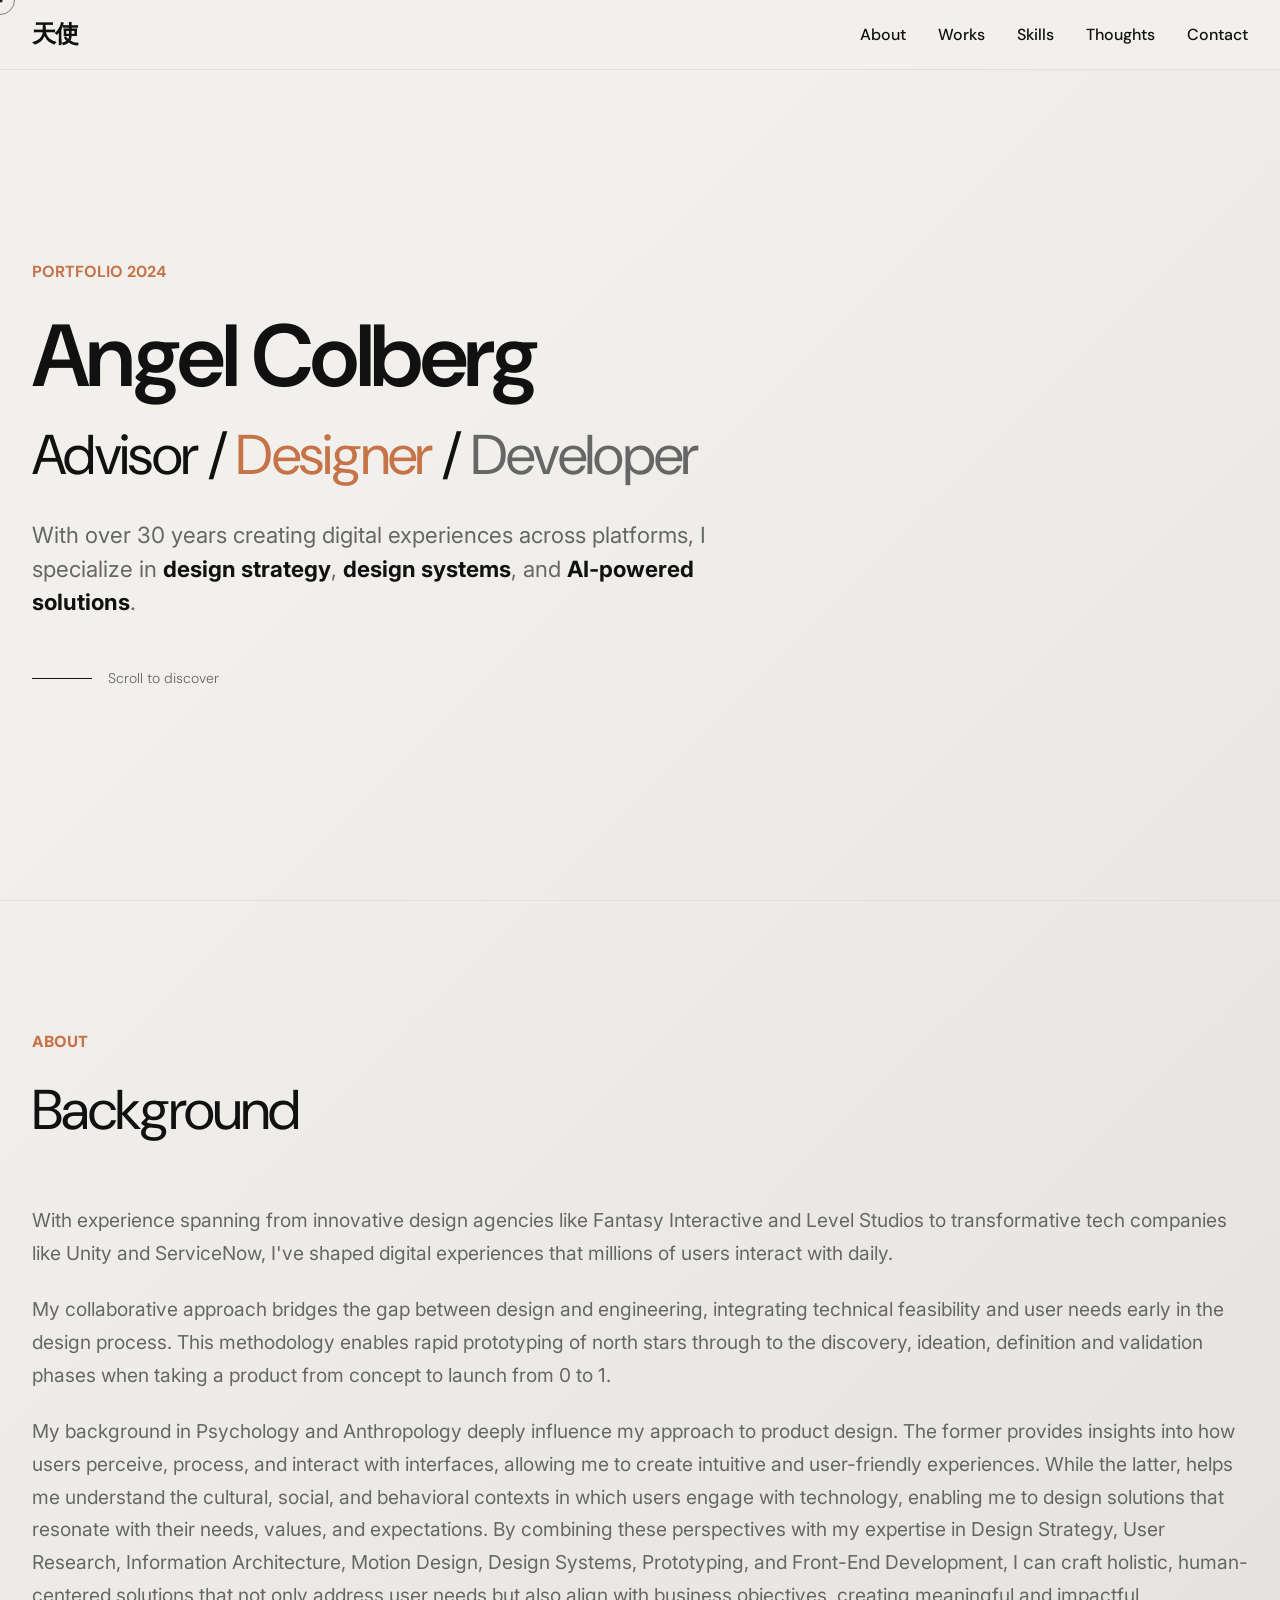
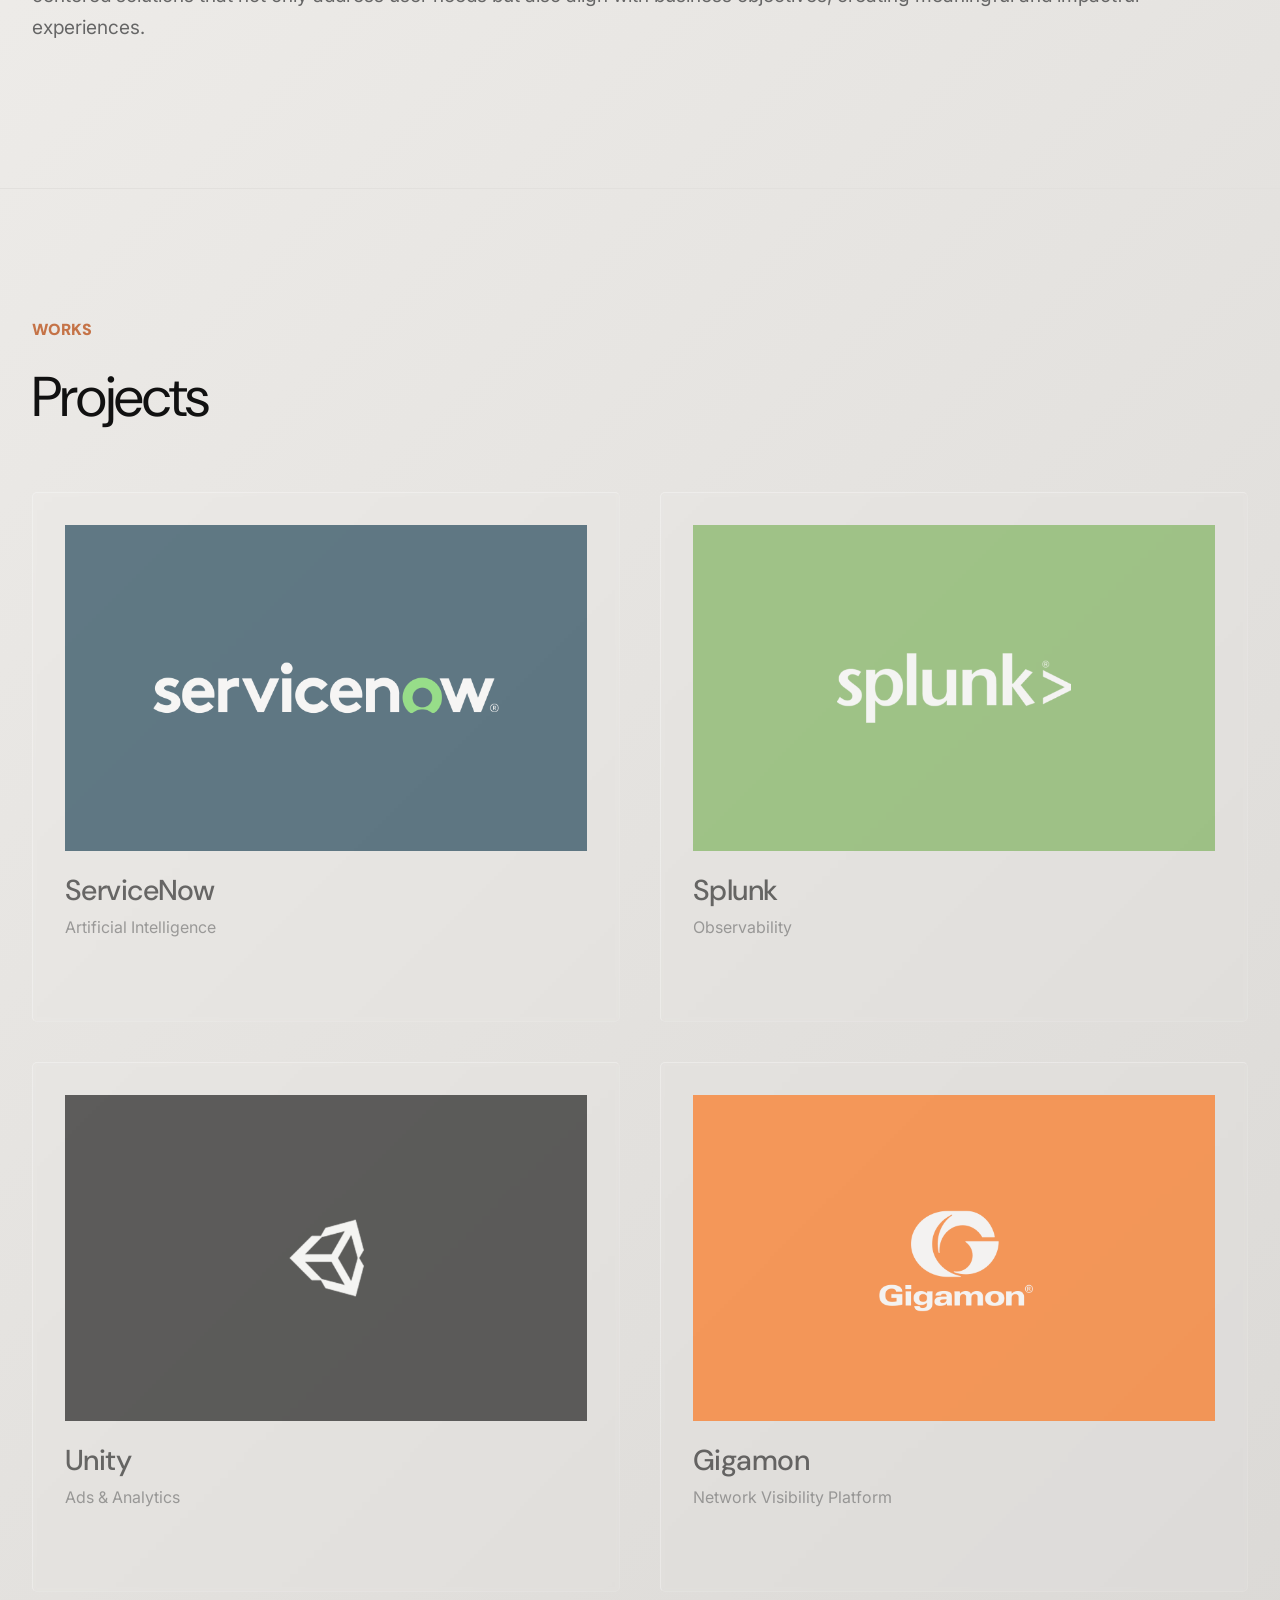
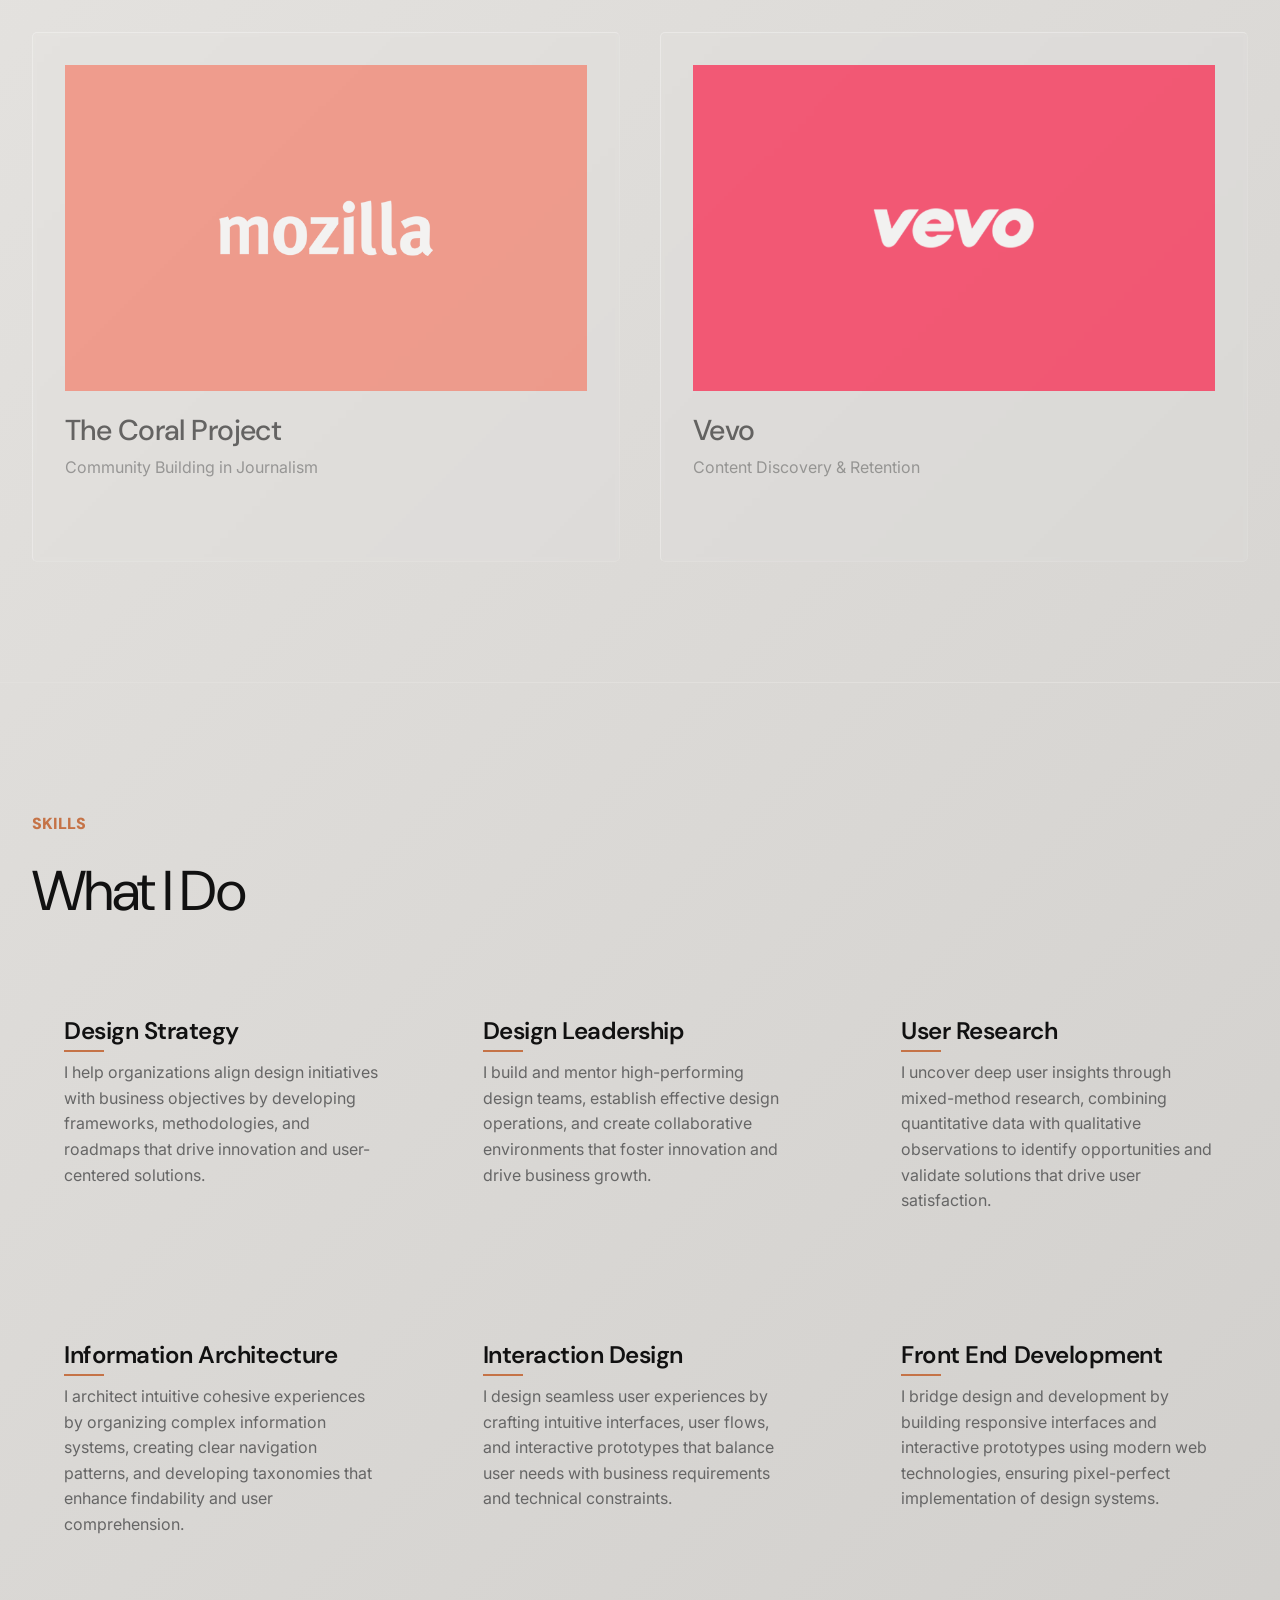
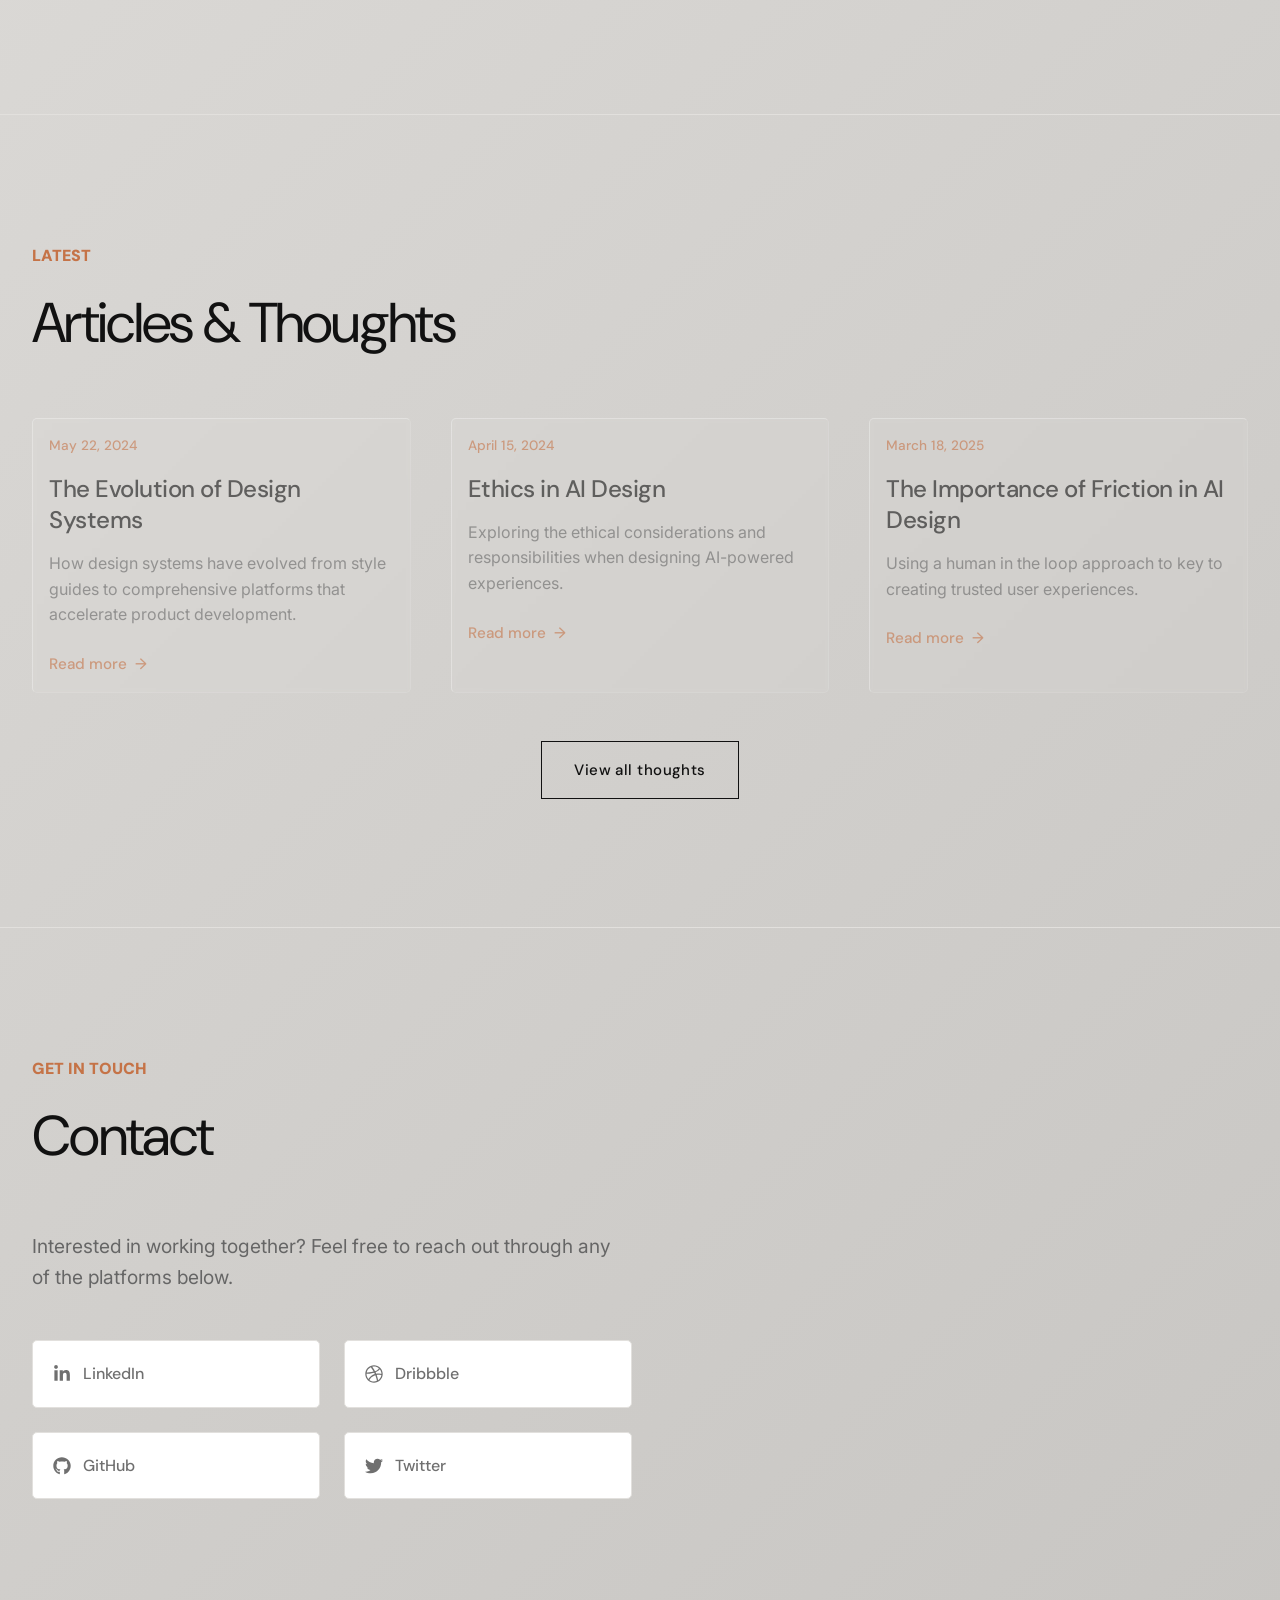
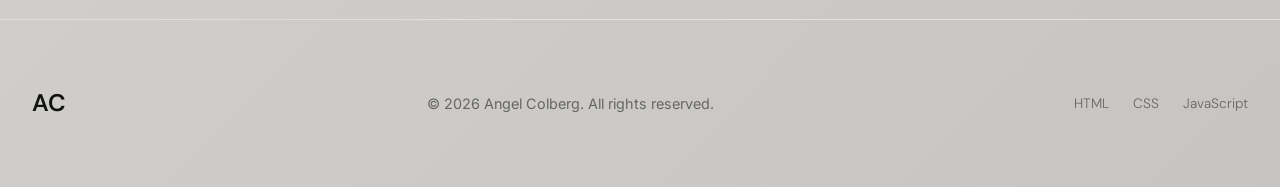
<file: index.html>
<!DOCTYPE html>
<html lang="en">
<head>
  <meta charset="utf-8">
  <meta name="viewport" content="width=device-width, initial-scale=1.0">
  <title>Angel Colberg | Advisor, Design Director & Developer</title>
  <meta name="description" content="Portfolio of Angel Colberg - UX Designer, Developer, and Director with 30+ years of experience">
  <link rel="shortcut icon" type="image/x-icon" href="images/favicon.ico">
  
  <!-- CSS -->
  <link rel="stylesheet" href="css/style.css">
  <link rel="stylesheet" href="css/glitch.css">

  <!-- Fonts -->
  <link rel="preconnect" href="https://fonts.googleapis.com">
  <link rel="preconnect" href="https://fonts.gstatic.com" crossorigin>
  <link href="https://fonts.googleapis.com/css2?family=Inter:wght@300;400;500;700&family=DM+Sans:opsz,wght@9..40,400;9..40,500;9..40,600;9..40,700&display=swap" rel="stylesheet">
</head>

<body>
  <!-- Custom cursor -->
  <div class="cursor-outer"></div>
  <div class="cursor-inner"></div>

  <header class="site-header">
    <div class="container">
      <nav>
        <a href="#" class="logo glitch">
          <div class="stack" style="--stacks: 3;">
            <span style="--index: 0;" >天使</span>
            <span style="--index: 1;" >天使</span>
            <span style="--index: 2;" >天使</span>
          </div>
        </a>
        <ul class="main-nav">
          <li><a href="#about" data-nav="about">About</a></li>
          <li><a href="#work" data-nav="work">Works</a></li>
          <li><a href="#skills" data-nav="skills">Skills</a></li>
          <li><a href="thoughts.html" data-nav="thoughts">Thoughts</a></li>
          <li><a href="#contact" data-nav="contact">Contact</a></li>
        </ul>
        <button class="menu-toggle" aria-label="Toggle menu" aria-expanded="false">
          <span></span>
          <span></span>
        </button>
      </nav>
    </div>
  </header>

  <div class="scroll-container">
    <main>
      <!-- Hero Section -->
      <section class="hero" id="home">
        <div class="container">
          <div class="hero-content animate">
            <div class="badge animate">Portfolio 2024</div>
            <h1 class="glitch">
             
              
              
              <typewriter-component class="subtitle" ispeed="200">
                Angel Colberg
              </typewriter-component>
            <h2>
              
              <span class="line animate">Advisor</span> /
              <span class="line animate delay-1 highlight">Designer</span> / 
              <span class="line animate delay-2 text-muted">Developer</span>
            </h2>
            <p class="hero-subtitle animate delay-3">
              With over 30 years creating digital experiences across platforms, 
              I specialize in <strong>design strategy</strong>, <strong>design systems</strong>, and <strong>AI-powered solutions</strong>.
            </p>
            <div class="scroll-indicator animate delay-4">
              <span class="line"></span>
              <span class="text">Scroll to discover</span>
            </div>
          </div>
        </div>
      </section>

      <!-- About Section -->
      <section class="about" id="about">
        <div class="container">
          <div class="section-header animate">
            <span class="eyebrow">About</span>
            <h2>Background</h2>
          </div>
          <div class="about-content">
            <div class="about-text">
              <p class="animate delay-1">
                With experience spanning from innovative design agencies like Fantasy Interactive and Level Studios 
                to transformative tech companies like Unity and ServiceNow, I've shaped digital experiences that millions of users interact with daily.
              </p>
              <p class="animate delay-2">
                My collaborative approach bridges the gap between design and engineering, 
                integrating technical feasibility and user needs early in the design process. 
                This methodology enables rapid prototyping of north stars through to the discovery, ideation, definition and validation phases when taking a product from concept to launch
                from 0 to 1.
              </p>
              <p class="animate delay-3">
                My background in Psychology and Anthropology deeply influence my approach to product design. 
                The former provides insights into how users perceive, process, and interact with interfaces, allowing me to create intuitive and user-friendly experiences. 
                While the latter, helps me understand the cultural, social, and behavioral contexts in which users engage with technology, enabling me to design solutions that resonate with their needs, values, and expectations.
                By combining these perspectives with my expertise in Design Strategy, User Research, Information Architecture, Motion Design, Design Systems, Prototyping, and Front-End Development, 
                I can craft holistic, human-centered solutions that not only address user needs but also align with business objectives, creating meaningful and impactful experiences.
              </p>
            </div>
          </div>
        </div>
      </section>

      <!-- Work Section -->
      <section class="work" id="work">
        <div class="container">
          <div class="section-header animate">
            <span class="eyebrow">Works</span>
            <h2>Projects</h2>
          </div>
          <div class="project-grid">
            <!-- Project 1 -->
            <article class="project-card glass animate" data-project="servicenow">
              <div class="project-card-inner">
                <div class="project-image">
                  <img src="images/logo/servicenow-full-2.png" alt="ServiceNow">
                </div>
                <div class="project-info">
                  <h3>ServiceNow</h3>
                  <p>Artificial Intelligence</p>
                  <span class="view-project">View Project <span class="arrow">→</span></span>
                </div>
              </div>
            </article>

            <!-- Project 2 -->
            <article class="project-card animate glass" data-project="splunk">
              <div class="project-card-inner">
                <div class="project-image">
                  <img src="images/logo/splunk-full-2.png" alt="Splunk">
                </div>
                <div class="project-info">
                  <h3>Splunk</h3>
                  <p>Observability</p>
                  <span class="view-project">View Project <span class="arrow">→</span></span>
                </div>
              </div>
            </article>

            <!-- Project 3 -->
            <article class="project-card animate glass" data-project="unity">
              <div class="project-card-inner">
                <div class="project-image">
                  <img src="images/projects/unity/unity-full.png" alt="Unity">
                </div>
                <div class="project-info">
                  <h3>Unity</h3>
                  <p>Ads & Analytics</p>
                  <span class="view-project">View Project <span class="arrow">→</span></span>
                </div>
              </div>
            </article>

            <!-- Project 4 -->
            <article class="project-card animate glass" data-project="gigamon">
              <div class="project-card-inner">
                <div class="project-image">
                  <img src="images/logo/giga-hero.png" alt="Gigamon">
                </div>
                <div class="project-info">
                  <h3>Gigamon</h3>
                  <p>Network Visibility Platform</p>
                  <span class="view-project">View Project <span class="arrow">→</span></span>
                </div>
              </div>
            </article>

            <!-- Project 5 -->
            <article class="project-card animate glass" data-project="mozilla">
              <div class="project-card-inner">
                <div class="project-image">
                  <img src="images/projects/mozilla/coral-full.png" alt="The Coral Project">
                </div>
                <div class="project-info">
                  <h3>The Coral Project</h3>
                  <p>Community Building in Journalism</p>
                  <span class="view-project">View Project <span class="arrow">→</span></span>
                </div>
              </div>
            </article>

            <!-- Project 6 -->
            <article class="project-card animate glass" data-project="vevo">
              <div class="project-card-inner">
                <div class="project-image">
                  <img src="images/projects/vevo/vevo-full-2.png" alt="Vevo">
                </div>
                <div class="project-info">
                  <h3>Vevo</h3>
                  <p>Content Discovery & Retention</p>
                  <span class="view-project">View Project <span class="arrow">→</span></span>
                </div>
              </div>
            </article>
          </div>
        </div>
      </section>

      <!-- Project Modal -->
      <dialog class="project-modal" id="project-modal">
        <button class="close-modal" aria-label="Close modal">&times;</button>
        <div class="modal-content">
          <div class="modal-body" id="modal-content"></div>
        </div>
      </dialog>

      <!-- Skills Section -->
      <section class="skills" id="skills">
        <div class="container">
          <div class="section-header animate">
            <span class="eyebrow">Skills</span>
            <h2>What I Do</h2>
          </div>
          <div class="skills-grid">
            <div class="skill-card animate">
              <h3>Design Strategy</h3>
              <p>I help organizations align design initiatives with business objectives by developing frameworks, methodologies, and roadmaps that drive innovation and user-centered solutions.</p>
            </div>
            <div class="skill-card animate">
              <h3>Design Leadership</h3>
              <p>I build and mentor high-performing design teams, establish effective design operations, and create collaborative environments that foster innovation and drive business growth.</p>
            </div>
            <div class="skill-card animate">
              <h3>User Research</h3>
              <p>I uncover deep user insights through mixed-method research, combining quantitative data with qualitative observations to identify opportunities and validate solutions that drive user satisfaction.</p>
            </div>
            <div class="skill-card animate">
              <h3>Information Architecture</h3>
              <p>I architect intuitive cohesive experiences by organizing complex information systems, creating clear navigation patterns, and developing taxonomies that enhance findability and user comprehension.</p>
            </div>
            <div class="skill-card animate">
              <h3>Interaction Design</h3>
              <p>I design seamless user experiences by crafting intuitive interfaces, user flows, and interactive prototypes that balance user needs with business requirements and technical constraints.</p>
            </div>
            <div class="skill-card animate">
              <h3>Front End Development</h3>
              <p>I bridge design and development by building responsive interfaces and interactive prototypes using modern web technologies, ensuring pixel-perfect implementation of design systems.</p>
            </div>
          </div>
        </div>
      </section>

      <!-- Articles Teaser Section -->
      <section class="thoughts-teaser" id="thoughts-teaser">
        <div class="container">
          <div class="section-header animate">
            <span class="eyebrow">Latest</span>
            <h2>Articles & Thoughts</h2>
          </div>
          <div class="thoughts-grid">
            <article class="article-card animate glass">
              <a href="thoughts/design-systems-evolution.html">
                <div class="article-date">May 22, 2024</div>
                <h3>The Evolution of Design Systems</h3>
                <p>How design systems have evolved from style guides to comprehensive platforms that accelerate product development.</p>
                <span class="read-more">Read more <span class="arrow">→</span></span>
              </a>
            </article>
            <article class="article-card animate glass">
              <a href="thoughts/ai-design-ethics.html">
                <div class="article-date">April 15, 2024</div>
                <h3>Ethics in AI Design</h3>
                <p>Exploring the ethical considerations and responsibilities when designing AI-powered experiences.</p>
                <span class="read-more">Read more <span class="arrow">→</span></span>
              </a>
            </article>
            <article class="article-card animate glass">
              <a href="thoughts/ux-psychology.html">
                <div class="article-date">March 18, 2025</div>
                <h3>The Importance of Friction in AI Design</h3>
                <p>Using a human in the loop approach to key to creating trusted user experiences.</p>
                <span class="read-more">Read more <span class="arrow">→</span></span>
              </a>
            </article>
          </div>
          <div class="view-all-thoughts animate">
            <a href="thoughts.html" class="btn">View all thoughts</a>
          </div>
        </div>
      </section>

      <!-- Contact Section -->
      <section class="contact" id="contact">
        <div class="container">
          <div class="section-header animate">
            <span class="eyebrow">Get in touch</span>
            <h2>Contact</h2>
          </div>
          
          <div class="contact-content animate">
            <p>Interested in working together? Feel free to reach out through any of the platforms below.</p>
            <div class="social-links">
              <a href="https://www.linkedin.com/in/angelcolberg/" target="_blank" rel="noopener" class="social-link glass">
                <svg class="icon" aria-hidden="true" focusable="false" viewBox="0 0 448 512">
                  <path fill="currentColor" d="M100.28 448H7.4V148.9h92.88zM53.79 108.1C24.09 108.1 0 83.5 0 53.8a53.79 53.79 0 0 1 107.58 0c0 29.7-24.1 54.3-53.79 54.3zM447.9 448h-92.68V302.4c0-34.7-.7-79.2-48.29-79.2-48.29 0-55.69 37.7-55.69 76.7V448h-92.78V148.9h89.08v40.8h1.3c12.4-23.5 42.69-48.3 87.88-48.3 94 0 111.28 61.9 111.28 142.3V448z"/>
                </svg>
                <span>LinkedIn</span>
              </a>
              <a href="https://dribbble.com/angelcolberg" target="_blank" rel="noopener" class="social-link glass">
                <svg class="icon" aria-hidden="true" focusable="false" viewBox="0 0 512 512">
                  <path fill="currentColor" d="M256 8C119.252 8 8 119.252 8 256s111.252 248 248 248 248-111.252 248-248S392.748 8 256 8zm163.97 114.366c29.503 36.046 47.369 81.957 47.835 131.955-6.984-1.477-77.018-15.682-147.502-6.818-5.752-14.041-11.181-26.393-18.617-41.614 78.321-31.977 113.818-77.482 118.284-83.523zM396.421 97.87c-3.81 5.427-35.697 48.286-111.021 76.519-34.712-63.776-73.185-116.168-79.04-124.008 67.176-16.193 137.966 1.27 190.061 47.489zm-230.48-33.25c5.585 7.659 43.438 60.116 78.537 122.509-99.087 26.313-186.36 25.934-195.834 25.809C62.38 147.205 106.678 92.573 165.941 64.62zM44.17 256.323c0-2.166.043-4.322.108-6.473 9.268.19 111.92 1.513 217.706-30.146 6.064 11.868 11.857 23.915 17.174 35.949-76.599 21.575-146.194 83.527-180.531 142.306C64.794 360.405 44.17 310.73 44.17 256.323zm81.807 167.113c22.127-45.233 82.178-103.622 167.579-132.756 29.74 77.283 42.039 142.053 45.189 160.638-68.112 29.013-150.015 21.053-212.768-27.882zm248.38 8.489c-2.171-12.886-13.446-74.897-41.152-151.033 66.38-10.626 124.7 6.768 131.947 9.055-9.442 58.941-43.273 109.844-90.795 141.978z"/>
                </svg>
                <span>Dribbble</span>
              </a>
              <a href="https://angelcolberg.github.io" target="_blank" rel="noopener" class="social-link glass">
                <svg class="icon" aria-hidden="true" focusable="false" viewBox="0 0 496 512">
                  <path fill="currentColor" d="M165.9 397.4c0 2-2.3 3.6-5.2 3.6-3.3.3-5.6-1.3-5.6-3.6 0-2 2.3-3.6 5.2-3.6 3-.3 5.6 1.3 5.6 3.6zm-31.1-4.5c-.7 2 1.3 4.3 4.3 4.9 2.6 1 5.6 0 6.2-2s-1.3-4.3-4.3-5.2c-2.6-.7-5.5.3-6.2 2.3zm44.2-1.7c-2.9.7-4.9 2.6-4.6 4.9.3 2 2.9 3.3 5.9 2.6 2.9-.7 4.9-2.6 4.6-4.6-.3-1.9-3-3.2-5.9-2.9zM244.8 8C106.1 8 0 113.3 0 252c0 110.9 69.8 205.8 169.5 239.2 12.8 2.3 17.3-5.6 17.3-12.1 0-6.2-.3-40.4-.3-61.4 0 0-70 15-84.7-29.8 0 0-11.4-29.1-27.8-36.6 0 0-22.9-15.7 1.6-15.4 0 0 24.9 2 38.6 25.8 21.9 38.6 58.6 27.5 72.9 20.9 2.3-16 8.8-27.1 16-33.7-55.9-6.2-112.3-14.3-112.3-110.5 0-27.5 7.6-41.3 23.6-58.9-2.6-6.5-11.1-33.3 2.6-67.9 20.9-6.5 69 27 69 27 20-5.6 41.5-8.5 62.8-8.5s42.8 2.9 62.8 8.5c0 0 48.1-33.6 69-27 13.7 34.7 5.2 61.4 2.6 67.9 16 17.7 25.8 31.5 25.8 58.9 0 96.5-58.9 104.2-114.8 110.5 9.2 7.9 17 22.9 17 46.4 0 33.7-.3 75.4-.3 83.6 0 6.5 4.6 14.4 17.3 12.1C428.2 457.8 496 362.9 496 252 496 113.3 383.5 8 244.8 8zM97.2 352.9c-1.3 1-1 3.3.7 5.2 1.6 1.6 3.9 2.3 5.2 1 1.3-1 1-3.3-.7-5.2-1.6-1.6-3.9-2.3-5.2-1zm-10.8-8.1c-.7 1.3.3 2.9 2.3 3.9 1.6 1 3.6.7 4.3-.7.7-1.3-.3-2.9-2.3-3.9-2-.6-3.6-.3-4.3.7zm32.4 35.6c-1.6 1.3-1 4.3 1.3 6.2 2.3 2.3 5.2 2.6 6.5 1 1.3-1.3.7-4.3-1.3-6.2-2.2-2.3-5.2-2.6-6.5-1zm-11.4-14.7c-1.6 1-1.6 3.6 0 5.9 1.6 2.3 4.3 3.3 5.6 2.3 1.6-1.3 1.6-3.9 0-6.2-1.4-2.3-4-3.3-5.6-2z"/>
                </svg>
                <span>GitHub</span>
              </a>
              <a href="https://twitter.com/angelcolberg" target="_blank" rel="noopener" class="social-link glass">
                <svg class="icon" aria-hidden="true" focusable="false" viewBox="0 0 512 512">
                  <path fill="currentColor" d="M459.37 151.716c.325 4.548.325 9.097.325 13.645 0 138.72-105.583 298.558-298.558 298.558-59.452 0-114.68-17.219-161.137-47.106 8.447.974 16.568 1.299 25.34 1.299 49.055 0 94.213-16.568 130.274-44.832-46.132-.975-84.792-31.188-98.112-72.772 6.498.974 12.995 1.624 19.818 1.624 9.421 0 18.843-1.3 27.614-3.573-48.081-9.747-84.143-51.98-84.143-102.985v-1.299c13.969 7.797 30.214 12.67 47.431 13.319-28.264-18.843-46.781-51.005-46.781-87.391 0-19.492 5.197-37.36 14.294-52.954 51.655 63.675 129.3 105.258 216.365 109.807-1.624-7.797-2.599-15.918-2.599-24.04 0-57.828 46.782-104.934 104.934-104.934 30.213 0 57.502 12.67 76.67 33.137 23.715-4.548 46.456-13.32 66.599-25.34-7.798 24.366-24.366 44.833-46.132 57.827 21.117-2.273 41.584-8.122 60.426-16.243-14.292 20.791-32.161 39.308-52.628 54.253z"/>
                </svg>
                <span>Twitter</span>
              </a>
            </div>
          </div>
        </div>
      </section>
    </main>

    <footer>
      <div class="container">
        <div class="footer-content">
          <div class="footer-logo">AC</div>
          <p class="footer-text">&copy; <span id="current-year"></span> Angel Colberg. All rights reserved.</p>
          <div class="tech-stack">
            <span>HTML</span>
            <span>CSS</span>
            <span>JavaScript</span>
          </div>
        </div>
      </div>
    </footer>
  </div>

  <!-- Templates for project content -->
  <template id="project-servicenow">
    <div class="project-details">
      <div class="project-header">
        <h2>ServiceNow</h2>
        <span class="subtitle">Artificial Intelligence & Design Systems</span>
      </div>
      <div class="project-gallery">
        <div class="project-image-full"><img src="images/logo/servicenow-full-2.png" alt="ServiceNow"></div>
        <div class="project-image-full"><img src="images/projects/servicenow/sb/skillbuilder-landing.png" alt="ServiceNow SkillBuilder"></div>
        <div class="project-image-full"><img src="images/projects/servicenow/sb/prompt-design-full.png" alt="ServiceNow Prompt Design"></div>
        <div class="project-image-full"><img src="images/projects/servicenow/sb/prompt run time.png" alt="ServiceNow Prompt Runtime"></div>
      </div>
      <div class="project-content">
        <div class="project-description">
          <p>Led AI research and design teams to build new AI-powered solutions. Created design patterns, research methodologies, and generative AI experiences. Working with the AI product team, I created a framework for designing conversational experiences and helped define the future direction for AI-powered experiences across ServiceNow.</p>
        </div>
        <ul class="project-meta">
          <li>
            <strong>Role</strong>
            <span>UX Design Director | AI/ML Research</span>
          </li>
          <li>
            <strong>Methods</strong>
            <span>User Research | Wireframes | Prototypes | Design Systems</span>
          </li>
          <li>
            <strong>Tools</strong>
            <span>Figma | Miro | Optimal Workshop | Sketch</span>
          </li>
        </ul>
      </div>
    </div>
  </template>

  <template id="project-splunk">
    <div class="project-details">
      <div class="project-header">
        <h2>Splunk</h2>
        <span class="subtitle">Observability Platform</span>
      </div>
      <div class="project-gallery">
        <div class="project-image-full"><img src="images/projects/splunk/rum-0.png" alt="Splunk"></div>
        <div class="project-image-full"><img src="images/projects/splunk/rum-1.png" alt="Splunk"></div>
      </div>
      <div class="project-content">
        <div class="project-description">
          <p>Directed Observability product design across Splunk. Managed frontend teams, led research efforts, and created experiences for monitoring, APM, and RUM. I helped unify the design system and created a more cohesive experience across different Splunk products, significantly improving user satisfaction and reducing learning curves.</p>
        </div>
        <ul class="project-meta">
          <li>
            <strong>Role</strong>
            <span>Principal Designer | Design Director</span>
          </li>
          <li>
            <strong>Methods</strong>
            <span>User Research | Wireframes | Prototypes | Visual Design</span>
          </li>
          <li>
            <strong>Tools</strong>
            <span>Sketch | Figma | React | HTML/CSS</span>
          </li>
        </ul>
      </div>
    </div>
  </template>
  
  <template id="project-unity">
    <div class="cursor-outer"></div>
    <div class="cursor-inner"></div>
    <div class="project-details">
      <div class="project-header">
        <h2>Unity</h2>
        <span class="subtitle">Building a Design Practice & Pattern Library</span>
      </div>
      <div class="project-content">
        <div class="project-description">
          <p>Built a design foundation and review processes for research and design while also building out both teams. Created a pattern library for Ads and Analytics teams. 
            I established design processes that brought engineers into the process earlier, leading to better alignment and more feasible solutions from the start.</p>
        </div>
        <ul class="project-meta">
          <li>
            <strong>Role</strong>
            <span>Director | UX Research and Design | Front-End Development</span>
          </li>
          <li>
            <strong>Methods</strong>
            <span>User Research | Wireframes | Flows | Mockups | Prototypes</span>
          </li>
          <li>
            <strong>Tools</strong>
            <span>Sketch | Optimal Workshop | Angular | HTML5 | JS | CSS3</span>
          </li>
        </ul>
      </div>
      <div class="project-gallery">
        <div class="project-image-full"><img src="images/projects/unity/unity-full.png" alt="Unity"></div>
        <div class="project-image-full"><img src="images/projects/unity/1.png" alt="Unity"></div>
      </div>

    </div>
  </template>
  
  <template id="project-gigamon">
    <div class="project-details">
      <div class="project-header">
        <h2>Gigamon</h2>
        <span class="subtitle">Network Visibility Platform</span>
      </div>
      <div class="project-gallery">
        <div class="project-image-full"><img src="images/projects/gigamon/giga-topology-v0-hero-3.png" alt="Gigamon"></div>
        <div class="project-image-full"><img src="images/projects/gigamon/3-giga-screens.png" alt="Gigamon Screens"></div>
        <div class="project-image-full"><img src="images/projects/gigamon/2-Screens-gigamon-1.png" alt="Gigamon Dashboard"></div>
        <div class="project-image-full"><img src="images/projects/gigamon/2-Screens-gigamon-3.png" alt="Gigamon Network View"></div>
      </div>
      <div class="project-content">
        <div class="project-description">
          <p>Designed network visibility and monitoring tools. Developed interactive dashboards for network analysis and security. I created a new visualization system for complex network topologies that helped administrators quickly identify problems and threats, reducing mean time to resolution by 40%.</p>
        </div>
        <ul class="project-meta">
          <li>
            <strong>Role</strong>
            <span>Design Lead | UX Designer</span>
          </li>
          <li>
            <strong>Methods</strong>
            <span>User Research | Wireframes | Prototypes | Visual Design</span>
          </li>
          <li>
            <strong>Tools</strong>
            <span>Sketch | Figma | HTML/CSS | JavaScript</span>
          </li>
        </ul>
      </div>
    </div>
  </template>
  
  <template id="project-mozilla">
    <div class="project-details">
      <div class="project-header">
        <h2>The Coral Project</h2>
        <span class="subtitle">Community Building in Journalism</span>
      </div>
      <div class="project-gallery">
        <div class="project-image-full"><img src="images/projects/mozilla/coral-full.png" alt="The Coral Project"></div>
        <div class="project-image-full"><img src="images/projects/mozilla/1.png" alt="The Coral Project"></div>
      </div>
      <div class="project-content">
        <div class="project-description">
          <p>Building better communities in journalism through open-source tools that help publishers build and maintain relationships with their audiences. I designed moderation tools that reduced the workload for community managers while maintaining high quality standards for discourse.</p>
        </div>
        <ul class="project-meta">
          <li>
            <strong>Role</strong>
            <span>Lead Designer</span>
          </li>
          <li>
            <strong>Methods</strong>
            <span>User Research | Information Architecture | Visual Design</span>
          </li>
          <li>
            <strong>Tools</strong>
            <span>Sketch | React | HTML/CSS</span>
          </li>
        </ul>
      </div>
    </div>
  </template>
  
  <template id="project-vevo">
    <div class="project-details">
      <div class="project-header">
        <h2>Vevo</h2>
        <span class="subtitle">Content Discovery & Retention</span>
      </div>
      <div class="project-gallery">
        <div class="project-image-full"><img src="images/projects/vevo/vevo-full-2.png" alt="Vevo"></div>
        <div class="project-image-full"><img src="images/projects/vevo/6.png" alt="Vevo Interface"></div>
        <div class="project-image-full"><img src="images/projects/vevo/5.png" alt="Vevo Mobile"></div>
        <div class="project-image-full"><img src="images/projects/vevo/10.png" alt="Vevo Navigation"></div>
        <div class="project-image-full"><img src="images/projects/vevo/2.jpg" alt="Vevo Design"></div>
      </div>
      <div class="project-content">
        <div class="project-description">
          <p>IA refactor around retention and recommendations to improve user engagement and content discovery. By restructuring the content hierarchy and improving the recommendation algorithm, we increased average session duration by 22% and improved content discovery metrics significantly.</p>
        </div>
        <ul class="project-meta">
          <li>
            <strong>Role</strong>
            <span>Information Architect | UX Designer</span>
          </li>
          <li>
            <strong>Methods</strong>
            <span>Information Architecture | User Research | A/B Testing</span>
          </li>
          <li>
            <strong>Tools</strong>
            <span>Sketch | HTML/CSS | JavaScript</span>
          </li>
        </ul>
      </div>
    </div>
  </template>

  <!-- Script -->
  <script type="module" src="js/main.js"></script>
  <script type="module" src="js/typewriter.js"></script>
</body>
</html>
</file>
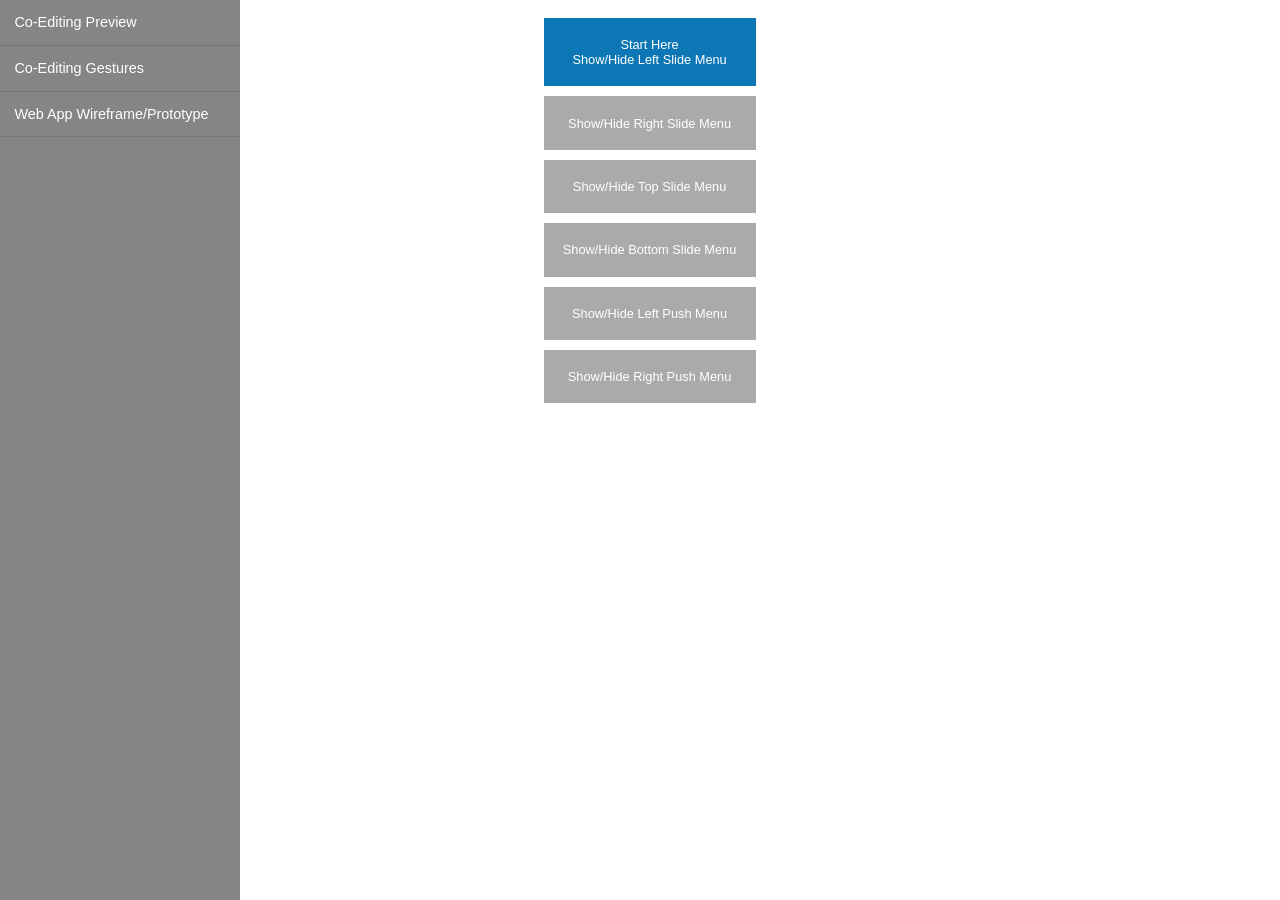
<file: assets/prototypes/cloudon/index.html>
<!doctype html>
<html>
<head>
<meta charset="UTF-8">
<title>Prototypes</title>
<link rel="stylesheet" type="text/css" href="Co-editing/css/component-panels.css" />
		<script src="Co-editing/modules/PageTransitions/js/modernizr.custom.js"></script>
</head>

<body class="cbp-spmenu-push">
		<nav class="cbp-spmenu cbp-spmenu-vertical cbp-spmenu-left" id="cbp-spmenu-s1">
			<a href="Co-editing/_pre-co-edit.html">Co-Editing Preview</a>
            
            <a href="Co-editing/index2.html">Co-Editing Gestures</a>
            <a href="Co-editing/index.html">Web App Wireframe/Prototype</a>
		</nav>
		<nav class="cbp-spmenu cbp-spmenu-vertical cbp-spmenu-right" id="cbp-spmenu-s2">
			
		</nav>
		<nav class="cbp-spmenu cbp-spmenu-horizontal cbp-spmenu-top" id="cbp-spmenu-s3">

		</nav>
		<nav class="cbp-spmenu cbp-spmenu-horizontal cbp-spmenu-bottom" id="cbp-spmenu-s4">
			
					
		</nav>
<div class="container">
			<div class="main home">
				<section>
					
					<!-- Class "cbp-spmenu-open" gets applied to menu -->
					
                    <button id="showLeft">Start Here</br>Show/Hide Left Slide Menu</button>
					<button id="showRight">Show/Hide Right Slide Menu</button>
					<button id="showTop">Show/Hide Top Slide Menu</button>
					<button id="showBottom">Show/Hide Bottom Slide Menu</button>
                   
				</section>
				<section class="buttonset">
					
					<!-- Class "cbp-spmenu-open" gets applied to menu and "cbp-spmenu-push-toleft" or "cbp-spmenu-push-toright" to the body -->
					<button id="showLeftPush">Show/Hide Left Push Menu</button>
					<button id="showRightPush">Show/Hide Right Push Menu</button>
                    
				</section>
</div>
</div>
		<!-- Classie - class helper functions by @desandro https://github.com/desandro/classie -->
		<script src="Co-editing/js/classie.js"></script>
		<script>
			var menuLeft = document.getElementById( 'cbp-spmenu-s1' ),
				menuRight = document.getElementById( 'cbp-spmenu-s2' ),
				menuTop = document.getElementById( 'cbp-spmenu-s3' ),
				menuBottom = document.getElementById( 'cbp-spmenu-s4' ),
				showLeft = document.getElementById( 'showLeft' ),
				showRight = document.getElementById( 'showRight' ),
				showTop = document.getElementById( 'showTop' ),
				showBottom = document.getElementById( 'showBottom' ),
				showLeftPush = document.getElementById( 'showLeftPush' ),
				showRightPush = document.getElementById( 'showRightPush' ),
				body = document.body;

			showLeft.onclick = function() {
				classie.toggle( this, 'active' );
				classie.toggle( menuLeft, 'cbp-spmenu-open' );
				disableOther( 'showLeft' );
			};
			showRight.onclick = function() {
				classie.toggle( this, 'active' );
				classie.toggle( menuRight, 'cbp-spmenu-open' );
				disableOther( 'showRight' );
			};
			showTop.onclick = function() {
				classie.toggle( this, 'active' );
				classie.toggle( menuTop, 'cbp-spmenu-open' );
				disableOther( 'showTop' );
			};
			showBottom.onclick = function() {
				classie.toggle( this, 'active' );
				classie.toggle( menuBottom, 'cbp-spmenu-open' );
				disableOther( 'showBottom' );
			};
			showLeftPush.onclick = function() {
				classie.toggle( this, 'active' );
				classie.toggle( body, 'cbp-spmenu-push-toright' );
				classie.toggle( menuLeft, 'cbp-spmenu-open' );
				disableOther( 'showLeftPush' );
			};
			showRightPush.onclick = function() {
				classie.toggle( this, 'active' );
				classie.toggle( body, 'cbp-spmenu-push-toleft' );
				classie.toggle( menuRight, 'cbp-spmenu-open' );
				disableOther( 'showRightPush' );
			};

			function disableOther( button ) {
				if( button !== 'showLeft' ) {
					classie.toggle( showLeft, 'disabled' );
				}
				if( button !== 'showRight' ) {
					classie.toggle( showRight, 'disabled' );
				}
				if( button !== 'showTop' ) {
					classie.toggle( showTop, 'disabled' );
				}
				if( button !== 'showBottom' ) {
					classie.toggle( showBottom, 'disabled' );
				}
				if( button !== 'showLeftPush' ) {
					classie.toggle( showLeftPush, 'disabled' );
				}
				if( button !== 'showRightPush' ) {
					classie.toggle( showRightPush, 'disabled' );
				}
			}
		</script>
        <script src="https://ajax.googleapis.com/ajax/libs/jquery/1.9.1/jquery.min.js"></script>
		<script>
        $(document).ready(function(e) {
            $("#showLeft").trigger('click');
        });
        </script>
</body>
</html>
</file>
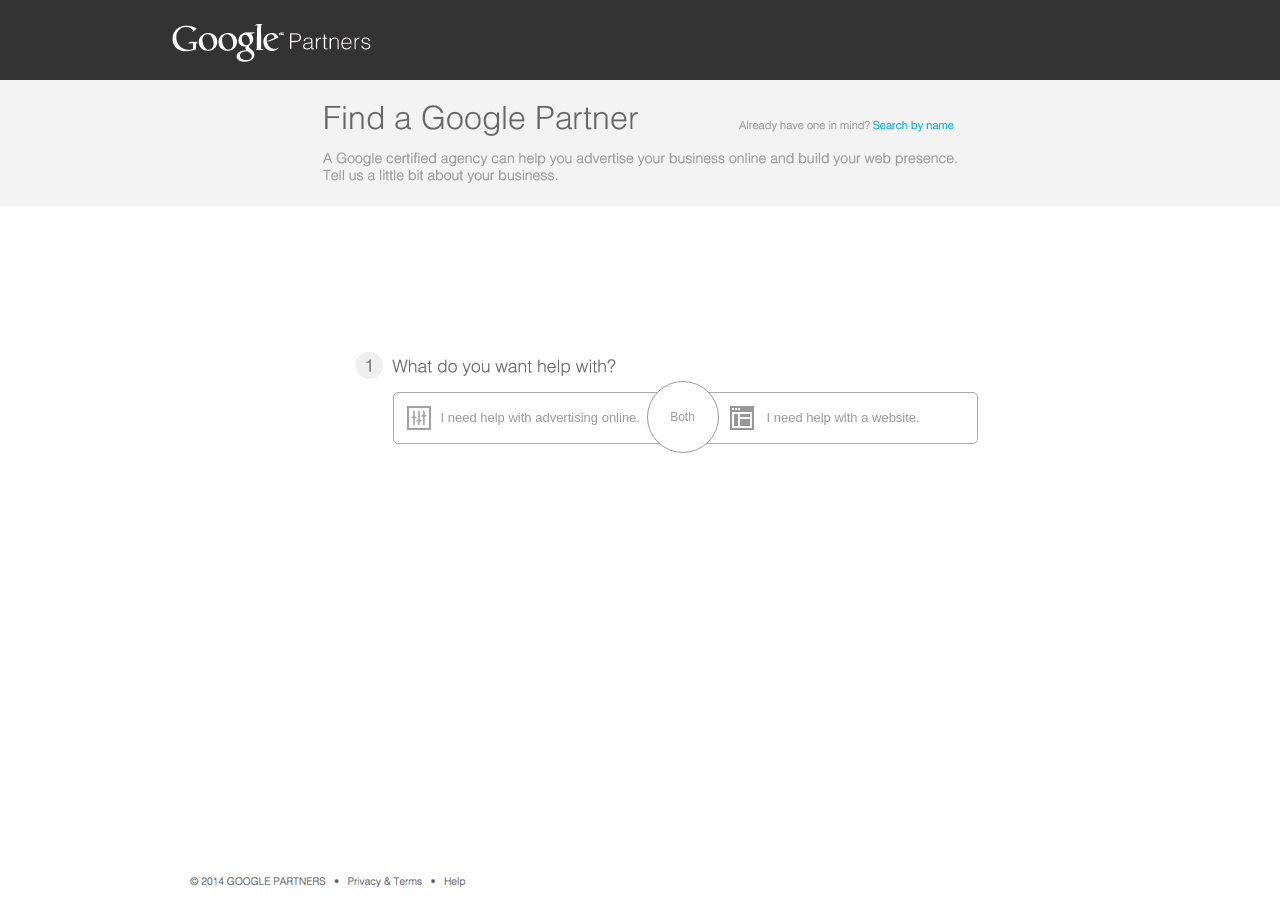
<file: assets/prototypes/fi-gps-2/index.html>
<!DOCTYPE html>
<html>
<head>
    <title>Google.Partners</title>
    <meta charset="utf-8" />
    <link rel="stylesheet" href="v7/css/style.css" media="all" />
    <link rel="stylesheet" href="v7/css/jquery.select.css" media="all" />
    <script src="v7/js/jquery.js"></script>
    <script src="v7/js/jquery.easing.js"></script>
    <script src="v7/js/jquery.select.js"></script>
    <script src="v7/js/script.js"></script>
</head>
<body>

<div class="page">

    <header>
        <div class="logo"></div>
    </header>
    <div class="subheader"></div>

    <section class="one">

        <div class="choose">
        	<div class="button-both" >Both</div>
            <div class="checkbox checkbox_1" data-help="adv">
                <i class="icon"></i>
                I need help with advertising online. 
                
            </div>
            <div class="checkbox checkbox_2" data-help="web">
                <i class="icon"></i>
                I need help with a website. 
                
            </div>
        </div>

        <div class="more">
            <div class="field field_url">
            <div class="url-tooltip"></div>
                <i class="icon"></i>
                <input type="url" placeholder="e.g., www.yourwebsite.com" />
            </div>
            <div class="field field_location">
                <i class="icon"></i>
                <input type="text" placeholder="United States" />
            </div>
            <div class="invalid-input"></div>
            <div class="button-default">View <b>32</b> Matching Partners</div>
        </div>

    <footer></footer>
    </section>

    <section class="two">
        <div class="head">
            <div class="main-head">
                
                <div class="head-count">
                    <b>32</b> results
                </div>
                <div class="search-name"></div>
            </div>
        </div>
        <div class="wrapper">
        
            <div class="no-found">
                <div class="no-found-title">No Partners were found.</div>
                Unfortunately, we were not able to find any Partners matching <b>"Lorem Inpsum"</b>. You can either search for another Partner or <a href="#">take our questionnaire</a> to find a Partner that fits your needs.
            </div>
            
            <div class="items">
            <span class="sort"></span>
            <a href="#" class="search-link"></a>
            </div>
            <a href="#" class="back-to-top"></a>
        </div>
        <div class="sidebar">
            <a href="#" class="close"></a>
            <div class="checkbox checkbox_1" data-help="adv">
                <i class="icon"></i>
                Advertising
                <i class="checked"></i>
            </div>
            <div class="checkbox checkbox_2" data-help="web">
                <i class="icon"></i>
                A Website
                <i class="checked"></i>
            </div>
            <div class="field field_url">
                <i class="icon"></i>
                <input type="url" placeholder="http://companyname.com" />
            </div>
            <div class="field field_location">
                <i class="icon"></i>
                <input type="text" placeholder="United States" />
            </div>
            <div class="budget">
                <select class="select">
                    <option value="0">Not Sure</option>
                    <option value="1-500">$1 - $500</option>
                    <option value="501-1500">$501 - $1,500</option>
                    <option value="1501-2500">$1,501 - $2,500</option>
                    <option value="2501-1000000">$2,500+</option>
                </select>
            </div>
        </div>

        <!-- <footer></footer> -->
    </section>

    <section class="three">
        <div class="wrapper">
            <div class="column-one">
                <div class="title">MediaTrax, LLC</div>
                <div class="three__address"></div>
                <div class="three__site"></div>
                <div class="three__email"></div>
                <a href="#" class="contact"></a>
            </div>
            <div class="column-two">
                <div class="three__details">
                    <!--div class="three__details__overlay"></div>
                    <div class="three__budget">$500</div-->
                </div>
                <div class="three__about"></div>
                <div class="three__services"></div>
                <div class="three__portfolio">
                    <div class="six-link six-link_1"></div>
                    <div class="six-link six-link_2"></div>
                    <div class="six-link six-link_3"></div>
                </div>
            </div>
        </div>
        <div class="prev"></div>
        <div class="next"></div>
        <div class="return"></div>
        <footer></footer>
    </section>

    <section class="six">
        <div class="close"></div>
        <div class="six-contact"></div>
    </section>

    <section class="four">
        <a href="#" class="close"></a>
        <form action="#">
            <div class="field field_1"><input type="text" placeholder="Jonh" /></div>
            <div class="field field_2"><input type="text" placeholder="Smith" /></div>
            <div class="field field_3 field_email"><input type="text" placeholder="john.smith@company.com" /></div>
            <div class="field field_4"><input type="text" placeholder="(123) 456 - 7890" /></div>
            <div class="notification">
                <select class="four-select">
                    <option value="0">By email</option>
                    <option value="1">By phone</option>
                </select>
            </div>
            <div class="field field_5">
                <textarea cols="30" rows="10" placeholder="Tell us more about your business so Media Trax, LLC can better help you. E.g., your industry, advertising needs and goals (optional)"></textarea>
            </div>
        </form>
        <section class="five">
            <a href="#" class="search-again"></a>
        </section>
        <div class="four-panel">
            <a href="#" class="button-request"></a>
        </div>
    </section>

    <div class="overlay"></div>

</div>

</body>
</html>
</file>
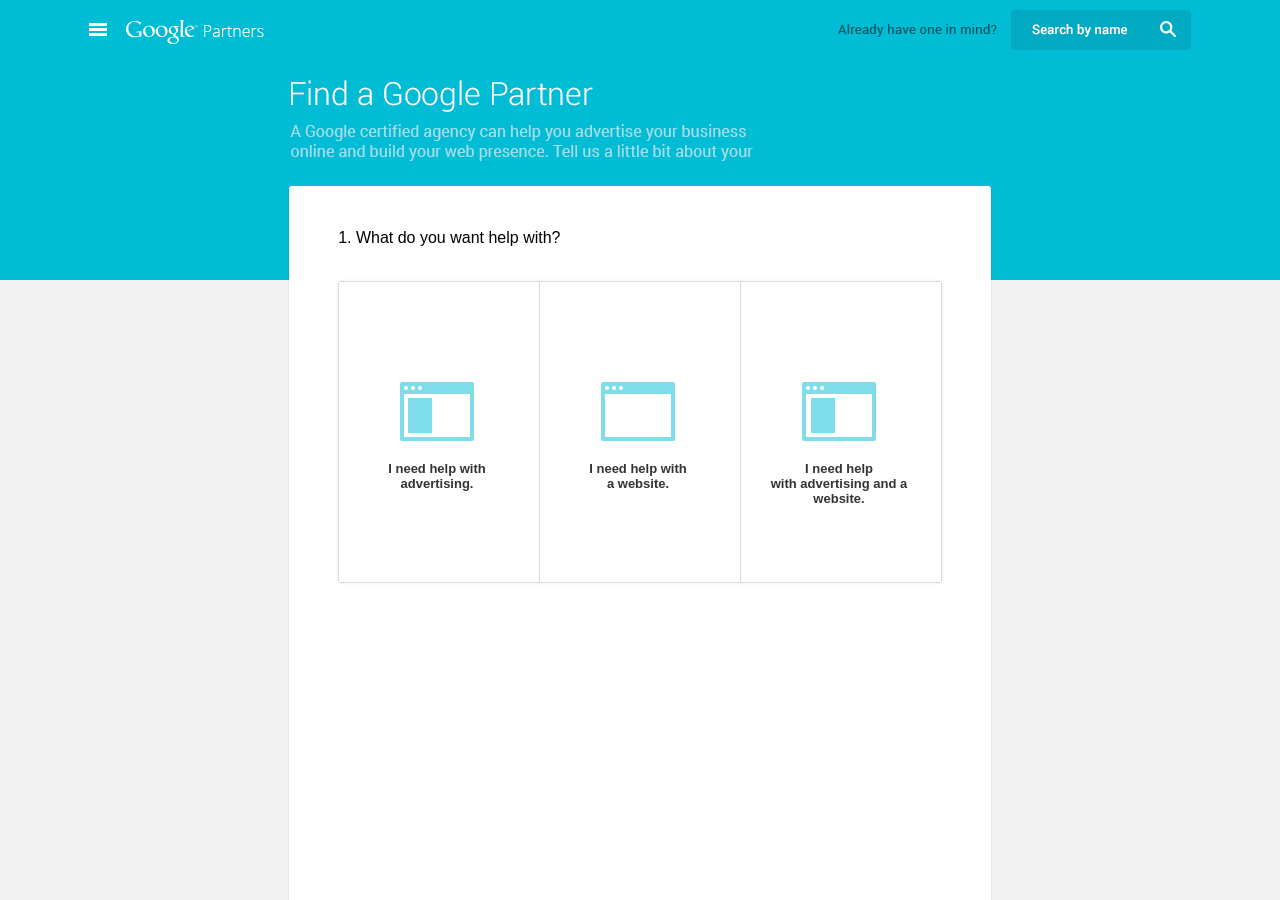
<file: assets/prototypes/fi-gps-3/index.html>
<!DOCTYPE html>
<html>
<head>
    <title>Google.Partners</title>
    <meta charset="utf-8" />
    <link rel="stylesheet" href="v7/css/style.css" media="all" />
    <link rel="stylesheet" href="v7/css/jquery.select.css" media="all" />
    <script src="v7/js/jquery.js"></script>
    <script src="v7/js/jquery.easing.js"></script>
    <script src="v7/js/jquery.select.js"></script>
    <script src="v7/js/script.js"></script>
</head>
<body>

<div class="page">
        <div class="sidebar">
            
            
            
            <div class="side-w">
                <div class="side1">
                   <a href="#" class="close"></a>
                   <a href="#" class="mysearch"></a>
            </div>
                
            
            
            
            
            <div class="side2">
            <a href="#" class="back"></a>
             <a href="#" class="close"></a>
            <div class="checkbox checkbox_1" data-help="adv">
                
                Advertising
                <i class="checked"></i>
            </div>
            <div class="checkbox checkbox_2" data-help="web">
               
                A Website
                <i class="checked"></i>
            </div>
            <div class="checkbox checkbox_3" data-help="both">
               
                Both
                <i class="checked"></i>
            </div>
            <div class="field field_url">
                <i class="icon"></i>
                <input type="url" placeholder="http://companyname.com" />
            </div>
            <div class="field field_location">
                <i class="icon"></i>
                <input type="text" placeholder="United States" />
            </div>
            <div class="budget">
                <select class="select">
                    <option value="0">Not Sure</option>
                    <option value="1-500">$1 - $500</option>
                    <option value="501-1500">$501 - $1,500</option>
                    <option value="1501-2500">$1,501 - $2,500</option>
                    <option value="2501-1000000">$2,500+</option>
                </select>
            </div>
            
            <div class="update">Save Changes</div>
            </div>
            
            </div>
            
            
        </div>
        
    <header id="header">
        <div class="logo"></div>
    </header>
    <div class="subheader"></div>

    <section class="one">

        <div class="choose">
        <h2 class="gps-questions gps-question-1">1. What do you want help with?</h2>
        	<div class="checkboxes">
            <div class="checkbox checkbox_1" data-help="adv">
            <div class="upper">
                <i class="icon"></i>
                I need help with <br /><span class="underline">advertising</span>. 
                <i class="unchecked1"></i>
                </div> 
                <div class="lower">Advertising<i class="checked"></i><i class="unchecked"></i></div>  
            </div>
            
            <div class="checkbox checkbox_2" data-help="web">
            <div class="upper">
                <i class="icon"></i>
                I need help with <br /><span class="underline">a website</span>. 
                <i class="unchecked1"></i>               
            </div>
            <div class="lower">Website<i class="checked"></i><i class="unchecked"></i></div>
            </div>
            <div class="checkbox checkbox_3" data-help="both">
            <div class="upper">
            <i class="icon"></i>
            I need help<br /> with advertising and a website.
            <i class="unchecked1"></i>
            </div>
            <div class="lower">Both<i class="checked"></i><i class="unchecked"></i></div>
            </div>
            
            </div>
        </div>

        <div class="more"><div class="url-tooltip">Knowing your website helps refine search results. We won't use this information for any other purpose.</div>
        
            <div class="field field_url">
            <h2 class="gps-questions gps-question-2">2. What's your website?</h2>
                <i class="icon"></i>
                <input type="url" placeholder="e.g., www.yourwebsite.com" />
            </div>
            
            <div class="field field_location">
            <h2 class="gps-questions gps-question-3">3. Where are you located?</h2>
                <i class="icon"></i>
                <input type="text" placeholder="United States" />
            </div>
            <div class="invalid-input"></div>
            
            <div class="button-default">View <b>32</b> matching Google Partners</div>
        </div>

    
    </section>

    <section class="two">
        <div class="head">
            <div class="main-head">
                
                <div class="head-count">
                    <b>32</b> matching Google Partners
                </div>
            <span class="sort"></span>
            <span class="search-link"></span>
                <div class="search-name"></div>
            </div>
        </div>
        <div class="wrapper">
        
            <div class="no-found">
                <div class="no-found-title">No Partners were found.</div>
                Unfortunately, we were not able to find any Partners matching <b>"Lorem Inpsum"</b>. You can either search for another Partner or <a href="#">take our questionnaire</a> to find a Partner that fits your needs.
            </div>
            
            <div class="items">

            </div>
            <a href="#" class="back-to-top"></a>
        </div>


        <!--  -->
    </section>

    <section class="three">
        <div class="wrapper clearfix">
            <div class="column-one">
                <div class="title">MediaTrax, LLC</div>
                <div class="three__address"></div>
                <div class="three__site"></div>
                <div class="three__email"></div>
                <a href="#" class="contact"></a>
            </div>
            <div class="column-two">






            </div>
        </div>
        <div class="prev"></div>
        <div class="next"></div>
        <div class="return"></div>
        
    </section>

    <section class="six">
        <div class="close"></div>
        <div class="six-contact"></div>
    </section>

    <section class="four">
        <a href="#" class="close"></a>
        <form action="#">
            <div class="field field_1"><input type="text" placeholder="Jonh" /></div>
            <div class="field field_2"><input type="text" placeholder="Smith" /></div>
            <div class="field field_3 field_email"><input type="text" placeholder="john.smith@company.com" /></div>
            <div class="field field_4"><input type="text" placeholder="(123) 456 - 7890" /></div>
            <div class="notification">
                <select class="four-select">
                    <option value="0">By email</option>
                    <option value="1">By phone</option>
                </select>
            </div>
            <div class="field field_5">
                <textarea cols="30" rows="10" placeholder="Tell us more about your business so Media Trax, LLC can better help you. E.g., your industry, advertising needs and goals (optional)"></textarea>
            </div>
        </form>
        <section class="five">
            <a href="#" class="search-again"></a>
        </section>
        <div class="four-panel">
            <a href="#" class="button-request"></a>
        </div>
    </section>

    <div class="overlay"></div>

</div>

</body>
</html>
</file>
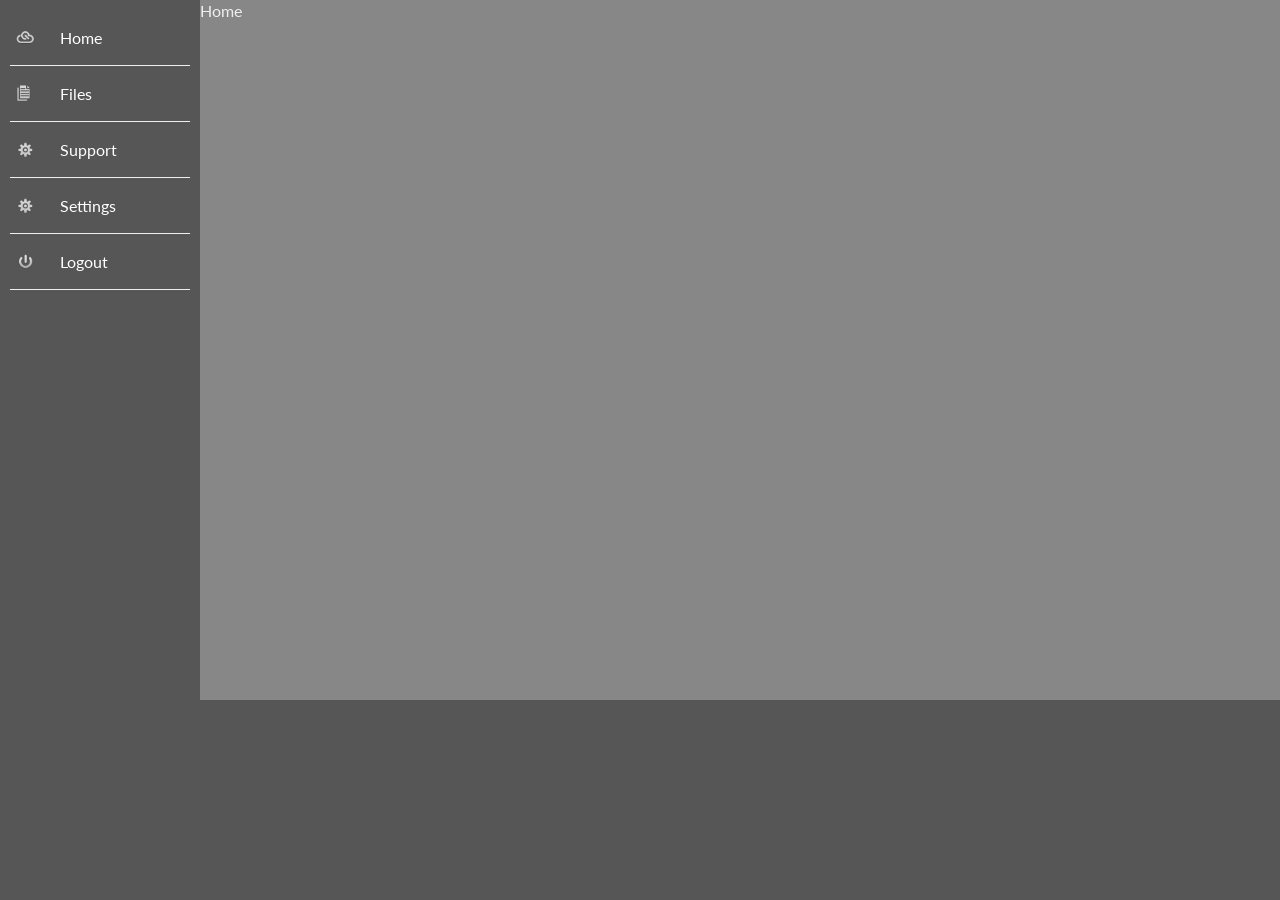
<file: assets/prototypes/cloudon/Base/index.html>
<!doctype html>
<!--[if lt IE 7]>      <html class="no-js lt-ie9 lt-ie8 lt-ie7"> <![endif]-->
<!--[if IE 7]>         <html class="no-js lt-ie9 lt-ie8"> <![endif]-->
<!--[if IE 8]>         <html class="no-js lt-ie9"> <![endif]-->
<!--[if gt IE 8]><!--> <html class="no-js"> <!--<![endif]-->
<html>
<script type="text/javascript" language="javascript" >
function overlay() {
	el = document.getElementById("overlay");
	el.style.visibility = (el.style.visibility == "visible") ? "hidden" : "visible";
	
	
}
</script>
<head>
<meta charset="UTF-8">
<title>CloudOn Base</title>
    <link rel="stylesheet" href="css/normalize.min.css">
    <link rel="stylesheet" href="css/base.css">

    <!--[if lt IE 9]>
        <script src="js/html5-3.6-respond-1.1.0.min.js"></script>
    <![endif]-->
</head>

<body>

<div class="wrapper">

    <nav class="leftnav clearfix">
        <ul>
            <li><a href="_home.html" class="home">Home</a></li>
            <li><a href="_files.html" class="files">Files</a></li>
            <li><a href="_support.html" class="settings">Support</a></li>
            <li><a href="_settings.html" class="settings">Settings</a></li>
            <li><a href="#" class="logout">Logout</a></li>
        </ul>
    </nav>
	
    <main id="main">
    
        <section id="content">
        </section>

    </main>
    
    
 </div>   <!-- /wrapper -->
  
 <div id="overlay">
 	<div class="dialog">
         <header><h2>Dialog Title</h2></header>
         <div>
         hello
         </div>
         <footer class="footer"><a href="#" class="close">close</a></footer>
     </div>
 </div>  
    
<script src="http://ajax.googleapis.com/ajax/libs/jquery/1.9.1/jquery.min.js"></script>
<script>window.jQuery || document.write('<script src="js/jquery-1.9.1.min.js"><\/script>')</script>

<script language="javascript" type="text/javascript">
$(document).ready(function() {
	
	$(".logout, .close").on('click', function(event){
			if ($("#overlay").is(":visible")) {
				$("#overlay").hide();
			} else {
				$("#overlay").show();
			}
		event.preventDefault();
	});
var $loadblob = "<div id='loader'><div id='floatingBarsG'><div class='blockG' id='rotateG_01'></div><div class='blockG' id='rotateG_02'></div><div class='blockG' id='rotateG_03'></div><div class='blockG' id='rotateG_04'></div><div class='blockG' id='rotateG_05'></div><div class='blockG' id='rotateG_06'></div><div class='blockG' id='rotateG_07'></div><div class='blockG' id='rotateG_08'></div></div></div>"

	$("#content").html($loadblob).load("_home.html", function() {		
		$("#content").hide().fadeIn(200);	
		
		$pageId = $(this).find($("section")).attr("id");
		$('a.menu').trigger('click');			
	});



	$("nav.leftnav ul li a").click( function(event){
		$nlink = $(this).attr('href');
		
		$("nav li a").removeClass('active');
		$(this).addClass('active');
		
		$("#content").html($loadblob).load($nlink, function() {
			$pageId = $(this).find($("section")).attr("id"); 
			$("#content").hide().fadeIn(200);
	});	

		event.preventDefault();	
	  
	});
	
});	
</script> 

</body>
</html>
</file>
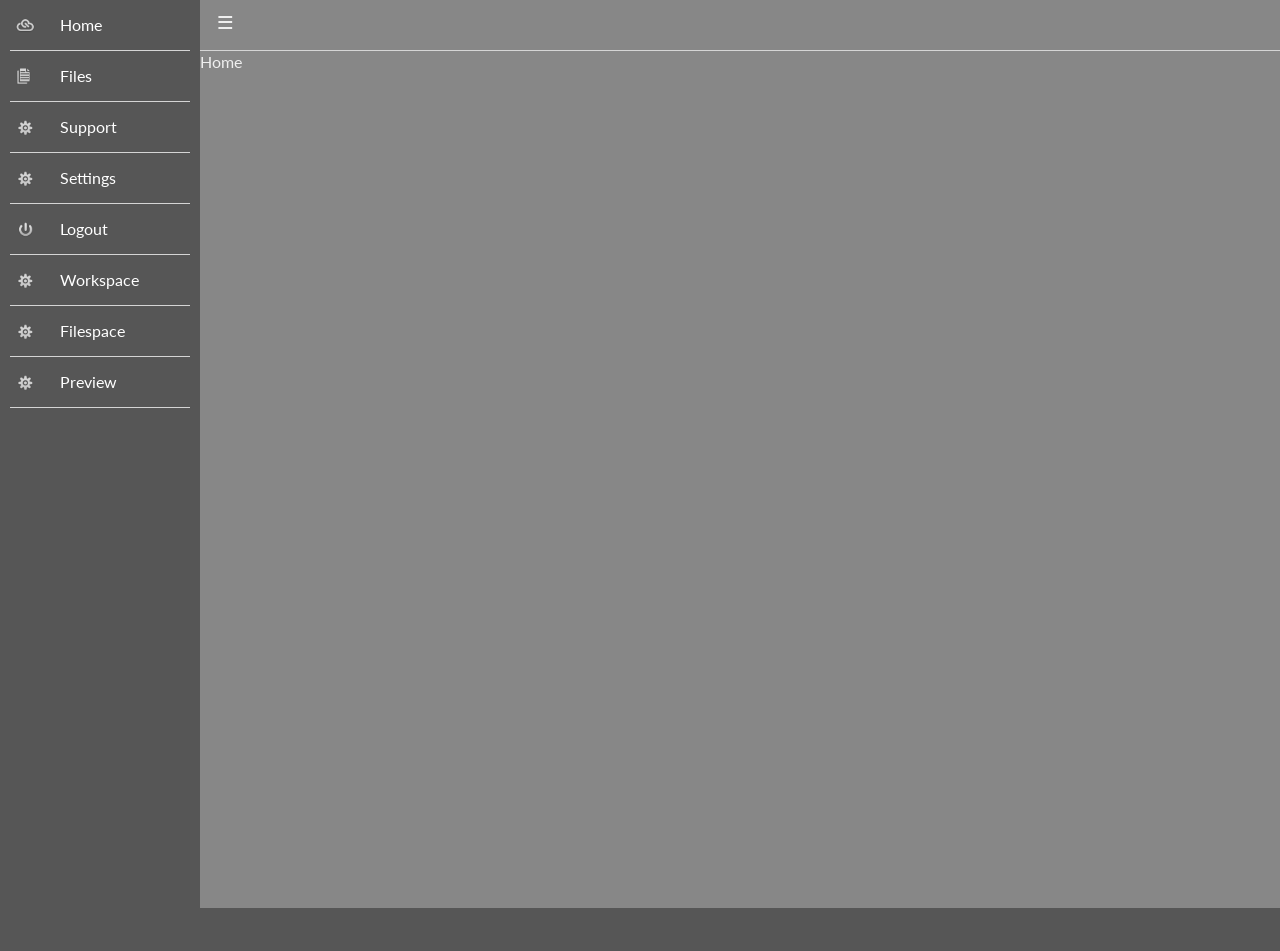
<file: assets/prototypes/cloudon/Co-editing/index.html>
<!doctype html>
<!--[if lt IE 7]>      <html class="no-js lt-ie9 lt-ie8 lt-ie7"> <![endif]-->
<!--[if IE 7]>         <html class="no-js lt-ie9 lt-ie8"> <![endif]-->
<!--[if IE 8]>         <html class="no-js lt-ie9"> <![endif]-->
<!--[if gt IE 8]><!--> <html class="no-js"> <!--<![endif]-->
<html>
<!--link rel="stylesheet" href="http://code.jquery.com/mobile/1.3.1/jquery.mobile-1.3.1.min.css" /-->
<script type="text/javascript" language="javascript" >
function overlay() {
	el = document.getElementById("overlay");
	el.style.visibility = (el.style.visibility == "visible") ? "hidden" : "visible";
}


</script>
<head>
<meta charset="UTF-8">
<title>CloudOn Base</title>
    <link rel="stylesheet" href="css/normalize.min.css">
    <link rel="stylesheet" href="css/base.css">

    <!--[if lt IE 9]>
        <script src="js/html5-3.6-respond-1.1.0.min.js"></script>
    <![endif]-->
</head>

<body>

<div class="wrapper">

    <nav class="leftnav clearfix">
        <ul>
            <li><a href="_home.html" class="home">Home</a></li>
            <li><a href="_files.html" class="files">Files</a></li>
            <li><a href="_support.html" class="settings">Support</a></li>
            <li><a href="_settings.html" class="settings">Settings</a></li>
            <li><a href="#" class="logout">Logout</a></li>
            <li><a href="_workspace.html" class="settings">Workspace</a></li>
            <li><a href="_filespace.html" class="settings filespace">Filespace</a></li>
            <li><a href="_preview.html"  class="settings preview">Preview</a></li>
        </ul>
    </nav>
	
    <main id="main" class="open">
    <header><div class="menu"><a href="#" class="list-menu">&equiv;</a></div>
    </header>
        <section id="content">
        </section>
        
     
        
        
    </main>
    
    
 </div>   <!-- /wrapper -->
  
 <div id="overlay">
 	<div class="dialog">
         <header><h2>Dialog Title</h2></header>
         <div>
         hello
         </div>
         <footer class="footer"><a href="#" class="close">close</a></footer>
     </div>
 </div>  
    
<script src="http://ajax.googleapis.com/ajax/libs/jquery/1.9.1/jquery.min.js"></script>
<script>window.jQuery || document.write('<script src="js/jquery-1.9.1.min.js"><\/script>')</script>
<!--script src="http://code.jquery.com/mobile/1.3.1/jquery.mobile-1.3.1.min.js"></script-->
<script language="javascript" type="text/javascript">
	jQuery.fn.fadeDelay = function() {
	 delay = 0;
	 return this.each(function() {
	  $(this).delay(delay).fadeIn(350);
	  delay += 50;
	 });
	};
	
	$(document).ready(function() {
	

	
	$(".logout").on('click', function(event){
		//if (!$("#overlay").is(":hidden")) {
				$("#overlay").show();
			//} else {
				//$("#overlay").show();
		//}
		event.preventDefault();
	});
	$(".close").on('click', function(event){
			$("#overlay").hide();
			event.preventDefault();
	});
	
var $loadblob = "<div id='loader'><div id='floatingBarsG'><div class='blockG' id='rotateG_01'></div><div class='blockG' id='rotateG_02'></div><div class='blockG' id='rotateG_03'></div><div class='blockG' id='rotateG_04'></div><div class='blockG' id='rotateG_05'></div><div class='blockG' id='rotateG_06'></div><div class='blockG' id='rotateG_07'></div><div class='blockG' id='rotateG_08'></div></div></div>"

	$("#content").html($loadblob).load("_home.html", function() {		
		$("#content").hide().fadeIn(200);	
		
		$pageId = $(this).find($("section")).attr("id");
		//$('a.menu').trigger('click');			
	});
	
	$(".menu a").click( function(event){
		if (!$("#main").hasClass("close")){
		$("#main").animate({left: '50'}, 200, function() {
				$(this).removeClass('open').addClass('close');
    });
		} else {
			$("#main").animate({left: '200'}, 200, function() {
				$(this).removeClass('close').addClass('open');
    });
		}

		event.preventDefault();	 
	});
	
	$("nav.leftnav ul li a").click( function(event){
		$nlink = $(this).attr('href');
		
		$("nav li a").removeClass('active');
		$(this).addClass('active');
		
		$("#content").html($loadblob).load($nlink, function() {
			$pageId = $(this).find($("section")).attr("id"); 
			$("#content").hide().fadeIn(200);
	});	
		
		event.preventDefault();	
	  
	});
	$(".preview").on('click', function(){
			$('.menu a').trigger('click');	
	});
});	



</script>

</body>
</html>
</file>
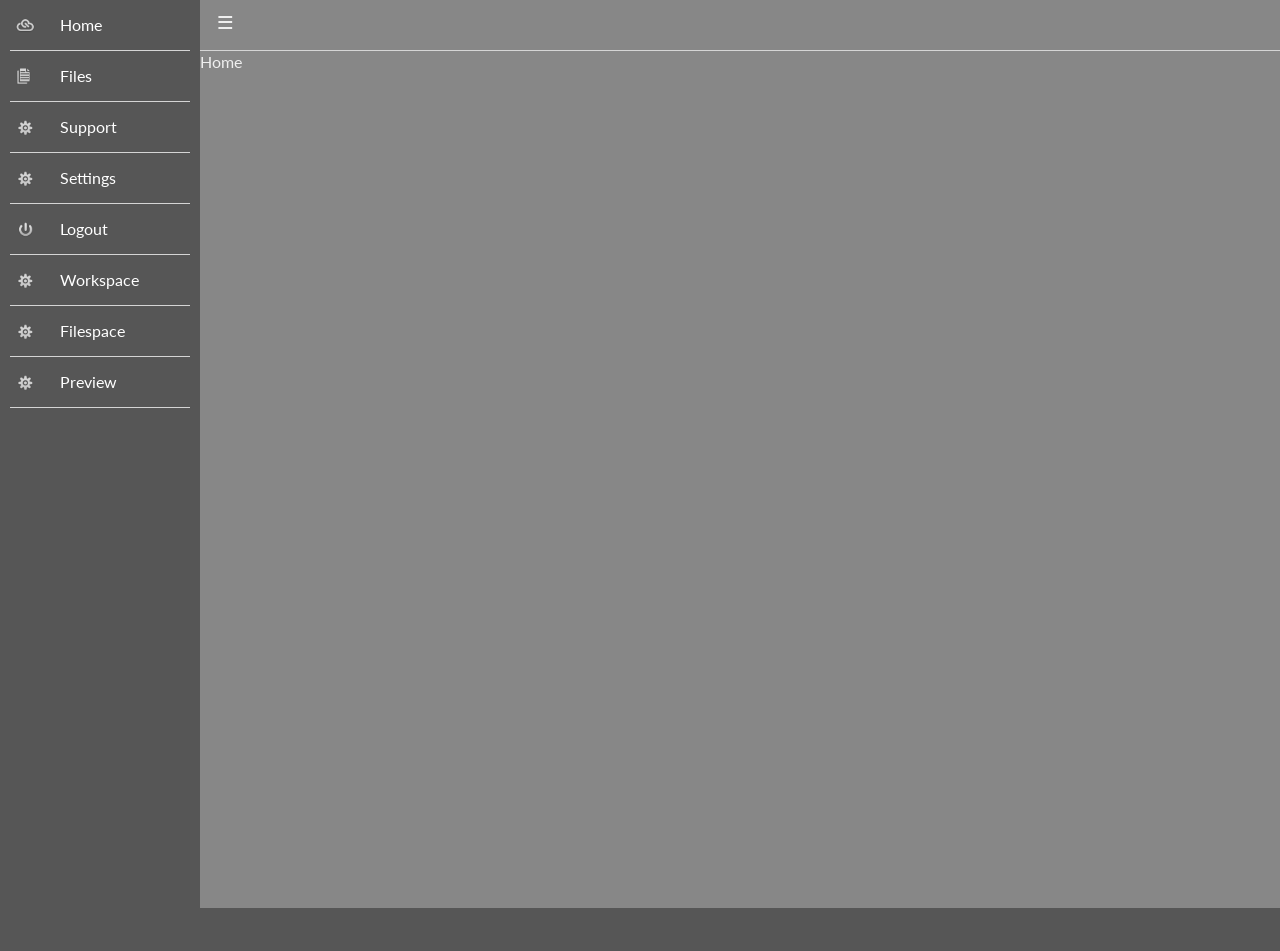
<file: assets/prototypes/cloudon/demo/index.html>
<!doctype html>
<!--[if lt IE 7]>      <html class="no-js lt-ie9 lt-ie8 lt-ie7"> <![endif]-->
<!--[if IE 7]>         <html class="no-js lt-ie9 lt-ie8"> <![endif]-->
<!--[if IE 8]>         <html class="no-js lt-ie9"> <![endif]-->
<!--[if gt IE 8]><!--> <html class="no-js"> <!--<![endif]-->
<html>
<!--link rel="stylesheet" href="http://code.jquery.com/mobile/1.3.1/jquery.mobile-1.3.1.min.css" /-->
<script type="text/javascript" language="javascript" >
function overlay() {
	el = document.getElementById("overlay");
	el.style.visibility = (el.style.visibility == "visible") ? "hidden" : "visible";
}


</script>
<head>
<meta charset="UTF-8">
<title>CloudOn Base</title>
    <link rel="stylesheet" href="css/normalize.min.css">
    <link rel="stylesheet" href="css/base.css">

    <!--[if lt IE 9]>
        <script src="js/html5-3.6-respond-1.1.0.min.js"></script>
    <![endif]-->
</head>

<body>

<div class="wrapper">

    <nav class="leftnav clearfix">
        <ul>
            <li><a href="_home.html" class="home">Home</a></li>
            <li><a href="_files.html" class="files">Files</a></li>
            <li><a href="_support.html" class="settings">Support</a></li>
            <li><a href="_settings.html" class="settings">Settings</a></li>
            <li><a href="#" class="logout">Logout</a></li>
            <li><a href="_workspace.html" class="settings">Workspace</a></li>
            <li><a href="_filespace.html" class="settings filespace">Filespace</a></li>
            <li><a href="_preview.html"  class="settings preview">Preview</a></li>
        </ul>
    </nav>
	
    <main id="main" class="open">
    <header><div class="menu"><a href="#" class="list-menu">&equiv;</a></div>
    </header>
        <section id="content">
        </section>
        
     
        
        
    </main>
    
    
 </div>   <!-- /wrapper -->
  
 <div id="overlay">
 	<div class="dialog">
         <header><h2>Dialog Title</h2></header>
         <div>
         hello
         </div>
         <footer class="footer"><a href="#" class="close">close</a></footer>
     </div>
 </div>  
    
<script src="http://ajax.googleapis.com/ajax/libs/jquery/1.9.1/jquery.min.js"></script>
<script>window.jQuery || document.write('<script src="js/jquery-1.9.1.min.js"><\/script>')</script>
<!--script src="http://code.jquery.com/mobile/1.3.1/jquery.mobile-1.3.1.min.js"></script-->
<script language="javascript" type="text/javascript">
	jQuery.fn.fadeDelay = function() {
	 delay = 0;
	 return this.each(function() {
	  $(this).delay(delay).fadeIn(350);
	  delay += 50;
	 });
	};
	
	$(document).ready(function() {
	

	
	$(".logout").on('click', function(event){
		//if (!$("#overlay").is(":hidden")) {
				$("#overlay").show();
			//} else {
				//$("#overlay").show();
		//}
		event.preventDefault();
	});
	$(".close").on('click', function(event){
			$("#overlay").hide();
			event.preventDefault();
	});
	
var $loadblob = "<div id='loader'><div id='floatingBarsG'><div class='blockG' id='rotateG_01'></div><div class='blockG' id='rotateG_02'></div><div class='blockG' id='rotateG_03'></div><div class='blockG' id='rotateG_04'></div><div class='blockG' id='rotateG_05'></div><div class='blockG' id='rotateG_06'></div><div class='blockG' id='rotateG_07'></div><div class='blockG' id='rotateG_08'></div></div></div>"

	$("#content").html($loadblob).load("_home.html", function() {		
		$("#content").hide().fadeIn(200);	
		
		$pageId = $(this).find($("section")).attr("id");
		//$('a.menu').trigger('click');			
	});
	
	$(".menu a").click( function(event){
		if (!$("#main").hasClass("close")){
		$("#main").animate({left: '50'}, 200, function() {
				$(this).removeClass('open').addClass('close');
    });
		} else {
			$("#main").animate({left: '200'}, 200, function() {
				$(this).removeClass('close').addClass('open');
    });
		}

		event.preventDefault();	 
	});
	
	$("nav.leftnav ul li a").click( function(event){
		$nlink = $(this).attr('href');
		
		$("nav li a").removeClass('active');
		$(this).addClass('active');
		
		$("#content").html($loadblob).load($nlink, function() {
			$pageId = $(this).find($("section")).attr("id"); 
			$("#content").hide().fadeIn(200);
	});	
		
		event.preventDefault();	
	  
	});
	$(".preview").on('click', function(){
			$('.menu a').trigger('click');	
	});
});	



</script>

</body>
</html>
</file>
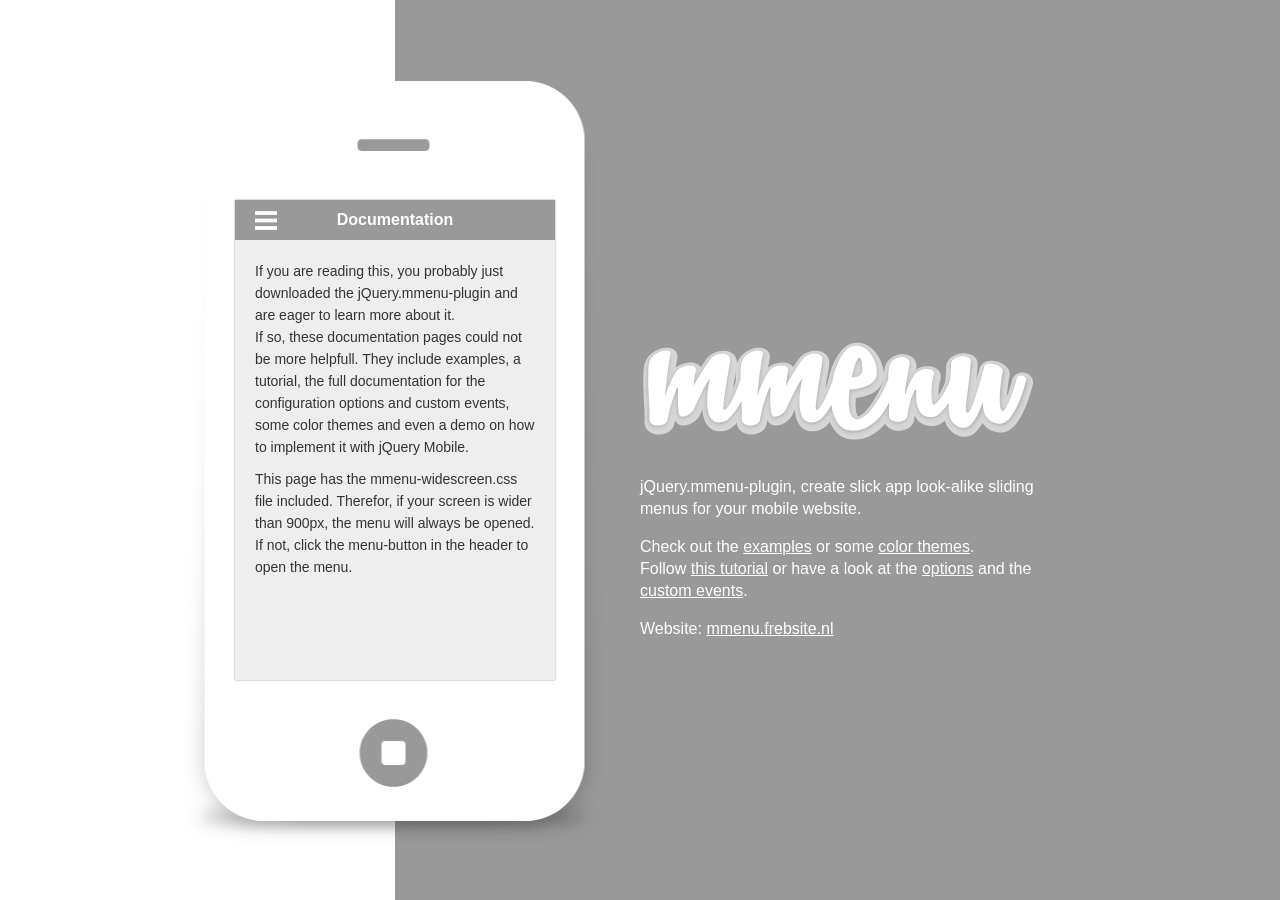
<file: assets/prototypes/cloudon/DrillDown/index.html>
<!DOCTYPE html>
<html>
	<head>
		<meta http-equiv="content-type" content="text/html;charset=iso-8859-1" />
		
		<meta content="width=600px user-scalable=yes" name="viewport" />
		<meta name="robots" content="noindex, nofollow" />

		<title>jQuery.mmenu &raquo; slick app look-alike sliding menus for your mobile website</title>

		<style type="text/css" media="all">
			html, body {
				padding: 0;
				margin: 0;
				height: 100%;
			}
			body
			{
				position: relative;
			}
			body, div, p {
				font-family: Arial, Helvetica, Verdana;
				font-size: 16px;
				line-height: 22px;
				color: #fff;
				-webkit-text-size-adjust: none;
			}
			body {
				background-color: #999;
			}
			a, a:link, a:active, a:visited, a:hover {
				color: #fff;
				text-decoration: underline;
			}

			#phone {
				background: #fff;
				height: 100%;
				width: 50%;
				margin-right: 285px;
				position: fixed;
				top: 0;
				right: 50%;
				z-index: 2;
			}
			#phone:before,
			#phone:after {
				content: '';
				background: #fff;
				display: block;
				width: 40px;
				height: 50%;
				position: absolute;
				right: -40px;
				z-index: 0;
			}
			#phone:before {
				bottom: 50%;
				margin-bottom: 350px;
			}
			#phone:after {
				top: 50%;
				margin-top: 350px;
			}
			#phone > div {
				background: center center no-repeat transparent;
				background-image: url([data-uri]);
				width: 455px;
				height: 780px;
				margin: -370px 0 0 0;
				position: absolute;
				top: 50%;
				right: -265px;
				z-index: 1;
			}
			#phone iframe {
				box-shadow: 0 0 2px rgba( 0, 0, 0, 0.4 );
				background: #eee;
				border: none;
				width: 320px;
				height: 480px;
				margin: 120px 0 0 70px;
			}
			
			#page {
				height: 100%;
				width: 100%;
				position: relative;
			}
			
			#page > div {
				width: 400px;
				padding: 10px 0 0 0;
				margin-top: -150px;
				position: relative;
				top: 50%;
				left: 50%;
			}

			h1 {
				background: 0 0 no-repeat transparent;
				background-image: url([data-uri]);
				text-indent: -1000px;
				width: 400px;
				height: 150px;
				overflow: hidden;
				margin: 0;
			}
			@media screen and ( min-width: 950px ) {
				.smallscreen
				{
					display: none;
				}
			}
			@media screen and ( max-width: 949px ) {
				.widescreen
				{
					display: none;
				}
				#phone
				{
					display: none;
				}
				#page > div
				{
					margin-left: -200px;
				}
			}
		</style>
	</head>
	<body>
		<div id="phone">
			<div>
				<iframe name="phone" src="docs/index.html" frameborder="0" width="320" height="480"></iframe>
			</div>
		</div>
		<div id="page">
			<div>
				<h1>mmenu</h1>
				<p>jQuery.mmenu-plugin, create slick app look-alike sliding menus for your mobile website.</p>

				<p class="widescreen">Check out the <a href="docs/examples/index.html" target="phone">examples</a>
					or some <a href="docs/themes/index.html" target="phone">color themes</a>.<br />
					Follow <a href="docs/tutorial/index.html" target="phone">this tutorial</a>
					or have a look at the <a href="docs/options/index.html" target="phone">options</a>
					and the <a href="docs/events/index.html" target="phone">custom events</a>.</p>

				<p class="smallscreen">Check out the <a href="docs/examples/index.html" target="_blank">examples</a>
					or some <a href="docs/themes/index.html" target="_blank">color themes</a>.<br />
					Follow <a href="docs/tutorial/index.html" target="_blank">this tutorial</a>
					or have a look at the <a href="docs/options/index.html" target="_blank">options</a>
					and the <a href="docs/events/index.html" target="_blank">custom events</a>.</p>

				<p>Website: <a href="http://mmenu.frebsite.nl" target="_blank">mmenu.frebsite.nl</a></p>
			</div>
		</div>
	</body>
</html>
</file>
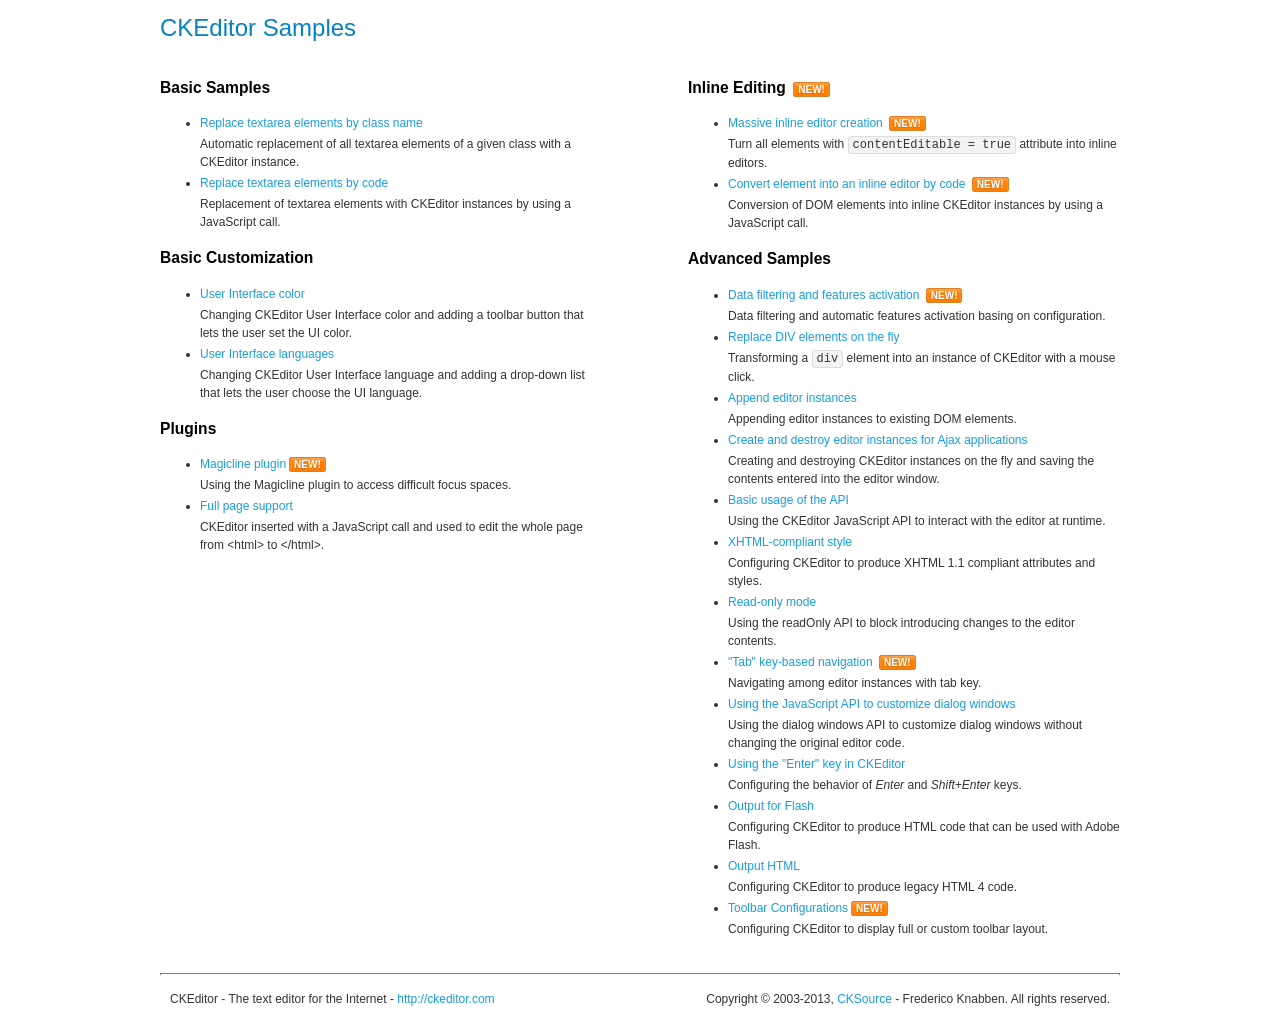
<file: assets/prototypes/cloudon/ckeditor/samples/index.html>
<!DOCTYPE html>
<!--
Copyright (c) 2003-2013, CKSource - Frederico Knabben. All rights reserved.
For licensing, see LICENSE.html or http://ckeditor.com/license
-->
<html>
<head>
	<title>CKEditor Samples</title>
	<meta charset="utf-8">
	<link rel="stylesheet" href="sample.css">
</head>
<body>
	<h1 class="samples">
		CKEditor Samples
	</h1>
	<div class="twoColumns">
		<div class="twoColumnsLeft">
			<h2 class="samples">
				Basic Samples
			</h2>
			<dl class="samples">
				<dt><a class="samples" href="replacebyclass.html">Replace textarea elements by class name</a></dt>
				<dd>Automatic replacement of all textarea elements of a given class with a CKEditor instance.</dd>

				<dt><a class="samples" href="replacebycode.html">Replace textarea elements by code</a></dt>
				<dd>Replacement of textarea elements with CKEditor instances by using a JavaScript call.</dd>
			</dl>

			<h2 class="samples">
				Basic Customization
			</h2>
			<dl class="samples">
				<dt><a class="samples" href="uicolor.html">User Interface color</a></dt>
				<dd>Changing CKEditor User Interface color and adding a toolbar button that lets the user set the UI color.</dd>

				<dt><a class="samples" href="uilanguages.html">User Interface languages</a></dt>
				<dd>Changing CKEditor User Interface language and adding a drop-down list that lets the user choose the UI language.</dd>
			</dl>


			<h2 class="samples">Plugins</h2>
<dl class="samples">
<dt><a class="samples" href="plugins/magicline/magicline.html">Magicline plugin</a><span class="new">New!</span></dt>
<dd>Using the Magicline plugin to access difficult focus spaces.</dd>

<dt><a class="samples" href="plugins/wysiwygarea/fullpage.html">Full page support</a></dt>
<dd>CKEditor inserted with a JavaScript call and used to edit the whole page from &lt;html&gt; to &lt;/html&gt;.</dd>
</dl>
		</div>
		<div class="twoColumnsRight">
			<h2 class="samples">
				Inline Editing <span class="new">New!</span>
			</h2>
			<dl class="samples">
				<dt><a class="samples" href="inlineall.html">Massive inline editor creation</a> <span class="new">New!</span></dt>
				<dd>Turn all elements with <code>contentEditable = true</code> attribute into inline editors.</dd>

				<dt><a class="samples" href="inlinebycode.html">Convert element into an inline editor by code</a> <span class="new">New!</span></dt>
				<dd>Conversion of DOM elements into inline CKEditor instances by using a JavaScript call.</dd>

				
			</dl>

			<h2 class="samples">
				Advanced Samples
			</h2>
			<dl class="samples">
				<dt><a class="samples" href="datafiltering.html">Data filtering and features activation</a> <span class="new">New!</span></dt>
				<dd>Data filtering and automatic features activation basing on configuration.</dd>

				<dt><a class="samples" href="divreplace.html">Replace DIV elements on the fly</a></dt>
				<dd>Transforming a <code>div</code> element into an instance of CKEditor with a mouse click.</dd>

				<dt><a class="samples" href="appendto.html">Append editor instances</a></dt>
				<dd>Appending editor instances to existing DOM elements.</dd>

				<dt><a class="samples" href="ajax.html">Create and destroy editor instances for Ajax applications</a></dt>
				<dd>Creating and destroying CKEditor instances on the fly and saving the contents entered into the editor window.</dd>

				<dt><a class="samples" href="api.html">Basic usage of the API</a></dt>
				<dd>Using the CKEditor JavaScript API to interact with the editor at runtime.</dd>

				<dt><a class="samples" href="xhtmlstyle.html">XHTML-compliant style</a></dt>
				<dd>Configuring CKEditor to produce XHTML 1.1 compliant attributes and styles.</dd>

				<dt><a class="samples" href="readonly.html">Read-only mode</a></dt>
				<dd>Using the readOnly API to block introducing changes to the editor contents.</dd>

				<dt><a class="samples" href="tabindex.html">"Tab" key-based navigation</a> <span class="new">New!</span></dt>
				<dd>Navigating among editor instances with tab key.</dd>


				
<dt><a class="samples" href="plugins/dialog/dialog.html">Using the JavaScript API to customize dialog windows</a></dt>
<dd>Using the dialog windows API to customize dialog windows without changing the original editor code.</dd>

<dt><a class="samples" href="plugins/enterkey/enterkey.html">Using the &quot;Enter&quot; key in CKEditor</a></dt>
<dd>Configuring the behavior of <em>Enter</em> and <em>Shift+Enter</em> keys.</dd>

<dt><a class="samples" href="plugins/htmlwriter/outputforflash.html">Output for Flash</a></dt>
<dd>Configuring CKEditor to produce HTML code that can be used with Adobe Flash.</dd>

<dt><a class="samples" href="plugins/htmlwriter/outputhtml.html">Output HTML</a></dt>
<dd>Configuring CKEditor to produce legacy HTML 4 code.</dd>

<dt><a class="samples" href="plugins/toolbar/toolbar.html">Toolbar Configurations</a><span class="new">New!</span></dt>
<dd>Configuring CKEditor to display full or custom toolbar layout.</dd>

			</dl>
		</div>
	</div>
	<div id="footer">
		<hr>
		<p>
			CKEditor - The text editor for the Internet - <a class="samples" href="http://ckeditor.com/">http://ckeditor.com</a>
		</p>
		<p id="copy">
			Copyright &copy; 2003-2013, <a class="samples" href="http://cksource.com/">CKSource</a> - Frederico Knabben. All rights reserved.
		</p>
	</div>
</body>
</html>
</file>
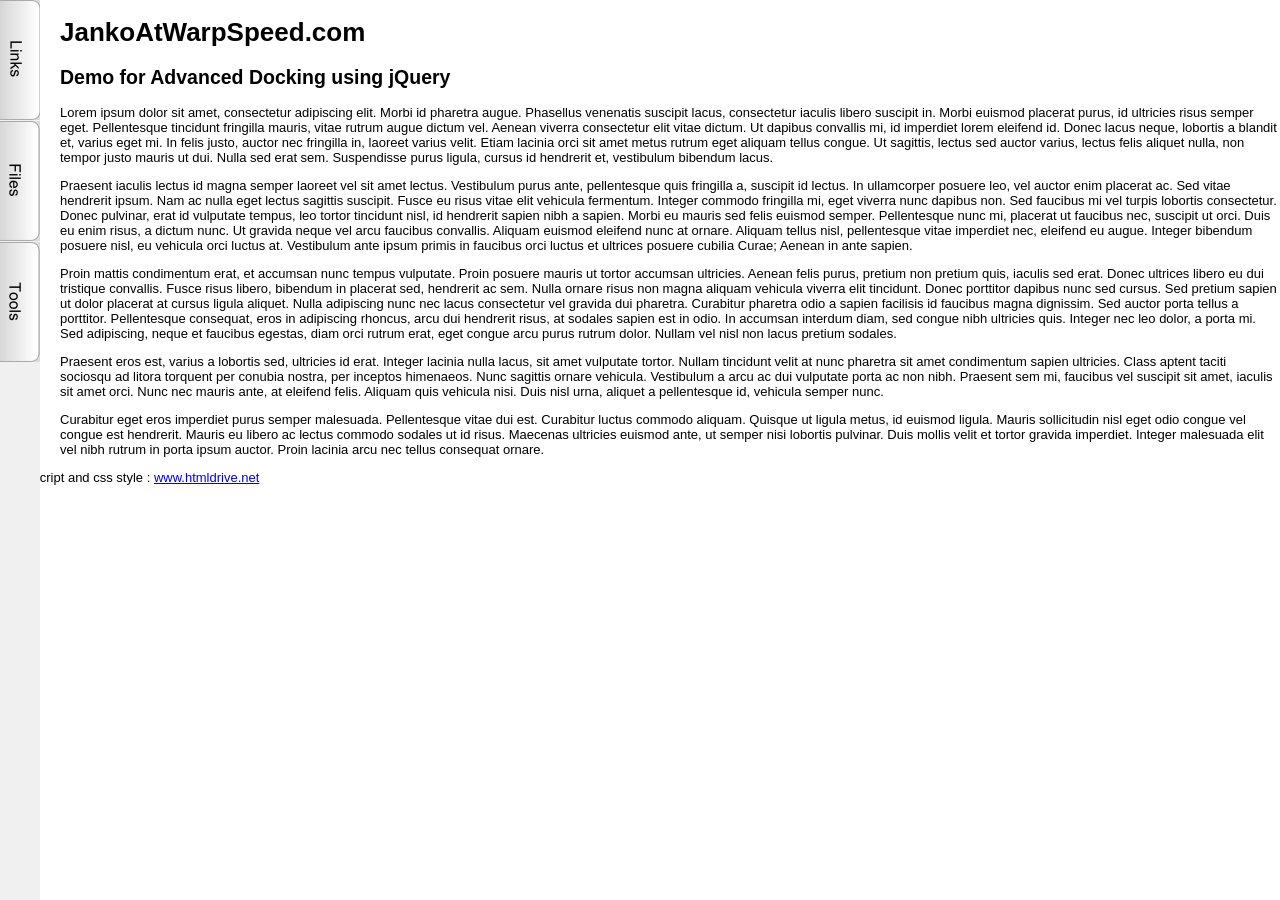
<file: assets/prototypes/cloudon/Co-editing/advanced_docking/index.html>
<!DOCTYPE html PUBLIC "-//W3C//DTD XHTML 1.0 Transitional//EN" "http://www.w3.org/TR/xhtml1/DTD/xhtml1-transitional.dtd">
<html xmlns="http://www.w3.org/1999/xhtml">
<head>
    <title>Untitled Page</title>
    <style type="text/css">
        body{margin:0px; font-family:Arial, Sans-Serif; font-size:13px;}
/* dock */
#dock{margin:0px; padding:0px; list-style:none; position:fixed; top:0px; height:100%; 
	  z-index:100; background-color:#f0f0f0; left:0px;}
#dock > li {width:40px; height:120px; margin: 0 0 1px 0; background-color:#dcdcdc;
			 background-repeat:no-repeat; background-position:left center;}

#dock #links {background-image:url(links.png);}
#dock #files {background-image:url(files.png);}
#dock #tools {background-image:url(tools.png);}

#dock > li:hover {background-position:-40px 0px;}

/* panels */
#dock ul li {padding:5px; border: solid 1px #F1F1F1;}
#dock ul li:hover {background:#D3DAED url(item_bkg.png) repeat-x; border: solid 1px #A8D8EB;}
#dock ul li.header, #dock ul li .header:hover {background:#D3DAED url(header_bkg.png) repeat-x;border: solid 1px #F1F1F1;}

#dock > li:hover ul {display:block;}
#dock > li ul {position:absolute; top:0px; left:-180px;  z-index:-1;width:180px; display:none;
			   background-color:#F1F1F1; border:solid 1px #969696; padding:0px; margin:0px; list-style:none;}
#dock > li ul.docked { display:block;z-index:-2;}

.dock,.undock{float:right;}
.undock {display:none;}
#content {margin: 10px 0 0 60px;}
     
    </style>
    <script type="text/javascript" src="jquery-1.2.6.min.js"></script>

    <script type="text/javascript">
        $(document).ready(function(){
            var docked = 0;
            
            $("#dock li ul").height($(window).height());
            
            $("#dock .dock").click(function(){
                $(this).parent().parent().addClass("docked").removeClass("free");
                
                docked += 1;
                var dockH = ($(window).height()) / docked
                var dockT = 0;               
                
                $("#dock li ul.docked").each(function(){
                    $(this).height(dockH).css("top", dockT + "px");
                    dockT += dockH;
                });
                $(this).parent().find(".undock").show();
                $(this).hide();
                
                if (docked > 0)
                    $("#content").css("margin-left","250px");
                else
                    $("#content").css("margin-left", "60px");
            });
            
             $("#dock .undock").click(function(){
                $(this).parent().parent().addClass("free").removeClass("docked")
                    .animate({left:"-180px"}, 200).height($(window).height()).css("top", "0px");
                
                docked = docked - 1;
                var dockH = ($(window).height()) / docked
                var dockT = 0;               
                
                $("#dock li ul.docked").each(function(){
                    $(this).height(dockH).css("top", dockT + "px");
                    dockT += dockH;
                });
                $(this).parent().find(".dock").show();
                $(this).hide();
                
                if (docked > 0)
                    $("#content").css("margin-left", "250px");
                else
                    $("#content").css("margin-left", "60px");
            });

            $("#dock li").hover(function(){
                $(this).find("ul").animate({left:"40px"}, 200);
            }, function(){
                $(this).find("ul.free").animate({left:"-180px"}, 200);
           });
        }); 
    </script>
</head>
<body>
    <ul id="dock">
        <li id="links">
            <ul class="free">
                <li class="header"><a href="#" class="dock">Dock</a><a href="#" class="undock">Undock</a>Links</li>
                <li><a href="#">This is one item</a></li>
                <li><a href="#">This is one item</a></li>
                <li><a href="#">This is one item</a></li>
                <li><a href="#">This is one item</a></li>
                <li><a href="#">This is one item</a></li>
            </ul>
        </li>
        <li id="files">
            <ul class="free">
                <li class="header"><a href="#" class="dock">Dock</a><a href="#" class="undock">Undock</a>Files</li>
                <li><a href="#">This is one item</a></li>
                <li><a href="#">This is one item</a></li>
                <li><a href="#">This is one item</a></li>
                <li><a href="#">This is one item</a></li>
                <li><a href="#">This is one item</a></li>
            </ul>
        </li>
        <li id="tools">
            <ul class="free">
                <li class="header"><a href="#" class="dock">Dock</a><a href="#" class="undock">Undock</a>Tools</li>
                <li><a href="#">This is one item</a></li>
                <li><a href="#">This is one item</a></li>
                <li><a href="#">This is one item</a></li>
                <li><a href="#">This is one item</a></li>
                <li><a href="#">This is one item</a></li>
           </ul>
        </li>
    </ul>
    <div id="content">
        <h1>JankoAtWarpSpeed.com</h1>
        <h2>Demo for Advanced Docking using jQuery</h2>
        <p>
            Lorem ipsum dolor sit amet, consectetur adipiscing elit. Morbi id pharetra 
            augue. Phasellus venenatis suscipit lacus, consectetur iaculis libero suscipit 
            in. Morbi euismod placerat purus, id ultricies risus semper eget. Pellentesque 
            tincidunt fringilla mauris, vitae rutrum augue dictum vel. Aenean viverra 
            consectetur elit vitae dictum. Ut dapibus convallis mi, id imperdiet lorem 
            eleifend id. Donec lacus neque, lobortis a blandit et, varius eget mi. In felis 
            justo, auctor nec fringilla in, laoreet varius velit. Etiam lacinia orci sit 
            amet metus rutrum eget aliquam tellus congue. Ut sagittis, lectus sed auctor 
            varius, lectus felis aliquet nulla, non tempor justo mauris ut dui. Nulla sed 
            erat sem. Suspendisse purus ligula, cursus id hendrerit et, vestibulum bibendum 
            lacus.
        </p>
        <p>
            Praesent iaculis lectus id magna semper laoreet vel sit amet lectus. Vestibulum 
            purus ante, pellentesque quis fringilla a, suscipit id lectus. In ullamcorper 
            posuere leo, vel auctor enim placerat ac. Sed vitae hendrerit ipsum. Nam ac 
            nulla eget lectus sagittis suscipit. Fusce eu risus vitae elit vehicula 
            fermentum. Integer commodo fringilla mi, eget viverra nunc dapibus non. Sed 
            faucibus mi vel turpis lobortis consectetur. Donec pulvinar, erat id vulputate 
            tempus, leo tortor tincidunt nisl, id hendrerit sapien nibh a sapien. Morbi eu 
            mauris sed felis euismod semper. Pellentesque nunc mi, placerat ut faucibus nec, 
            suscipit ut orci. Duis eu enim risus, a dictum nunc. Ut gravida neque vel arcu 
            faucibus convallis. Aliquam euismod eleifend nunc at ornare. Aliquam tellus 
            nisl, pellentesque vitae imperdiet nec, eleifend eu augue. Integer bibendum 
            posuere nisl, eu vehicula orci luctus at. Vestibulum ante ipsum primis in 
            faucibus orci luctus et ultrices posuere cubilia Curae; Aenean in ante sapien.
        </p>
        <p>
            Proin mattis condimentum erat, et accumsan nunc tempus vulputate. Proin posuere 
            mauris ut tortor accumsan ultricies. Aenean felis purus, pretium non pretium 
            quis, iaculis sed erat. Donec ultrices libero eu dui tristique convallis. Fusce 
            risus libero, bibendum in placerat sed, hendrerit ac sem. Nulla ornare risus non 
            magna aliquam vehicula viverra elit tincidunt. Donec porttitor dapibus nunc sed 
            cursus. Sed pretium sapien ut dolor placerat at cursus ligula aliquet. Nulla 
            adipiscing nunc nec lacus consectetur vel gravida dui pharetra. Curabitur 
            pharetra odio a sapien facilisis id faucibus magna dignissim. Sed auctor porta 
            tellus a porttitor. Pellentesque consequat, eros in adipiscing rhoncus, arcu dui 
            hendrerit risus, at sodales sapien est in odio. In accumsan interdum diam, sed 
            congue nibh ultricies quis. Integer nec leo dolor, a porta mi. Sed adipiscing, 
            neque et faucibus egestas, diam orci rutrum erat, eget congue arcu purus rutrum 
            dolor. Nullam vel nisl non lacus pretium sodales.
        </p>
        <p>
            Praesent eros est, varius a lobortis sed, ultricies id erat. Integer lacinia 
            nulla lacus, sit amet vulputate tortor. Nullam tincidunt velit at nunc pharetra 
            sit amet condimentum sapien ultricies. Class aptent taciti sociosqu ad litora 
            torquent per conubia nostra, per inceptos himenaeos. Nunc sagittis ornare 
            vehicula. Vestibulum a arcu ac dui vulputate porta ac non nibh. Praesent sem mi, 
            faucibus vel suscipit sit amet, iaculis sit amet orci. Nunc nec mauris ante, at 
            eleifend felis. Aliquam quis vehicula nisi. Duis nisl urna, aliquet a 
            pellentesque id, vehicula semper nunc.
        </p>
        <p>
            Curabitur eget eros imperdiet purus semper malesuada. Pellentesque vitae dui 
            est. Curabitur luctus commodo aliquam. Quisque ut ligula metus, id euismod 
            ligula. Mauris sollicitudin nisl eget odio congue vel congue est hendrerit. 
            Mauris eu libero ac lectus commodo sodales ut id risus. Maecenas ultricies 
            euismod ante, ut semper nisi lobortis pulvinar. Duis mollis velit et tortor 
            gravida imperdiet. Integer malesuada elit vel nibh rutrum in porta ipsum auctor. 
            Proin lacinia arcu nec tellus consequat ornare.
        </p>
</div>
More script and css style
: <a href="http://www.htmldrive.net/" title="HTML DRIVE - Free DHMTL Scripts,Jquery plugins,Javascript,CSS,CSS3,Html5 Library">www.htmldrive.net </a>
</body>
</html>
</file>
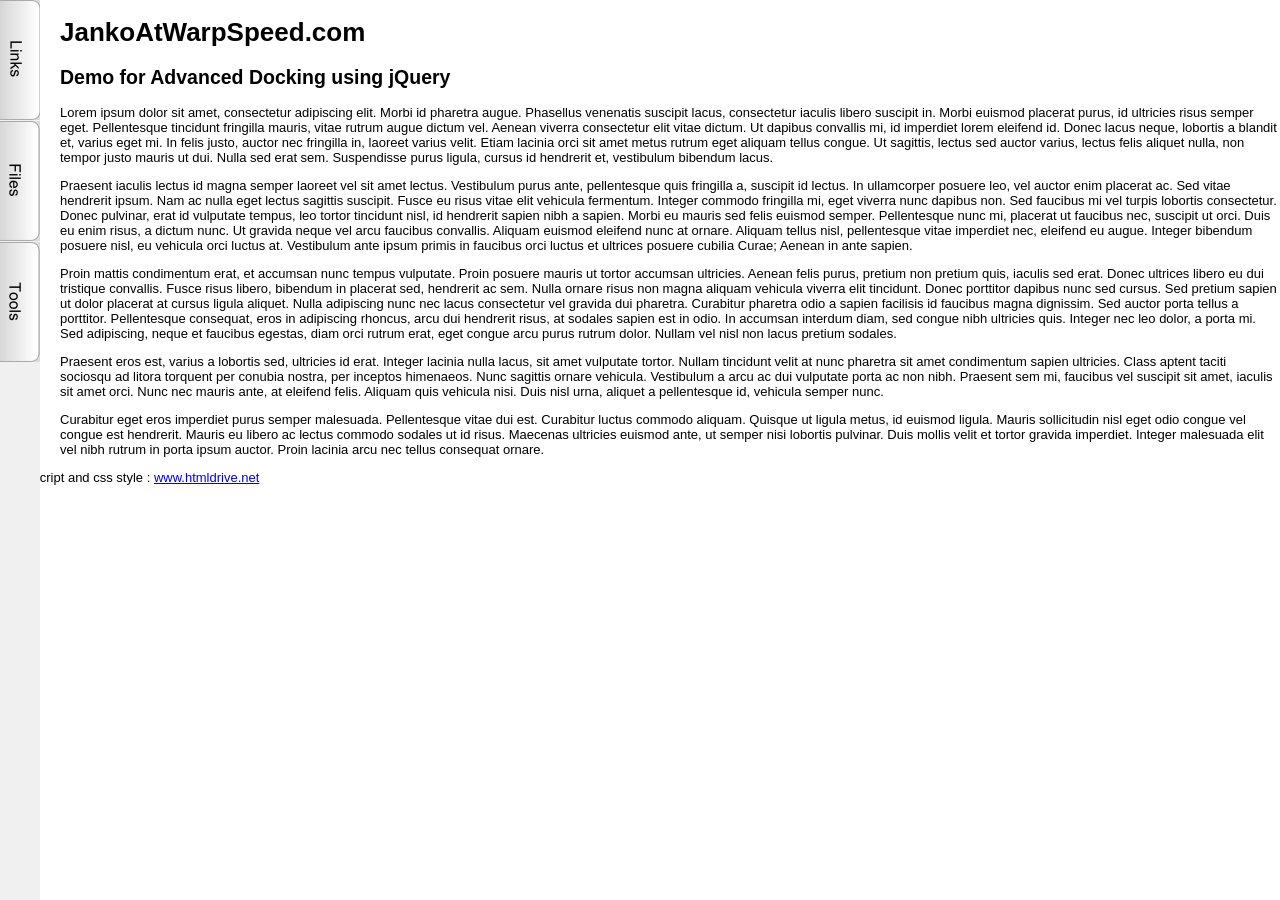
<file: assets/prototypes/cloudon/demo/advanced_docking/index.html>
<!DOCTYPE html PUBLIC "-//W3C//DTD XHTML 1.0 Transitional//EN" "http://www.w3.org/TR/xhtml1/DTD/xhtml1-transitional.dtd">
<html xmlns="http://www.w3.org/1999/xhtml">
<head>
    <title>Untitled Page</title>
    <style type="text/css">
        body{margin:0px; font-family:Arial, Sans-Serif; font-size:13px;}
/* dock */
#dock{margin:0px; padding:0px; list-style:none; position:fixed; top:0px; height:100%; 
	  z-index:100; background-color:#f0f0f0; left:0px;}
#dock > li {width:40px; height:120px; margin: 0 0 1px 0; background-color:#dcdcdc;
			 background-repeat:no-repeat; background-position:left center;}

#dock #links {background-image:url(links.png);}
#dock #files {background-image:url(files.png);}
#dock #tools {background-image:url(tools.png);}

#dock > li:hover {background-position:-40px 0px;}

/* panels */
#dock ul li {padding:5px; border: solid 1px #F1F1F1;}
#dock ul li:hover {background:#D3DAED url(item_bkg.png) repeat-x; border: solid 1px #A8D8EB;}
#dock ul li.header, #dock ul li .header:hover {background:#D3DAED url(header_bkg.png) repeat-x;border: solid 1px #F1F1F1;}

#dock > li:hover ul {display:block;}
#dock > li ul {position:absolute; top:0px; left:-180px;  z-index:-1;width:180px; display:none;
			   background-color:#F1F1F1; border:solid 1px #969696; padding:0px; margin:0px; list-style:none;}
#dock > li ul.docked { display:block;z-index:-2;}

.dock,.undock{float:right;}
.undock {display:none;}
#content {margin: 10px 0 0 60px;}
     
    </style>
    <script type="text/javascript" src="jquery-1.2.6.min.js"></script>

    <script type="text/javascript">
        $(document).ready(function(){
            var docked = 0;
            
            $("#dock li ul").height($(window).height());
            
            $("#dock .dock").click(function(){
                $(this).parent().parent().addClass("docked").removeClass("free");
                
                docked += 1;
                var dockH = ($(window).height()) / docked
                var dockT = 0;               
                
                $("#dock li ul.docked").each(function(){
                    $(this).height(dockH).css("top", dockT + "px");
                    dockT += dockH;
                });
                $(this).parent().find(".undock").show();
                $(this).hide();
                
                if (docked > 0)
                    $("#content").css("margin-left","250px");
                else
                    $("#content").css("margin-left", "60px");
            });
            
             $("#dock .undock").click(function(){
                $(this).parent().parent().addClass("free").removeClass("docked")
                    .animate({left:"-180px"}, 200).height($(window).height()).css("top", "0px");
                
                docked = docked - 1;
                var dockH = ($(window).height()) / docked
                var dockT = 0;               
                
                $("#dock li ul.docked").each(function(){
                    $(this).height(dockH).css("top", dockT + "px");
                    dockT += dockH;
                });
                $(this).parent().find(".dock").show();
                $(this).hide();
                
                if (docked > 0)
                    $("#content").css("margin-left", "250px");
                else
                    $("#content").css("margin-left", "60px");
            });

            $("#dock li").hover(function(){
                $(this).find("ul").animate({left:"40px"}, 200);
            }, function(){
                $(this).find("ul.free").animate({left:"-180px"}, 200);
           });
        }); 
    </script>
</head>
<body>
    <ul id="dock">
        <li id="links">
            <ul class="free">
                <li class="header"><a href="#" class="dock">Dock</a><a href="#" class="undock">Undock</a>Links</li>
                <li><a href="#">This is one item</a></li>
                <li><a href="#">This is one item</a></li>
                <li><a href="#">This is one item</a></li>
                <li><a href="#">This is one item</a></li>
                <li><a href="#">This is one item</a></li>
            </ul>
        </li>
        <li id="files">
            <ul class="free">
                <li class="header"><a href="#" class="dock">Dock</a><a href="#" class="undock">Undock</a>Files</li>
                <li><a href="#">This is one item</a></li>
                <li><a href="#">This is one item</a></li>
                <li><a href="#">This is one item</a></li>
                <li><a href="#">This is one item</a></li>
                <li><a href="#">This is one item</a></li>
            </ul>
        </li>
        <li id="tools">
            <ul class="free">
                <li class="header"><a href="#" class="dock">Dock</a><a href="#" class="undock">Undock</a>Tools</li>
                <li><a href="#">This is one item</a></li>
                <li><a href="#">This is one item</a></li>
                <li><a href="#">This is one item</a></li>
                <li><a href="#">This is one item</a></li>
                <li><a href="#">This is one item</a></li>
           </ul>
        </li>
    </ul>
    <div id="content">
        <h1>JankoAtWarpSpeed.com</h1>
        <h2>Demo for Advanced Docking using jQuery</h2>
        <p>
            Lorem ipsum dolor sit amet, consectetur adipiscing elit. Morbi id pharetra 
            augue. Phasellus venenatis suscipit lacus, consectetur iaculis libero suscipit 
            in. Morbi euismod placerat purus, id ultricies risus semper eget. Pellentesque 
            tincidunt fringilla mauris, vitae rutrum augue dictum vel. Aenean viverra 
            consectetur elit vitae dictum. Ut dapibus convallis mi, id imperdiet lorem 
            eleifend id. Donec lacus neque, lobortis a blandit et, varius eget mi. In felis 
            justo, auctor nec fringilla in, laoreet varius velit. Etiam lacinia orci sit 
            amet metus rutrum eget aliquam tellus congue. Ut sagittis, lectus sed auctor 
            varius, lectus felis aliquet nulla, non tempor justo mauris ut dui. Nulla sed 
            erat sem. Suspendisse purus ligula, cursus id hendrerit et, vestibulum bibendum 
            lacus.
        </p>
        <p>
            Praesent iaculis lectus id magna semper laoreet vel sit amet lectus. Vestibulum 
            purus ante, pellentesque quis fringilla a, suscipit id lectus. In ullamcorper 
            posuere leo, vel auctor enim placerat ac. Sed vitae hendrerit ipsum. Nam ac 
            nulla eget lectus sagittis suscipit. Fusce eu risus vitae elit vehicula 
            fermentum. Integer commodo fringilla mi, eget viverra nunc dapibus non. Sed 
            faucibus mi vel turpis lobortis consectetur. Donec pulvinar, erat id vulputate 
            tempus, leo tortor tincidunt nisl, id hendrerit sapien nibh a sapien. Morbi eu 
            mauris sed felis euismod semper. Pellentesque nunc mi, placerat ut faucibus nec, 
            suscipit ut orci. Duis eu enim risus, a dictum nunc. Ut gravida neque vel arcu 
            faucibus convallis. Aliquam euismod eleifend nunc at ornare. Aliquam tellus 
            nisl, pellentesque vitae imperdiet nec, eleifend eu augue. Integer bibendum 
            posuere nisl, eu vehicula orci luctus at. Vestibulum ante ipsum primis in 
            faucibus orci luctus et ultrices posuere cubilia Curae; Aenean in ante sapien.
        </p>
        <p>
            Proin mattis condimentum erat, et accumsan nunc tempus vulputate. Proin posuere 
            mauris ut tortor accumsan ultricies. Aenean felis purus, pretium non pretium 
            quis, iaculis sed erat. Donec ultrices libero eu dui tristique convallis. Fusce 
            risus libero, bibendum in placerat sed, hendrerit ac sem. Nulla ornare risus non 
            magna aliquam vehicula viverra elit tincidunt. Donec porttitor dapibus nunc sed 
            cursus. Sed pretium sapien ut dolor placerat at cursus ligula aliquet. Nulla 
            adipiscing nunc nec lacus consectetur vel gravida dui pharetra. Curabitur 
            pharetra odio a sapien facilisis id faucibus magna dignissim. Sed auctor porta 
            tellus a porttitor. Pellentesque consequat, eros in adipiscing rhoncus, arcu dui 
            hendrerit risus, at sodales sapien est in odio. In accumsan interdum diam, sed 
            congue nibh ultricies quis. Integer nec leo dolor, a porta mi. Sed adipiscing, 
            neque et faucibus egestas, diam orci rutrum erat, eget congue arcu purus rutrum 
            dolor. Nullam vel nisl non lacus pretium sodales.
        </p>
        <p>
            Praesent eros est, varius a lobortis sed, ultricies id erat. Integer lacinia 
            nulla lacus, sit amet vulputate tortor. Nullam tincidunt velit at nunc pharetra 
            sit amet condimentum sapien ultricies. Class aptent taciti sociosqu ad litora 
            torquent per conubia nostra, per inceptos himenaeos. Nunc sagittis ornare 
            vehicula. Vestibulum a arcu ac dui vulputate porta ac non nibh. Praesent sem mi, 
            faucibus vel suscipit sit amet, iaculis sit amet orci. Nunc nec mauris ante, at 
            eleifend felis. Aliquam quis vehicula nisi. Duis nisl urna, aliquet a 
            pellentesque id, vehicula semper nunc.
        </p>
        <p>
            Curabitur eget eros imperdiet purus semper malesuada. Pellentesque vitae dui 
            est. Curabitur luctus commodo aliquam. Quisque ut ligula metus, id euismod 
            ligula. Mauris sollicitudin nisl eget odio congue vel congue est hendrerit. 
            Mauris eu libero ac lectus commodo sodales ut id risus. Maecenas ultricies 
            euismod ante, ut semper nisi lobortis pulvinar. Duis mollis velit et tortor 
            gravida imperdiet. Integer malesuada elit vel nibh rutrum in porta ipsum auctor. 
            Proin lacinia arcu nec tellus consequat ornare.
        </p>
</div>
More script and css style
: <a href="http://www.htmldrive.net/" title="HTML DRIVE - Free DHMTL Scripts,Jquery plugins,Javascript,CSS,CSS3,Html5 Library">www.htmldrive.net </a>
</body>
</html>
</file>
<file: css/style.css>
/* 
 * Portfolio - Angel Colberg
*/

:root {
  --bg-color: #f2f0ed;
  --text-color: #111111;
  --text-muted: #666666;
  --link-color: #111111;
  --accent-color: #c57347; /* Orange/brown accent */
  --highlight-color: #c57347;
  --border-color: #e2e0dd;
  --card-bg: #ffffff;
  --card-hover: #ffffff;
  --header-height: 80px;
  --section-spacing: 120px;
  --font-title: 'DM Sans', -apple-system, BlinkMacSystemFont, 'Segoe UI', sans-serif;
  --font-sans: 'Inter', -apple-system, BlinkMacSystemFont, 'Segoe UI', sans-serif;
  --transition: all 0.5s cubic-bezier(0.16, 1, 0.3, 1);
  --transition-fast: all 0.3s cubic-bezier(0.16, 1, 0.3, 1);
  --cursor-size: 20px;
}

/* Base Styles */
* {
  margin: 0;
  padding: 0;
  box-sizing: border-box;
  cursor: none;
}

html {
  scroll-behavior: smooth;
}

body {
  font-family: var(--font-sans);
  font-size: 16px;
  line-height: 1.6;
  color: var(--text-color);
  /*background-color: var(--bg-color); */
   background-image: linear-gradient(135deg, #f2f0ed 10%, #c7c5c2 100%);
  overflow-x: hidden;
  font-weight: 300;
}

a {
  color: var(--link-color);
  text-decoration: none;
  transition: var(--transition);
}

a:hover {
  color: var(--accent-color);
}

img {
  max-width: 100%;
  height: auto;
  vertical-align: middle;
}

ul {
  list-style: none;
}

/* Custom Cursor */
.cursor-outer, 
.cursor-inner {
  position: fixed;
  border-radius: 50%;
  pointer-events: none;
  z-index: 9999;
  mix-blend-mode: exclusion;
  transform: translate(-50%, -50%);
}

.cursor-outer {
  width: 30px;
  height: 30px;
  border: 1px solid rgba(255, 255, 255, 0.5);
  transition: width 0.1s ease, height 0.1s ease, transform 0.1s ease;
}

.cursor-inner {
  width: 5px;
  height: 5px;
  background-color: white;
  transition: width 0.1s ease, height 0.1s ease;
}

/* Cursor hover states */
.cursor-hover .cursor-outer {
  width: 40px;
  height: 40px;
  background-color: rgba(255, 255, 255, 0.1);
}

.cursor-hover .cursor-inner {
  width: 8px;
  height: 8px;
}

/* Typography */
h1, h2, h3, h4, h5, h6 {
  font-family: var(--font-title);
  font-weight: 600;
  line-height: 1.1;
  letter-spacing: -0.03em;
  color: var(--text-color);
}

h1 {
  font-size: clamp(3.5rem, 8vw, 5.5rem);
  font-weight: 600;
  letter-spacing: -0.04em;
  line-height: 1;
  margin-bottom: 1.5rem;
}

h2 {
  font-size: clamp(2.5rem, 5vw, 3.5rem);
  margin-bottom: 1.5rem;
  font-weight: 400;
  position: relative;
}

h3 {
  font-size: 1.8rem;
  font-weight: 500;
  margin-bottom: 1rem;
  letter-spacing: -0.02em;
}

p {
  margin-bottom: 1.5rem;
  color: var(--text-muted);
  font-weight: 400;
  font-size: 1.1rem;
  line-height: 1.6;
}

.highlight {
  color: var(--highlight-color);
}

.text-muted {
  color: var(--text-muted);
}

.container {
  width: 100%;
  max-width: 1280px;
  margin: 0 auto;
  padding: 0 2rem;
  height: 100%;
}

.glass {
  --width: 100%;
  width: var(--width);
  height: var(--width);
 
  border-radius: 5px;
  background: rgba(255, 255, 255, 0.05);
  -webkit-backdrop-filter: blur(2px);
          backdrop-filter: blur(2px);
  border: 1px solid rgba(255, 255, 255, 0.3);
  border-right-color: rgba(255, 255, 255, 0.1);
  border-bottom-color: rgba(255, 255, 255, 0.1);

  overflow: hidden;
 

}
.glass, .glass * {
  box-sizing: border-box;
  transition: 200ms;
}
.glass:before {
  content: "";
  position: absolute;
  top: 0;
  display: block;
  width: 50%;
  height: 100%;
  background: rgba(255, 255, 255, 0.5);
  filter: blur(0px);
  transition: 400ms;
  transform: skewX(45deg) translateX(calc(var(--width) + 200%));
}
.glass:hover {
  transform: translateY(-20px);
  box-shadow: 0 20px 30px rgba(0, 0, 0, 0.1);

}
.glass:hover:before {
  transform: skewX(45deg) translateX(calc(var(--width) * -1 - 200%));
}
.glass > * {
  opacity: 0.6;
}

.btn {
  display: inline-block;
  background-color: transparent;
  color: var(--text-color);
  padding: 16px 32px;
  border: 1px solid var(--text-color);
  border-radius: 0;
  font-family: var(--font-title);
  font-weight: 500;
  font-size: 15px;
  transition: var(--transition);
  letter-spacing: 0.03em;
  position: relative;
  overflow: hidden;
  z-index: 1;
}

.btn:before {
  content: '';
  position: absolute;
  top: 0;
  left: 0;
  width: 0%;
  height: 100%;
  background-color: var(--accent-color);
  z-index: -1;
  transition: width 0.4s cubic-bezier(0.16, 1, 0.3, 1);
}

.btn:hover {
  border-color: var(--accent-color);
  color: #fff;
}

.btn:hover:before {
  width: 100%;
}

/* Header */
.site-header {
  position: fixed;
  top: 0;
  left: 0;
  width: 100%;
  background-color: var(--bg-color);
  z-index: 1000;
  transition: var(--transition-fast);
  border-bottom: 1px solid var(--border-color);
}

.site-header:not(.scrolled) {
   height: 70px;
   transition: var(--transition-fast);
}

.site-header nav {
  display: flex;
  justify-content: space-between;
  align-items: center;
  height: 100%;
  transition: var(--transition-fast);
}

.logo {
  font-family: var(--font-title);
  font-size: 1.5rem;
  font-weight: 600;
  color: var(--text-color);
  text-decoration: none;
  letter-spacing: -0.03em;
  position: relative;
  transition: var(--transition-fast);
}

.logo span {
  display: inline-block;
  position: relative;
  overflow: hidden;
}

.logo:after {
  content: '';
  position: absolute;
  bottom: -2px;
  left: 0;
  width: 0;
  height: 1px;
  background-color: var(--accent-color);
  transition: width 0.4s cubic-bezier(0.16, 1, 0.3, 1);
}

.logo:hover:after {
  width: 100%;
}

.main-nav {
  display: flex;
  gap: 2rem;
}

.main-nav a {
  font-family: var(--font-title);
  font-size: 16px;
  font-weight: 500;
  position: relative;
  padding: 5px 0;
  color: var(--text-color);
  transition: var(--transition-fast);
}

.main-nav a:hover {
  color: var(--accent-color);
}

.main-nav a.active {
  color: var(--accent-color);
}

.main-nav a:after {
  content: '';
  position: absolute;
  bottom: -2px;
  left: 0;
  width: 0;
  height: 1px;
  background-color: var(--accent-color);
  transition: width 0.4s cubic-bezier(0.16, 1, 0.3, 1);
}

.main-nav a:hover:after,
.main-nav a.active:after {
  width: 100%;
}

.menu-toggle {
  display: none;
  background: none;
  border: none;
  width: 30px;
  height: 20px;
  position: relative;
  z-index: 100;
}

.menu-toggle span {
  display: block;
  width: 100%;
  height: 2px;
  background-color: var(--text-color);
  position: absolute;
  left: 0;
  transition: var(--transition);
}

.menu-toggle span:nth-child(1) {
  top: 0;
}

.menu-toggle span:nth-child(2) {
  bottom: 0;
}

.menu-toggle.active span:nth-child(1) {
  transform: rotate(45deg);
  top: 9px;
}

.menu-toggle.active span:nth-child(2) {
  transform: rotate(-45deg);
  bottom: 9px;
}

/* Horizontal Scroll Container */
.scroll-container {
  width: 100%;
  overflow-x: hidden;
}

/* Hero Section */
.hero {
  position: relative;
  padding-top: calc(var(--header-height) + 80px);
  padding-bottom: var(--section-spacing);
  min-height: 100vh;
  display: flex;
  flex-direction: column;
  justify-content: center;
}

.hero-content {
  max-width: 850px;
}

.badge {
  display: inline-block;
  color: var(--accent-color);
  font-family: var(--font-title);
  font-weight: 700;
  font-size: 1rem;
  padding: 8px 0px;
  margin-bottom: 20px;
  text-transform: uppercase;
}

.hero h1 .line {
  display: block;
  margin-bottom: 15px;
  overflow: hidden;
  position: relative;
}

.hero-subtitle {
  color: var(--text-muted);
  font-size: 1.4rem;
  margin: 2rem 0;
  font-weight: 400;
  max-width: 750px;
  line-height: 1.5;
}

.hero-subtitle strong {
  color: var(--text-color);
  font-weight: 700;
}

.scroll-indicator {
  margin-top: 3rem;
  display: flex;
  align-items: center;
  gap: 1rem;
}

.scroll-indicator .line {
  width: 60px;
  height: 1px;
  background-color: var(--text-color);
}

.scroll-indicator .text {
  font-size: 14px;
  color: var(--text-muted);
  font-family: var(--font-title);
}

/* About Section */
.about {
  padding: var(--section-spacing) 0;
  border-top: 1px solid var(--border-color);
}

.section-header {
  margin-bottom: 4rem;
  position: relative;
}

.eyebrow {
  display: inline-block;
  color: var(--accent-color);
  font-family: var(--font-title);
  font-size: 1rem;
  font-weight: 900;
  padding: 8px 0px;
  margin-bottom: 1.0rem;
  text-transform: uppercase;
}

.section-intro {
  max-width: 700px;
  font-size: 1.2rem;
  margin-top: 1.5rem;
}

.about-content {
  display: flex;
  flex-direction: column;
  gap: 2rem;
}

.about-text p {
  font-size: 1.2rem;
  line-height: 1.7;
  margin-bottom: 1.5rem;
}

.about-text p strong {
  color: var(--text-color);
  font-weight: 500;
}

/* Work Section */
.work {
  padding: var(--section-spacing) 0;
  border-top: 1px solid var(--border-color);
}

.project-grid {
  display: grid;
  grid-template-columns: repeat(2, 1fr);
  gap: 2.5rem;
  margin-top: 3rem;
}

.project-card {
  position: relative;
  cursor: pointer;
  transition: var(--transition);
}

.project-card-inner {
  padding: 2rem;
  height: 100%;
  overflow: hidden;
  transition: var(--transition);
  display: flex;
  flex-direction: column;
}

.project-card:hover .project-card-inner {
  transform: translateY(-10px);
}

.project-image {
  position: relative;
  aspect-ratio: 16 / 10;
  overflow: hidden;
  background-color: #f7f7f7;
  margin-bottom: 1.5rem;
}

.project-image img {
  width: 100%;
  height: 100%;
  object-fit: cover;
  transition: transform 1.5s cubic-bezier(0.16, 1, 0.3, 1);
}

.project-card:hover .project-image img {
  transform: scale(1.05);
}

.project-info {
  display: flex;
  flex-direction: column;
  flex-grow: 1;
}

.project-info h3 {
  margin-bottom: 0.5rem;
  transition: var(--transition);
}

.project-info p {
  color: var(--text-muted);
  margin-bottom: 1.5rem;
  font-size: 1rem;
}

.view-project {
  margin-top: auto;
  color: var(--accent-color);
  font-weight: 500;
  font-family: var(--font-title);
  font-size: 0.95rem;
  display: flex;
  align-items: center;
  gap: 0.5rem;
  opacity: 0;
  transform: translateY(10px);
  transition: var(--transition);
}

.project-card:hover .view-project {
  opacity: 1;
  transform: translateY(0);
}

.arrow {
  display: inline-block;
  transition: transform 0.3s ease;
}

.project-card:hover .arrow {
  transform: translateX(5px);
}

/* Project Modal */
.project-modal {
  position: fixed;
  width: 100%;
  height: 100%;
  max-width: 100vw;
  max-height: 100vh;
  background-color: var(--bg-color);
  z-index: 2000;
  overflow-y: auto;
  opacity: 0;
  transition: opacity 0.5s cubic-bezier(0.16, 1, 0.3, 1), transform 0.5s cubic-bezier(0.16, 1, 0.3, 1);
  transform: translateY(20px);
  padding: 0;
  border: none;
  margin: 0;
}

.project-modal::backdrop {
  background-color: rgba(0, 0, 0, 0.2);
  backdrop-filter: blur(5px);
}

.project-modal.active {
  opacity: 1;
  transform: translateY(0);
}

.modal-content {
  padding: 120px 0 80px;
  opacity: 0;
  transform: translateY(40px);
  transition: all 0.8s cubic-bezier(0.16, 1, 0.3, 1);
}

.modal-content.active {
  opacity: 1;
  transform: translateY(0);
}

.close-modal {
  position: fixed;
  top: 30px;
  right: 30px;
  background-color: var(--bg-color);
  border: 1px solid var(--border-color);
  color: var(--text-color);
  width: 50px;
  height: 50px;
  font-size: 24px;
  display: flex;
  align-items: center;
  justify-content: center;
  transition: var(--transition-fast);
  z-index: 2001;
}

.close-modal:hover {
  background-color: var(--accent-color);
  color: #fff;
  border-color: var(--accent-color);
}

/* Project Details Styling */
.project-details {
  margin: 0 auto;
}

.project-header {
  margin-bottom: 4rem;
}

.project-header h2 {
  font-size: 3.5rem;
  margin-bottom: 1rem;
  font-weight: 600;
}

.project-header .subtitle {
  display: inline-block;
  background-color: var(--accent-color);
  color: #fff;
  font-family: var(--font-title);
  font-size: 14px;
  font-weight: 500;
  padding: 8px 16px;
}

.project-gallery {
  margin-bottom: 4rem;
  display: grid;
  grid-template-columns: 1fr;
  gap: 2rem;
}

.project-image-full {
  background-color: var(--card-bg);
  overflow: hidden;
  position: relative;
  border: 1px solid var(--border-color);
}

.project-image-full img {
  width: 100%;
  height: auto;
  display: block;
  transition: transform 1.2s cubic-bezier(0.16, 1, 0.3, 1);
}

.project-image-full:hover img {
  transform: scale(1.02);
}

.project-content {
  display: grid;
  grid-template-columns: 2fr 1fr;
  gap: 4rem;
  margin-bottom: 4rem;
  padding-top: 2rem;
  border-top: 1px solid var(--border-color);
}

.project-description {
  font-size: 1.2rem;
  color: var(--text-muted);
  line-height: 1.7;
}

.project-meta {
  list-style: none;
  border-left: 2px solid var(--accent-color);
  padding-left: 2rem;
}

.project-meta li {
  margin-bottom: 1.5rem;
}

.project-meta strong {
  color: var(--text-color);
  display: block;
  margin-bottom: 0.5rem;
  font-weight: 600;
  font-family: var(--font-title);
  font-size: 1rem;
}

.project-meta span {
  color: var(--text-muted);
  font-size: 1rem;
  line-height: 1.6;
}

/* Skills Section */
.skills {
  padding: var(--section-spacing) 0;
  border-top: 1px solid var(--border-color);
}

.skills-grid {
  display: grid;
  grid-template-columns: repeat(auto-fill, minmax(350px, 1fr));
  gap: 2.5rem;
  margin-top: 3rem;
}

.skill-card {
  position: relative;
  padding: 2rem;
  transition: var(--transition);
}

.skill-card:hover {
  transform: translateY(-10px);
}

.skill-card h3 {
  font-family: var(--font-title);
  font-weight: 600;
  font-size: 1.5rem;
  margin-bottom: 1rem;
  position: relative;
}

.skill-card h3:after {
  content: '';
  position: absolute;
  bottom: -0.5rem;
  left: 0;
  width: 40px;
  height: 2px;
  background-color: var(--accent-color);
}

.skill-card p {
  color: var(--text-muted);
  font-size: 1rem;
  line-height: 1.6;
}

/* Articles Teaser Section */
.thoughts-teaser {
  padding: var(--section-spacing) 0;
  border-top: 1px solid var(--border-color);
}

.thoughts-grid {
  display: grid;
  grid-template-columns: repeat(3, 1fr);
  gap: 2.5rem;
  margin-top: 3rem;
}

.article-card {
  position: relative;
  transition: var(--transition);
  padding: 1rem;
}

.article-card a {
  display: block;
  color: var(--text-color);
  height: 100%;
}

.article-card-inner {
  background-color: var(--card-bg);
  border: 1px solid var(--border-color);
  padding: 2rem;
  height: 100%;
  transition: var(--transition);
  display: flex;
  flex-direction: column;
}

.article-card:hover {
  color: var(--text-color);
  transform: translateY(-10px);
  box-shadow: 0 15px 40px rgba(0, 0, 0, 0.05);
}

.article-date {
  color: var(--accent-color);
  font-family: var(--font-title);
  font-size: 0.85rem;
  margin-bottom: 1rem;
  font-weight: 500;
}

.article-category {
  background-color: var(--accent-color);
  color: #fff;
  font-family: var(--font-title);
  font-size: 0.75rem;
  padding: 4px 10px;
  font-weight: 500;
  display: inline-block;
  margin-left: 1rem;
}

.article-meta {
  display: flex;
  align-items: center;
  margin-bottom: 1rem;
}

.article-card h2,
.article-card h3 {
  font-size: 1.5rem;
  margin-bottom: 1rem;
  transition: var(--transition);
  line-height: 1.3;
}

.article-card p {
  color: var(--text-muted);
  margin-bottom: 1.5rem;
  font-size: 1rem;
}

.read-more {
  margin-top: auto;
  color: var(--accent-color);
  font-weight: 500;
  font-family: var(--font-title);
  font-size: 0.95rem;
  display: flex;
  align-items: center;
  gap: 0.5rem;
  transition: var(--transition);
}

.article-card:hover .read-more .arrow {
  transform: translateX(5px);
}

.view-all-thoughts {
  margin-top: 3rem;
  text-align: center;
}

/* Full-width article card */
.full-width {
  grid-column: 1 / -1;
}

.full-width h2 {
  font-size: 2rem;
}

/* Articles Page Styles */
.thoughts-hero {
  padding-top: calc(var(--header-height) + 80px);
  padding-bottom: 5rem;
}

.thoughts-hero h1 {
  margin-bottom: 1.5rem;
}

.thoughts-list {
  padding-bottom: var(--section-spacing);
}

.thoughts-page .thoughts-grid {
  grid-template-columns: repeat(2, 1fr);
}

/* Article Page Styles */
.article-page .article-content {
  padding-top: calc(var(--header-height) + 80px);
  padding-bottom: var(--section-spacing);
}

.article-header {
  margin-bottom: 4rem;
}

.article-header h1 {
  margin-bottom: 1.5rem;
  max-width: 900px;
}

.article-intro {
  font-size: 1.5rem;
  color: var(--text-muted);
  max-width: 800px;
  line-height: 1.5;
  margin-bottom: 2rem;
}

.article-body {
  display: grid;
  grid-template-columns: 1fr minmax(auto, 800px) 1fr;
  gap: 2rem;
}

.content-wrapper {
  grid-column: 2;
}

.content-wrapper h2 {
  margin-top: 3rem;
  margin-bottom: 1.5rem;
  font-size: 2.2rem;
}

.content-wrapper p {
  margin-bottom: 1.5rem;
  font-size: 1.1rem;
  line-height: 1.8;
}

.content-wrapper ul, 
.content-wrapper ol {
  margin-bottom: 2rem;
  padding-left: 1.5rem;
}

.content-wrapper li {
  margin-bottom: 0.75rem;
  color: var(--text-muted);
  font-size: 1.1rem;
  line-height: 1.6;
}

.content-wrapper blockquote {
  border-left: 3px solid var(--accent-color);
  padding: 1.5rem 2rem;
  margin: 2rem 0;
  background-color: var(--card-bg);
  font-style: italic;
}

.content-wrapper blockquote p {
  margin-bottom: 0.5rem;
  font-size: 1.2rem;
  color: var(--text-color);
}

.content-wrapper blockquote cite {
  font-size: 0.9rem;
  color: var(--text-muted);
  font-style: normal;
}

.article-image {
  margin: 3rem 0;
}

.article-image img {
  width: 100%;
  border: 1px solid var(--border-color);
}

.article-image figcaption {
  margin-top: 1rem;
  font-size: 0.9rem;
  color: var(--text-muted);
  text-align: center;
}

.article-footer {
  margin-top: 5rem;
  padding-top: 3rem;
  border-top: 1px solid var(--border-color);
  display: flex;
  justify-content: space-between;
  align-items: center;
}

.article-tags {
  display: flex;
  gap: 1rem;
}

.tag {
  background-color: var(--card-bg);
  color: var(--text-muted);
  border: 1px solid var(--border-color);
  padding: 8px 16px;
  font-size: 0.9rem;
  font-family: var(--font-title);
}

.back-to-thoughts {
  color: var(--accent-color);
  font-family: var(--font-title);
  font-weight: 500;
  font-size: 1rem;
  display: flex;
  align-items: center;
  gap: 0.5rem;
  transition: var(--transition);
}

.back-to-thoughts:hover {
  transform: translateX(-5px);
}

/* Contact Section */
.contact {
  padding: var(--section-spacing) 0;
  border-top: 1px solid var(--border-color);
}

.contact-content {
  max-width: 600px;
}

.contact-content p {
  font-size: 1.2rem;
  margin-bottom: 2rem;
}

.social-links {
  display: grid;
  grid-template-columns: repeat(auto-fill, minmax(220px, 1fr));
  gap: 1.5rem;
  margin-top: 3rem;
}

.social-link {
  display: flex;
  align-items: center;
  padding: 1.25rem;
  border: 1px solid var(--border-color);
  background-color: var(--card-bg);
  transition: var(--transition);
}

.social-link:hover {
  color: var(--accent-color);
  transform: translateY(-5px);
  box-shadow: 0 15px 40px rgba(0, 0, 0, 0.05);
}

.social-link .icon {
  width: 18px;
  height: 18px;
  margin-right: 12px;
  transition: var(--transition-fast);
}

.social-link:hover .icon {
  color: var(--accent-color);
}

.social-link span {
  font-family: var(--font-title);
  font-weight: 500;
  font-size: 1rem;
}

/* Footer */
footer {
  padding: 4rem 0;
  border-top: 1px solid var(--border-color);
}

.footer-content {
  display: flex;
  justify-content: space-between;
  align-items: center;
}

.footer-logo {
  font-family: var(--font-title);
  font-size: 1.5rem;
  font-weight: 600;
  color: var(--text-color);
}

.footer-text {
  color: var(--text-muted);
  font-size: 0.9rem;
  margin-bottom: 0;
}

.tech-stack {
  display: flex;
  gap: 1.5rem;
}

.tech-stack span {
  color: var(--text-muted);
  font-size: 0.85rem;
  font-family: var(--font-title);
  transition: var(--transition-fast);
  position: relative;
}

.tech-stack span:after {
  content: '';
  position: absolute;
  bottom: -5px;
  left: 0;
  width: 0;
  height: 1px;
  background-color: var(--accent-color);
  transition: width 0.3s ease;
}

.tech-stack span:hover {
  color: var(--text-color);
}

.tech-stack span:hover:after {
  width: 100%;
}

/* Animation Styles */
.animate {
  opacity: 0;
  transform: translateY(30px);
  transition: opacity 1s cubic-bezier(0.16, 1, 0.3, 1), 
              transform 1s cubic-bezier(0.16, 1, 0.3, 1);
}

.animate.visible {
  opacity: 1;
  transform: translateY(0);
}

/* Text reveal animation for hero section */
.hero h1 .animate {
  transform: translateY(120%);
  transition: transform 1.2s cubic-bezier(0.16, 1, 0.3, 1);
  display: inline-block;
}

.hero h1 .animate.visible {
  transform: translateY(0);
}

.delay-1 {
  transition-delay: 0.15s;
}

.delay-2 {
  transition-delay: 0.3s;
}

.delay-3 {
  transition-delay: 0.45s;
}

.delay-4 {
  transition-delay: 0.6s;
}

.delay-5 {
  transition-delay: 0.75s;
}

/* Responsive Styles */
@media (max-width: 1200px) {
  :root {
    --section-spacing: 100px;
  }
  
  .project-grid,
  .thoughts-grid {
    gap: 2rem;
  }

  .thoughts-page .thoughts-grid {
    grid-template-columns: repeat(2, 1fr);
  }
}

@media (max-width: 1024px) {
  :root {
    --section-spacing: 80px;
  }
  
  h1 {
    font-size: clamp(2.5rem, 5vw, 4rem);
  }
  
  h2 {
    font-size: clamp(2rem, 4vw, 3rem);
  }
  
  .project-content {
    gap: 3rem;
  }
  
  .thoughts-grid {
    grid-template-columns: repeat(2, 1fr);
  }

  .article-body {
    display: block;
  }
  
  .content-wrapper {
    max-width: 800px;
    margin: 0 auto;
  }

  .project-grid {
    grid-template-columns: 1fr;
  }
}

@media (max-width: 768px) {
  :root {
    --section-spacing: 70px;
    --header-height: 70px;
  }
  
  h1 {
    font-size: clamp(2.2rem, 4vw, 3rem);
  }
  
  h2 {
    font-size: clamp(1.8rem, 3.5vw, 2.5rem);
  }
  
  .section-header {
    margin-bottom: 3rem;
  }
  
  .menu-toggle {
    display: block;
  }
  
  .main-nav {
    position: fixed;
    top: var(--header-height);
    left: 0;
    right: 0;
    background-color: var(--bg-color);
    flex-direction: column;
    align-items: center;
    padding: 2rem 0;
    clip-path: polygon(0 0, 100% 0, 100% 0, 0 0);
    transition: clip-path 0.6s cubic-bezier(0.16, 1, 0.3, 1);
    border-bottom: 1px solid var(--border-color);
    z-index: 90;
  }
  
  .main-nav.active {
    clip-path: polygon(0 0, 100% 0, 100% 100%, 0 100%);
  }
  
  .main-nav li {
    margin: 1rem 0;
  }
  
  .main-nav a {
    font-size: 1.2rem;
  }
  
  .hero-subtitle {
    font-size: 1.1rem;
  }
  
  .project-content {
    grid-template-columns: 1fr;
  }
  
  .project-meta {
    border-left: none;
    border-top: 2px solid var(--accent-color);
    padding-left: 0;
    padding-top: 2rem;
    margin-top: 1rem;
  }
  
  .thoughts-grid,
  .thoughts-page .thoughts-grid {
    grid-template-columns: 1fr;
  }
  
  .social-links {
    grid-template-columns: 1fr;
  }
  
  .footer-content {
    flex-direction: column;
    gap: 1.5rem;
    text-align: center;
  }
  
  .article-footer {
    flex-direction: column;
    gap: 2rem;
    align-items: flex-start;
  }
}

@media (max-width: 480px) {
  :root {
    --section-spacing: 60px;
  }
  
  .container {
    padding: 0 1.5rem;
  }
  
  h1 {
    font-size: clamp(1.8rem, 3.5vw, 2.2rem);
  }
  
  h2 {
    font-size: clamp(1.6rem, 3vw, 2rem);
  }
  
  .badge,
  .eyebrow {
    font-size: 12px;
    padding: 6px 12px;
  }
  
  .hero-subtitle {
    font-size: 1rem;
  }
  
  .project-card-inner,
  .skill-card,
  .article-card-inner {
    padding: 1.5rem;
  }
  
  .close-modal {
    top: 20px;
    right: 20px;
    width: 40px;
    height: 40px;
    font-size: 20px;
  }
  
  .tech-stack {
    flex-direction: column;
    align-items: center;
    gap: 1rem;
  }
  
  .article-header h1 {
    font-size: 2rem;
  }
  
  .article-intro {
    font-size: 1.2rem;
  }
  
  .content-wrapper h2 {
    font-size: 1.8rem;
  }
  
  .content-wrapper p,
  .content-wrapper li {
    font-size: 1rem;
  }
}
</file>
<file: css/glitch.css>
/* glitch logo */

.glitch {
    color: var(--contrast-color);
    display: flex;
    flex-direction: column;
  }
  
  .right {
    text-align: right;
    width: 100%;
  }
  
  .stack {
    display: grid;
    grid-template-columns: 1fr;
  }
  
  .stack span {
    font-size: 1.5rem;
    grid-row-start: 1;
    grid-column-start: 1;
    --stack-height: calc(100% / var(--stacks) - 1px);
    --inverse-index: calc(calc(var(--stacks) - 1) - var(--index));
    --clip-top: calc(var(--stack-height) * var(--index));
    --clip-bottom: calc(var(--stack-height) * var(--inverse-index));
    clip-path: inset(var(--clip-top) 0 var(--clip-bottom) 0);
    animation: stack 340ms cubic-bezier(.46,.29,0,1.24) 1 backwards calc(var(--index) * 120ms), glitch 2s ease infinite 2s alternate-reverse;
  }
  
  .stack span:nth-child(odd) { --glitch-translate: 8px; }
  .stack span:nth-child(even) { --glitch-translate: -8px; }
  
  @keyframes stack {
    0% {
      opacity: 0;
      transform: translateX(-50%);
      text-shadow: -2px 3px 0 red, 2px -3px 0 blue;
    }
    60% {
      opacity: 0.5;
      transform: translateX(50%);
    }
    80% {
      transform: none;
      opacity: 1;
      text-shadow: 2px -3px 0 red, -2px 3px 0 blue;
    }
    100% {
      text-shadow: none;
    }
  }
  
  @keyframes glitch {
    0% {
      text-shadow: -2px 3px 0 red, 2px -3px 0 blue;
      transform: translate(var(--glitch-translate));
    }
    2% {
      text-shadow: 2px -3px 0 red, -2px 3px 0 blue;
    }
    4%, 100% {  text-shadow: none; transform: none; }
  }
</file>
<file: assets/prototypes/cloudon/Co-editing/css/component-panels.css>
.container {
	height: 100%;
}
.main,
.container > header {
	left: 5%;
	margin: 0 auto;
	padding: 0 1.875em 3.125em 1.875em;
	position: absolute; 
	z-index: 9999999;
	
}
.home {
	left: 40%;
}
.container > header {
	padding: 2.875em 1.875em 1.875em;
}

.container > header h1 {
	font-size: 2.125em;
	line-height: 1.3;
	margin: 0;
	float: left;
	font-weight: 400;
}

.container > header span {
	display: block;
	font-weight: 700;
	text-transform: uppercase;
	letter-spacing: 0.5em;
	padding: 0 0 0.6em 0.1em;
}

.container > header nav {
	float: right;
}

.container > header nav a {
	display: block;
	float: left;
	position: relative;
	width: 2.5em;
	height: 2.5em;
	background: #fff;
	border-radius: 50%;
	color: transparent;
	margin: 0 0.1em;
	border: 4px solid #47a3da;
	text-indent: -8000px;
}

.container > header nav a:after {
	content: attr(data-info);
	color: #47a3da;
	position: absolute;
	width: 600%;
	top: 120%;
	text-align: right;
	right: 0;
	opacity: 0;
	pointer-events: none;
}

.container > header nav a:hover:after {
	opacity: 1;
}

.container > header nav a:hover {
	background: #47a3da;
}

.main > section {

	margin: 0 auto;
}

.main > section h2 {
	font-weight: 300;
	color: #ccc;
}

.main > section button, .blue-button {
	border: none;
	background: #47a3da;
	color: #fff;
	padding: 1.5em;
	display: block;
	width: 100%;
	cursor: pointer;
	margin: 10px 0;
	font-size: 0.8em;
	max-width: 300px;
}
.blue-button { width: 160px; text-align: center; font-family: Arial, sans-serif; text-decoration: none;}
.main > section button:hover, .blue-button:hover  {
	background: #258ecd;
}

.main > section button.active {
	background: #0d77b6;
}

.main > section button.disabled {
	background: #aaa;
	pointer-events: none;
}

.icon-drop:before, 
.icon-arrow-left:before {
	font-family: 'fontawesome';
	position: absolute;
	top: 0;
	width: 100%;
	height: 100%;
	speak: none;
	font-style: normal;
	font-weight: normal;
	line-height: 2;
	text-align: center;
	color: #47a3da;
	-webkit-font-smoothing: antialiased;
	text-indent: 8000px;
	padding-left: 8px;
}

.container > header nav a:hover:before {
	color: #fff;
}

.icon-drop:before {
	content: "\e000";
}

.icon-arrow-left:before {
	content: "\f060";
}



/* General styles for all menus */
.cbp-spmenu {
	background: #858585;
	position: fixed;
	font-family: Arial, sans-serif;
	
}

.cbp-spmenu h3 {
	color: #afdefa;
	font-size: 1.5em;
	padding: 20px;
	margin: 0;
	font-weight: 300;
	background: #818181;
}

.cbp-spmenu a {
	display: block;
	color: #fff;
	font-size: 0.9em;
	font-weight: 300;
	text-decoration: none;
}

.cbp-spmenu a:hover {
	background: #959595;
}

.cbp-spmenu a:active {
	background: #ddd;
	color: #999;
}

/* Orientation-dependent styles for the content of the menu */

.cbp-spmenu-vertical {
	width: 240px;
	height: 100%;
	top: 0;
	z-index: 1000;
}

.cbp-spmenu-vertical a {
	border-bottom: 1px solid #757575;
	padding: 1em;
}

.cbp-spmenu-horizontal {
	width: 100%;
	height: 150px;
	left: 0;
	z-index: 1000;
	overflow: hidden;
}

.cbp-spmenu-horizontal h3 {
	height: 100%;
	width: 20%;
	float: left;
}

.cbp-spmenu-horizontal a {
	float: left;
	width: 20%;
	padding: 0.8em;
	border-left: 1px solid #454545;
}

/* Vertical menu that slides from the left or right */

.cbp-spmenu-left {
	left: -240px;
}

.cbp-spmenu-right {
	right: -240px;
}

.cbp-spmenu-left.cbp-spmenu-open {
	left: 0px;
}

.cbp-spmenu-right.cbp-spmenu-open {
	right: 0px;
}

/* Horizontal menu that slides from the top or bottom */

.cbp-spmenu-top {
	top: -150px;
}

.cbp-spmenu-bottom {
	bottom: -150px;
}

.cbp-spmenu-top.cbp-spmenu-open {
	top: 0px;
}

.cbp-spmenu-bottom.cbp-spmenu-open {
	bottom: 0px;
}

/* Push classes applied to the body */

.cbp-spmenu-push {
	overflow-x: hidden;
	position: relative;
	left: 0;
}

.cbp-spmenu-push-toright {
	left: 240px;
}

.cbp-spmenu-push-toleft {
	left: -240px;
}

/* Transitions */

.cbp-spmenu,
.cbp-spmenu-push {
	-webkit-transition: all 0.3s ease;
	-moz-transition: all 0.3s ease;
	transition: all 0.3s ease;
}

/* Example media queries */

@media screen and (max-width: 55.1875em){

	.cbp-spmenu-horizontal {
		font-size: 75%;
		height: 110px;
	}

	.cbp-spmenu-top {
		top: -110px;
	}

	.cbp-spmenu-bottom {
		bottom: -110px;
	}

}

@media screen and (max-height: 26.375em){

	.cbp-spmenu-vertical {
		font-size: 90%;
		width: 190px;
	}

	.cbp-spmenu-left,
	.cbp-spmenu-push-toleft {
		left: -190px;
	}

	.cbp-spmenu-right {
		right: -190px;
	}

	.cbp-spmenu-push-toright {
		left: 190px;
	}
}
</file>
<file: assets/prototypes/fi-gps-2/v7/css/style.css>
body {
    font-family: Helvetica;
    margin: 0;
    overflow-y: scroll;
}
body, html {
    height: 100%;
}
.page {
    position: relative;
    overflow: hidden;
    min-height: 100%;
}
.wrapper,
.one,
.three {
    min-width: 945px;
    width: 947px;
    margin: 0 auto;
}
header {
    height: 80px;
    background: #333333;
    position: fixed;
    width: 1000px;
    top: 0;
    z-index: 999;
    width: 100%;
}
.logo {
    position: absolute;
    left: 50%;
    top: 0;
    width: 300px;
    height: 100%;
    margin-left: -520px;
    background: url(../images/logo.jpg) 50px 20px no-repeat;
    cursor: pointer;
}

footer {
    position: absolute;
    bottom: 12px;
    left: 50%;
    width: 276px;
    height: 12px;
    margin-left: -450px;
    z-index: 1;
    background: url(../images/footer.png) no-repeat;
}

.subheader {
	background-image: url(../images/subheader.png);
	background-position: center center;
	background-color: #f3f3f3;
	background-repeat: no-repeat;
	height: 126px;
	margin-top: 80px;
	width: 100%;
	
	opacity: 1;
	-webkit-transition: all 0.1s ease-out;
	transition: all 0.5s ease-out;
}

/* One page */
.one {
    padding: 30px 0 0;

    position: relative;
    z-index: 1;
}
.one footer {
    position: fixed;
}
.choose {
    position: relative;
    margin-top: 110px;
    background: url(../images/1-1-1.png) 0 0 no-repeat;
    height: 131px;
    width: 1000px;
    margin-bottom: 10px;
}

.button-both {
	border-radius: 50%;
	width: 70px;
	height: 70px;
	border: 1px solid #999;
	background-color: #fff;
	position: absolute	;
	z-index: 50;
	top: 35px;
	left: 50%;
	margin-left: -20px;
	line-height: 70px;
	text-align: center;
	color: #999;
	font-weight: lighter;
	font-size:12px;
}
.button-both:hover {
	border: 1px solid #00adee;
	cursor: pointer;
	
}


.one .choose a {
    display: block;
    width: 305px;
    height: 70px;
    position: absolute;
    top: 36px;
    left: 215px;
}
.one .button-default {
    position: absolute;
    width: 260px;
    height: 40px;
    top: 254px;
    left: 50%;
    cursor: pointer;
    background: none;
    border: none;
    padding: 0 10px 0 10px;
    margin: 0 0 0 -120px;
    outline: none;
    color: #FFF;
    text-align: center;
    font: normal 13px/38px Arial, Helvetica, sans-serif;
	background-color: #00adee;
	border-radius: 5px;
    /*background: url(../images/1-2-hover.png) no-repeat -100px -100px;*/
}
.one .button-default:hover {
    background-position: -3px -1px;
}
/*.one .choose .checked,
.one .choose .hover {
    display: none;
    background: url(../images/1-3.png);
    width: 291px;
    height: 54px;
    position: absolute;
    top: 45px;
    left: 224px;
}
.one .choose .hover {
    display: block;
    background: url(../images/1-3-hover.png);
}
.one .focus,
.one .choose .hover {
    -ms-filter:'progid:DXImageTransform.Microsoft.Alpha(Opacity=0)';
    opacity: 0;
    -webkit-transition: opacity 0.35s;
    -moz-transition: opacity 0.35s;
    -ms-transition: opacity 0.35s;
    -o-transition: opacity 0.35s;
    transition: opacity 0.35s;
}
.one .focus.active,
.one .choose .hover:hover {
    -ms-filter:'progid:DXImageTransform.Microsoft.Alpha(Opacity=100)';
    opacity: 1;
}*/
.one .more {
    position: relative;
    display: none;
    background: url(../images/1-2.png) 0 0 no-repeat;
    height: 302px;
    width: 1000px;
    opacity: 0;
}
.one .more form input {
    position: absolute;
    left: 272px;
    top: 62px;
    border: 0;
    height: 20px;
    color: #000;
    font-size: 14px;
    font-weight: 200;
    font-family: Helvetica;
    width: 500px;
    z-index: 2;
    outline: none;
}
.one .focus {
    position: absolute;
    left: 218px;
    top: 44px;
    width: 594px;
    height: 62px;
    background: url(../images/1-2-focus.png) no-repeat;
}
.one .more .invalid-input {
    width: 580px;
    height: 50px;
    border: 1px solid #ff0000;
    position: absolute;
    left: 226px;
    top: 49px;
    border-radius: 5px;
    z-index: 1;
    display: none;
}
.one .more .button-updated {
    background: url(../images/1-4.png) 0 0 no-repeat;
    width: 355px;
    height: 68px;
    position: absolute;
    top: 251px;
    left: 378px;
    cursor: pointer;
    display: none;
}
.one .url-tooltip {
	position: absolute;
	width: 156px;
	height: 147px;
	left: 70%;
	z-index: 20;
	background: url(../images/url-tooltip.png) 0 0 no-repeat;
	opacity: 0;
	-webkit-transition: all .6s ease-out;
	transition: all .6s ease-out;
}
.one .url-tooltip-show {
	opacity: 1;
	-webkit-transform: translateX(125px);
	transform: translateX(125px);
}
/* Two */
.two {
    position: absolute;
    top: 100%;
    left: 0;
    width: 100%;
    overflow: hidden;
    z-index: 2;
    /*height: 1080px;*/
    background: #FFF;
}
.two .wrapper {
    left: 0;
    padding-bottom: 100px;
    overflow: hidden;
    position: relative;
    /*height: 1010px;*/
}
.head {
    position: absolute;
    width: 947px;
    z-index: 2;
    top: 80px;
    margin: 0 auto;
    width: 100%;
    background-color: #dededd;
}
.two_fixed {
    position: relative;
}
.two_fixed .head {
    position: fixed;
}
.main-head {
    left: 0;
    background-color: #dcdcdc;
    height: 47px;
    width: 947px;
    margin: 0 auto;
    position: relative;
}
.head-count {
    position: absolute;
    left: 0;
    width: 400px;

	
    color: #505050;
    font: lighter 16px/47px Helvetica, sans-serif;
    
}
.sort {
    display: block;
    width: 155px;
    height: 25px;
    position: absolute;
	top: 134px;
	left: 0;
    background: url(../images/sort.png) no-repeat 0 0;
	opacity: 1;
}
.search-link {
    display: block;
    width: 117px;
    height: 25px;
    position: absolute;
	top: 134px;
	right: 0;
    background: url(../images/refine.png) no-repeat 0 0;
	opacity: 1;
}
.search-link:hover {
    opacity: 0.6;
}

.no-found {
    display: none;
    margin: 0 auto;
    width: 475px;
    height: 237px;
    padding: 314px 0 0 10px;
    color: #999;
    font-size: 13px;
    /*background: url(../images/no.png) no-repeat 50% 315px;*/
}
.no-found-title {
    margin-bottom: 14px;
    font-size: 18px;
    color: #555;
}
.no-found b {
    font-weight: normal;
    color: #000;
}
.no-found a {
    color: #13adef;
    text-decoration: none;
}
.no-found a:hover {
    color: #008dcf;
    text-decoration: none;
}
.items {
    position: relative;
    padding-top: 170px;
    /*background: url(../images/2-4.png) 0 10px no-repeat;*/
    width: 947px;
}
.items div {
    height: 152px;
    position: relative;
	margin-bottom: 1em;
}
/*
.items .hover {
    width: 1000px;

    height: 99%;
    position: relative;
    background-color: rgba(0,0,0,.03);
    display: none;
    top: 1%;
}
.items div:hover .hover {
    display: block;
}
*/
.items div .company-link {
    display: block;
    width: 190px;
    height: 30px;
    position: absolute;
    top: 20px;
    left: 168px;
    font-family: Helvetica, sans-serif;
    color: #00adee;
    
    z-index: 1;
	font-size: 1.2;
	text-decoration: none;
	font-weight: lighter;
}
.items div .company-link:hover {
    color: #666;
}
.items div .white {
    display: block;
    position: absolute;
    top: 15px;
    left: 155px;
    width: 190px;
    height: 30px;
    background: #f7f7f7;
}

.items div .contact-link {
    display: block;
    width: 300px;
    height: 50px;
    position: absolute;
    top: 70px;
    left: 150px;
    
}
/*.items div .contact-link:hover {
    *display: block;
    width: 99px;
    height: 40px;
    position: absolute;
    top: 106px;
    left: 150px;
    background: url(../images/2-5-1.png) no-repeat;
}*/

.items div .profile-block {
    display: block;
    position: absolute;
    top: 0;
    right: 0;
    width: 110px;
    height: 49.5%;
	text-indent: 9000px;
	font-size: 0px;
}

.items div .contact-block {
    display: block;
    position: absolute;
    bottom: 0;
    right: 0;
    width: 110px;
    height: 49.5%;
	

}
/*
.items div .hover-cards-wrap {
	border: 1px solid red;
	position: absolute;
	top: 10px;
	right: 120px;
	width: 351px;
	height: 130px;
}
.items div .hover-cards {
	position: relative;
	width: 351px;
	height: 130px;
}
*/
.items div .hover-card {
	width: 92px;
	-webkit-box-shadow: 0 0 1px 3px #ccc;
	height: 110px;
	position: absolute;
	z-index: 50;
	top: 10px;
	display: inline-block;
	color: #999;
	margin-right: 5px;
	padding: 10px;
	font-size: 12px;
	background: #fff;
	opacity: 0;
	-webkit-transition: opacity 0.3s linear;
	transition: opacity 0.2s linear;
	cursor: pointer;
}
.items div .hover-card.card-1{left: 481px;}
.items div .hover-card.card-1:before {
	content: "Demonstrates proficiency in basic and advanced aspects of Google products.";
	
}
.items div .hover-card.card-2 {left: 599px;}
.items div .hover-card.card-2:before {
	content: "The minimum monthly advertising budget this Partner accepts.";
	
}
.items div .hover-card.card-3 {left: 716px;}
.items div .hover-card.card-3:before {
	content: "Measures actions a Partner takes to optimize for your success advertising online.";
	
}
.items div .hover-card:hover {
	opacity: 1;
}
.search-name {
	background:  url(../images/search-name.png) no-repeat;
	width: 185px;
	height: 24px;
	position: absolute; 
	top: 10px;
	right: 0;
}
.sidebar {
    position: fixed;
    background: #ededed url(../images/2-2.png) no-repeat;
    width: 262px;
    height: 100%;
    right: 0;
    margin-right: -262px;
    display: block;
    z-index: 15;
    top: 80px;
    opacity: 0;
}
.sidebar,
.two .wrapper,
.two .main-head {
    -webkit-transition: left 0.35s, opacity 0.35s, margin-right 0.35s;
    -moz-transition: left 0.35s, opacity 0.35s, margin-right 0.35s;
    -ms-transition: left 0.35s, opacity 0.35s, margin-right 0.35s;
    -o-transition: left 0.35s, opacity 0.35s, margin-right 0.35s;
    transition: left 0.35s, opacity 0.35s, margin-right 0.35s;
}
.two_sidebar .sidebar {
    margin-right: 0;
    opacity: 1;
}

/*
.two_sidebar .wrapper,
.two_sidebar .main-head {
    left: -272px;
}


@media screen and (min-width:1025px) {
    .two_sidebar .wrapper, .two_sidebar .main-head { left: -250px; }
}
@media screen and (min-width:1050px) {
    .two_sidebar .wrapper, .two_sidebar .main-head { left: -225px; }
}
@media screen and (min-width:1100px) {
    .two_sidebar .wrapper, .two_sidebar .main-head { left: -200px; }
}
@media screen and (min-width:1150px) {
    .two_sidebar .wrapper, .two_sidebar .main-head { left: -175px; }
}
@media screen and (min-width:1200px) {
    .two_sidebar .wrapper, .two_sidebar .main-head { left: -150px; }
}
@media screen and (min-width:1250px) {
    .two_sidebar .wrapper, .two_sidebar .main-head { left: -125px; }
}
@media screen and (min-width:1300px) {
    .two_sidebar .wrapper, .two_sidebar .main-head { left: -100px; }
}
@media screen and (min-width:1350px) {
    .two_sidebar .wrapper, .two_sidebar .main-head { left: -75px; }
}
@media screen and (min-width:1400px) {
    .two_sidebar .wrapper, .two_sidebar .main-head { left: -50px; }
}
@media screen and (min-width:1450px) {
    .two_sidebar .wrapper, .two_sidebar .main-head { left: -25px; }
}
@media screen and (min-width:1500px) {
    .two_sidebar .wrapper, .two_sidebar .main-head { left: 0; }
}
*/
.sidebar .close {
    display: block;
    background: url(../images/2-2-1.png) 0 0 no-repeat;
    width: 14px;
    height: 12px;
    top: 16px;
    position: absolute;
    right: 25px;
}
.back-to-top {
    display: block;
    z-index: 4;
    background: url(../images/2-3.png) center center no-repeat;
    width: 101px;
    height: 84px;
    position: fixed;
    right: 34px;
    bottom: 20px;
    border-radius: 10px;
    display: none;
}

/* Three */
.three {
    position: absolute;
    width: 100%;
    top: 100%;
    height: 1200px;
    background: #f0efef;
    z-index: 3;
    left: 0;
}
.three footer {
    display: none;
    position: fixed;
    z-index: 4;
}
.three_fixed footer {
    display: block;
}
.three .wrapper {
    position: relative;
    height: 100%;
	width: 1000px;
}
.three .wrapper_new {
    position: absolute;
    left: 100%;
    margin: 0 0 0 -500px;
}
.three .return {
    position: absolute;
    z-index: 4;
    right: 50%;
    margin-right: -468px;
    top: 95px;
    width: 146px;
    height: 42px;
    background: #FFF url(../images/3-return.png) no-repeat;
    -webkit-border-radius: 5px;
    -moz-border-radius: 5px;
    border-radius: 5px;
    -webkit-box-shadow: 0 0 5px rgba(0,0,0, 0.2);
    -moz-box-shadow: 0 0 5px rgba(0,0,0, 0.2);
    box-shadow: 0 0 5px rgba(0,0,0, 0.2);
    cursor: pointer;
}
.three .next {
    position: absolute;
    z-index: 4;
    right: 50%;
    margin-right: -500px;
    top: 386px;
    width: 50px;
    height: 60px;
    background: url(../images/3-next.png) no-repeat;
    cursor: pointer;
}
.three .prev {
    position: absolute;
    z-index: 4;
    left: 50%;
    margin-left: -500px;
    top: 386px;
    width: 72px;
    height: 60px;
    background: url(../images/3-prev.png) no-repeat;
    cursor: pointer;
    -webkit-box-shadow: 0 0 20px #F0EFEF;
    -moz-box-shadow: 0 0 20px #F0EFEF;
    box-shadow: 0 0 20px #F0EFEF;
}
.three_fixed .prev,
.three_fixed .next,
.three_fixed .return {
    position: fixed;
}
.three .column-one {
    z-index: 3;
    background: url(../images/3-1.png) -100px 0 no-repeat;
    width: 224px;
    height: 897px;
    position: absolute;
    top: 80px;
    left: 50%;
    margin-left: -400px;
}
.three_fixed .column-one {
    position: fixed;
}
.three .column-one .title {
    position: absolute;
    top: 233px;
    padding: 5px;
    left: 0;
    width: 225px;
    background: #F0EFEF;
    color: #555;
    font: normal 23px/1 Helvetica, sans-serif;
    white-space: nowrap;
}
.three .column-one .contact {
    display: block;
    width: 190px;
    height: 40px;
    position: absolute;
    top: 475px;
    left: 2px;
    cursor: pointer;
    background: url(../images/3-1-contact.png) no-repeat -100px -100px;
}
.three .column-one .contact:hover {
    background-position: 2px 1px;
}
.three .column-two {
    width: 684px;
    float: right;
    position: relative;
    margin-left: 470px;
    margin-top: 80px;
	height: 1241px;
}
.three__address,
.three__site,
.three__email {
    position: absolute;
    left: 23px;
    width: 160px;
    padding: 5px;
    color: #888;
    font: normal 11px/1.27 Arial, Helvetica, sans-serif;
    background: #F0EFEF;
}
.three__site {
    top: 412px;
}
.three__email {
    top: 435px;
}
.three__address {
    top: 335px;
    height: 40px;
}
.three__details {
    height: 295px;
    background: url(../images/3-2.png) 0 0 no-repeat;
}
.three__details__overlay {
    display: none;
    position: absolute;
    top: 100px;
    height: 132px;
    background: #f1f0f0;
}
.three__details__overlay.w_1 {
    display: block;
    left: 465px;
    width: 100px;
}
.three__details__overlay.w_2 {
    display: block;
    left: 365px;
    width: 200px;
}

.three__budget {
    position: absolute;
    left: 25px;
    top: 187px;
    padding: 5px;
    background: #F0EFEF;
    color: #AAA;
    font: normal 11px/1 Arial, Helvetica, sans-serif;
}
/*
.three__about {
    padding: 0 0 0 30px;
    margin-bottom: 33px;
    width: 535px;
    color: #999;
    font: normal 12px/1.5 Arial, Helvetica, sans-serif;
    -webkit-transform: translate3d(0,0,0);
}*/
.three__about__large {
    display: none;
}
.three__about a {
    color: #3faee2;
    text-decoration: none;
    padding-right: 15px;
    margin-left: 7px;
    background: url(../images/about-link.png) no-repeat 100% 5px;
}
.three__about a:hover {
    color: #1f8ec2;
    text-decoration: none;
}
.three__about {
    position: relative;
    height: 210px;
    background: url(../images/3-2.png) 0 -295px no-repeat;
}
.three__services {
    position: relative;
    height: 210px;
    background: url(../images/3-2.png) 0 -505px no-repeat;
}
.three__portfolio {
    position: relative;
    height: 484px;
    background: url(../images/3-2.png) 0 -715px no-repeat;

}
.three .six-link {
    position: absolute;
    cursor: pointer;
}
.three .six-link:hover {
    background: rgba(0,0,0, 0.1);
}
.three .six-link_1 {
    width: 302px;
    height: 335px;
    top: 54px;
    left: 29px;
}
.three .six-link_2,
.three .six-link_3 {
    width: 225px;
    height: 163px;
    top: 54px;
    left: 340px;
}
.three .six-link_3 {
    top: 226px;
}
.body-three {
    height: 1200px;
}
.body-three-animated {
    height: 100%;
}
@media screen and (min-height: 1080px) {
    .three,
    .body-three {
        height: 100%;
    }
}
.body-three .two,
.body-four .two,
.body-four .three {
    position: absolute;
}

/* Four */
.four {
    position: fixed;
    margin: -280px 0 0 -361px;
    background: #f0efef url(../images/4-1.png) 0 0 no-repeat;
    width: 762px;
    height: 641px;
    top: 50%;
    left: 50%;
    z-index: 7;
    display: none;
    -webkit-box-shadow: 0 0 5px rgba(0,0,0, 0.2);
    -moz-box-shadow: 0 0 5px rgba(0,0,0, 0.2);
    box-shadow: 0 0 5px rgba(0,0,0, 0.2);
}
.four-panel {
    position: absolute;
    width: 762px;
    left: 50%;
    bottom: 0;
    height: 69px;
    margin: 0 0 0 -381px;
    background: url(../images/4-2.jpg) 0 0 no-repeat;
}
.button-request {
    display: block;
    width: 278px;
    height: 39px;
    position: absolute;
    bottom: 15px;
    left: 241px;
}
@media screen and (max-height:721px) {
    .four {
        position: absolute;
        top: 80px;
        margin-top: 0;
    }
    .four-panel {
        position: fixed;
        margin-left: -361px;
    }
    .body-four {
        height: auto;
    }
    .body-four .page {
        height: 721px;
    }
}
.four .close {
    width: 35px;
    height: 35px;
    position: absolute;
    right: 15px;
    top: 17px;
    z-index: 11;
}
.first-name,
.last-name,
.email,
.tel,
.text {
    position: absolute;
    border: 0;
    font-size: 15px;
    font-weight: 200;
    font-family: Helvetica;
    color: #000;
    min-width: 200px;
}
.first-name {
    top: 149px;
    left: 85px;
}
.last-name {
    top: 149px;
    left: 317px;
}
.email {
    top: 216px;
    left: 85px;
}
.tel {
    top: 282px;
    left: 85px;
}
.text {
    top: 405px;
    left: 84px;
    width: 425px;
    resize: none;
    height: 130px;
}
.overlay {
    position: fixed;
    top: 0;
    left: 0;
    z-index: 1;
    width: 100%;
    height: 100%;
    background-color: #fff;
    opacity: 0.7;
    filter: alpha(opacity=70);
    display: none;
    z-index: 3;
}

/* Five */
.five {
    background: url(../images/5.png) 0 0 no-repeat;
    width: 100%;
    height: 100%;
    position: absolute;
    top: 0;
    left: 0;
    z-index: 10;
    display: none;
}
.five .search-again {
    position: absolute;
    width: 185px;
    height: 40px;
    top: 384px;
    left: 151px;
}


/* --- Sidebar / Checkbox --- */
.sidebar .checkbox {
    position: absolute;
    overflow: hidden;
    left: 28px;
    width: 169px;
    height: 33px;
    padding-left: 35px;
    background: #FFF;
    color: #999;
    font: normal 12px/35px Helvetica, sans-serif;
    border: 1px solid #AAA;
    -webkit-border-radius: 5px;
    -moz-border-radius: 5px;
    border-radius: 5px;
    cursor: pointer;
}
.sidebar .checkbox:hover {
    border-color: #1b96d3;
}
.sidebar .checkbox_checked,
.sidebar .checkbox_checked:hover {
    border-color: #000;
    color: #333;
}
.sidebar .checkbox_1 {
    top: 72px;
}
.sidebar .checkbox_2 {
    top: 143px;
}
.sidebar .checkbox .icon {
    position: absolute;
    top: 8px;
    left: 10px;
    width: 17px;
    height: 17px;
    background: no-repeat;
    opacity: 0.6;
}
.sidebar .checkbox_1 .icon {
    background-image: url(../images/checkbox_1.png);
}
.sidebar .checkbox_2 .icon {
    background-image: url(../images/checkbox_2.png);
}
.sidebar .checkbox_checked .icon {
    opacity: 1;
}
.sidebar .checkbox .checked {
    display: none;
    position: absolute;
    right: 8px;
    top: 8px;
    width: 17px;
    height: 17px;
    background: url(../images/checbox_checked.png) no-repeat;
}
.sidebar .checkbox_checked .checked {
    display: block;
}


/* --- Select --- */
.budget {
    position: absolute;
    overflow: hidden;
    left: 28px;
    top: 392px;
    width: 206px;
    height: 35px;
}
.select {
    width: 100%;
    height: 35px;
}


/* --- One / Checkbox --- */
.one .checkbox {
    position: absolute;
    overflow: hidden;
    top: 46px;
    width: 240px;
    height: 50px;
    background: #FFF;
    color: #999;
    font: normal 13px/50px Helvetica, sans-serif;
    padding-left: 47px;
    border: 1px solid #AAA;
    -webkit-border-radius: 5px;
    -moz-border-radius: 5px;
    border-radius: 5px;
    cursor: pointer;
}
.one .checkbox:hover {
    border-color: #1b96d3;
}
.one .checkbox_checked,
.one .checkbox_checked:hover {
    border-color: #ccc;
    color: #333;
	background-color: #ccc;
}
.one .checkbox_1 {
    left: 226px;
}
.one .checkbox_2 {
    left: 522px;
	text-indent: 30px;
	
}
.one .checkbox .icon {
    position: absolute;
    top: 13px;
    
    width: 24px;
    height: 24px;
    background: no-repeat;
    opacity: 0.5;
}
.one .checkbox_1 .icon {
    background-image: url(../images/icon-ad-333.png);
	left: 13px;
}
.one .checkbox_2 .icon {
    background-image: url(../images/icon-web-333.png);
	left: 40px;
}
.one .checkbox_checked .icon {
    opacity: 1;
}
.one .checkbox .checked {
    position: absolute;
    right: 13px;
    top: 13px;
    width: 23px;
    height: 23px;
    background: url(../images/one-checkbox_checked.png) no-repeat;
    opacity: 0;
}
.one .checkbox_checked .checked {
    opacity: 1;
}


/* --- Field --- */
.field {
    position: absolute;
    overflow: hidden;
}
.field input,
.field textarea {
    display: block;
    width: 530px;
    height: 16px;
    margin: 0;
    padding: 17px 17px 17px 47px;
    background: #FFF;
    color: #333;
    font: normal 13px/16px Helvetica, sans-serif;
    border: 1px solid #AAA;
    -webkit-border-radius: 5px;
    -moz-border-radius: 5px;
    border-radius: 5px;
    outline: none;
    resize: none;
}
.field:hover input,
.field:hover textarea {
    border-color: #1b96d3;
}
.field_focus input,
.field_focus:hover input,
.field_focus textarea,
.field_focus:hover textarea {
    border-color: #000;
}
.field_error input,
.field_error:hover input,
.field_error textarea,
.field_error:hover textarea {
    border-color: #C22;
}
.field .icon {
    position: absolute;
    top: 13px;
    left: 13px;
    width: 24px;
    height: 25px;
    background: no-repeat 50% 50%;
    opacity: 0.6;
}
.field_focus .icon,
.field_filled .icon  {
    opacity: 0.8;
}

/* one */
.one .field {
    left: 228px;
}
.one .field_url {
    top: 50px;
}
.one .field_location {
    top: 174px;
}
.one .field_location input {
    width: 530px;
    padding-left: 41px;
}
.one .field_url .icon {
    background-image: url(../images/one-url.png);
}
.one .field_location .icon {
    width: 18px;
    background-image: url(../images/one-location.png);
}

/* sidebar */
.sidebar .field {
    left: 28px;
}
.sidebar .field_url {
    top: 211px;
}
.sidebar .field_location {
    top: 302px;
}
.sidebar .field input {
    width: 160px;
    padding: 10px 9px 8px 35px;
    height: 15px;
    font-size: 12px;
    line-height: 15px;
}
.sidebar .field_location input {
    width: 162px;
    padding-left: 33px;
}
.sidebar .field .icon {
    top: 9px;
    left: 12px;
    width: 16px;
    height: 16px;
}
.sidebar .field_url .icon {
    background-image: url(../images/sidebar-url.png);
}
.sidebar .field_location .icon {
    width: 12px;
    left: 14px;
    background-image: url(../images/sidebar-location.png);
}


/*** --- Four / Field --- ***/
.four .field,
.four .notification {
    left: 72px;
}
.four .field input,
.four .field textarea {
    width: 424px;
    padding-left: 17px;
    font-size: 14px;
}
.four .field textarea {
    line-height: 1.3;
}
.four .field_1,
.four .field_2 {
    top: 136px;
}
.four .field_1 input,
.four .field_2 input {
    width: 190px;
}
.four .field_2 {
    left: 306px;
}
.four .field_3 {
    top: 202px;
}
.four .field_4 {
    top: 268px;
}
.four .field_5 {
    top: 400px;
}
.four .field_5 textarea {
    height: 108px;
}
.four .notification {
    position: absolute;
    top: 334px;
}
.four-select {
    width: 304px;
}


/*** --- Six --- ***/
.six {
    position: absolute;
    margin: 80px 0 0 -420px;
    background: #efefef url(../images/6.jpg) no-repeat;
    width: 840px;
    height: 100%;
    top: 100%;
    left: 50%;
    z-index: 6;
    -webkit-box-shadow: 0 0 5px rgba(0,0,0, 0.2);
    -moz-box-shadow: 0 0 5px rgba(0,0,0, 0.2);
    box-shadow: 0 0 5px rgba(0,0,0, 0.2);
}
.six .close {
    position: absolute;
    right: 17px;
    top: 17px;
    width: 40px;
    height: 40px;
    cursor: pointer;
}
.body-six,
.body-six .page {
    height: 100%;
}
@media screen and (max-height:920px) {
    .body-six,
    .body-six .page {
        height: 920px;
    }
}
.six-contact {
    position: absolute;
    top: 761px;
    left: 500px;
    width: 200px;
    height: 40px;
    cursor: pointer;
}
.body-four .overlay {
    z-index: 6;
}
.body-four.body-six,
.body-four.body-six .page {
    height: 100%;
}
@media screen and (max-height:721px) {
    .body-four {
        height: auto;
    }
    .body-four.body-six .page {
        height: 721px;
    }
}
</file>
<file: assets/prototypes/fi-gps-3/v7/css/style.css>
.clearfix:after {
	visibility: hidden;
	display: block;
	font-size: 0;
	content: " ";
	clear: both;
	height: 0;
	}
* html .clearfix             { zoom: 1; } /* IE6 */
*:first-child+html .clearfix { zoom: 1; } /* IE7 */


html {
    height: 100%;
	-webkit-font-smoothing: antialiased;
}
body {
    font-family: Helvetica, Arial, sans-serif;
    margin: 0;
    overflow-y: scroll;
	background-color: #f2f2f2;
	min-height: 100%;
}

.page {
    position: relative;
    overflow: hidden;
	height: 100%;
    min-height: 100%;
	background-image: url(../images/gps-bg-top.png);
	background-repeat: repeat-x;
	
    }

.one {
	width: 702px;
	margin: 0 auto;	
}
.wrapper,
.three {
    min-width: 800px;
    width: 90%;
    margin: 0 auto;
}
header {
    height: 60px;
    background: #00bcd4;
    position: fixed;
    top: 0;
    z-index: 999;
    width: 100%;
	
}

.logo:before {
	content: url(../images/gps-search-1.png);
	position: absolute;
	top: 10px;
	right: 0;
	opacity: 1;
	-webkit-transition: opacity linear .5s;	
}
.hide-search .logo:before {
	opacity: 0;
}
.logo {
	margin: 0 auto;
    width: 1102px;
    height: 100%;
    background: url(../images/gps-logo-icon.png) 0px 20px no-repeat;
    cursor: pointer;
	position: relative;
}

footer {
    position: absolute;
    bottom: 12px;
    left: 50%;
    width: 276px;
    height: 12px;
    margin-left: -450px;
    z-index: 1;
    background: url(../images/footer.png) no-repeat;
}

.subheader {
	background-image: url(../images/subheader.png);
	background-position: center -20px;
	background-color: #00bcd4;
	background-repeat: no-repeat;
	height: 126px;
	margin-top: 60px;
	width: 100%;
	opacity: 1;
	-webkit-transition: all 0.1s ease-out;
	transition: all 0.5s ease-out;
}


.one, .items > div {
	background-color: #fff;
	border-radius: 3px;
	box-shadow: 0px 1px 1px 0px rgba(51,51,51,0.5);
	margin: 0 auto;
	height: 100%;
	max-width: 1102px;
}

.gps-questions {
	font-family: helvetica;
	font-weight: 400;
	font-size: 16px;
}
.gps-question-1 {
	margin-left: 7%;
}
.gps-question-2 {
	
}
/* One page */
.one {
    padding: 30px 0 0;
    position: relative;
    z-index: 1;
	
}
.one footer {
    position: fixed;
}
.choose {
    position: relative;
    /*background: url(../images/1-1-1.png) 0 0 no-repeat;*/
    min-height: 120px;
    width: 100%;
    margin-bottom: 10px;
	heightL 100%;
}

/*.underline {
	border-bottomo: 1px solid #dbdbdb;
	padding-bottom: 5px;
	line-height: 150%;	
}*/
.upper {
	width: 70%;
	height: 100px;
	line-height: normal;
	text-align: center;
	font-weight: 700;
	color: #333;
	position: relative;
	-webkit-transform: translate(20%,150px);
	margin-top: -50px;
	-webkit-transition: all linear .1s;
}
/*
.one .checkbox .upper .unchecked1 {
	display: block;
	position: absolute;
	bottom: -20px;
	left: 50%;
	margin-left: -8.5px;
	width: 17px;
    height: 17px;
    background: url(../images/uncheck-hover.png) no-repeat;
	background-position: 0 0;
}*/
/* --- One / Checkbox --- */
.one .checkboxes {
    position: relative;
    /*overflow: hidden;*/
    top: 20px;	
	
	 -webkit-transition: all ease-in-out .4s;
	font: 400 13px/50px Helvetica, sans-serif;
    width: 602px;
	height: 300px;
	margin: 0 auto;
	
    border: 1px solid #dbdbdb;
    -webkit-border-radius: 3px;
    -moz-border-radius: 3px;
    border-radius: 3px;
	-webkit-box-shadow: 0 0 3px rgba(51,51,51, 0.1);
    -moz-box-shadow: 0 0 3px rgba(51,51,51, 0.1);
    box-shadow: 0 0 3px rgba(51,51,51, 0.1);
	background: #dbdbdb;	
}
.checkboxes.collapsed {
	box-shadow: none;
	height: 50px ;
}
/*
.checkboxes.collapsed .upper {
	width: 100%;
	height: 50px;
	line-height: normal;
	text-align: left;
	-webkit-transform: translate(0,0);
	margin-top: 0px;
}
.checkboxes.collapsed .upper .icon {
	opacity: 0;
	height: 0;
}
*/
.lower { 
	opacity: 0;
	-webkit-transition: all linear .4s;
}
.checkboxes.collapsed .upper {
	
}
.checkboxes.collapsed .lower {
	text-indent: 40px;
	font-size: 13px;
	
	opacity: 1;
}
.one .checkbox {
	position: absolute;
    width: 200px;
    height: 100%;
    background: #FFF;
    color: #999;
	-webkit-transform:  scale(1,1);
	-webkit-transition: .2s ease-in all;
    cursor: pointer;
	z-index: 11;
	
}
.collapsed .checkbox {
	-webkit-transform-origin: bottom;
}
.one .checkbox:hover {
   -webkit-transform:  scale(1.03,1.03);
	
	border: 1px solid #ccc;
	background: #f9f9f9;
	box-shadow: 0 1px 3px rgba(0,0,0,0.15);
	z-index: 12;/**/
}
.one .checkbox:hover .upper {
		
}
.one .checkbox:hover .upper i.icon {
	
}
/*
.one .checkbox:after {
	width: 100%;
	height: 0%;
	top: 0;
	left: 0;
	background: #f9f9f9;
}

.one .checkbox:hover,
.one .checkbox:active {
	color: #000;
}

.one .checkbox:hover:after,
.one .checkbox:active:after {
	height: 100%;
}


.one .checkbox:after {
	content: '';
	position: absolute;
	z-index: -1;
	-webkit-transition: all 0.3s;
	-moz-transition: all 0.3s;
	transition: all 0.3s;
}
*/






.one  .checkbox_checked,
.one .checkbox_checked:hover {
    border-color: #dbdbdb;
    color: #333;
	background-color: #fff;
}
.one .checkbox_1 {
    left: 0
}
.one .checkbox_2 {
    left: 201px;
	
	
}
.one .checkbox_3 {
    left: 402px;
	
	
}
.one .checkbox .icon {
    
    display: block;

    background: no-repeat;
    opacity: 0.5;
	margin: 0 auto 20px auto;
}
.one .checkbox_1 .icon {
    background-image: url(../images/icon-card-ad.png);
	 width: 74px;
    height: 59px;
}
.one .checkbox_2 .icon {
    background-image: url(../images/icon-card-web.png);
    width: 74px;
    height: 59px;	
}
.one .checkbox_3 .icon {
    background-image: url(../images/icon-both.png);
    width: 74px;
    height: 59px;	
}
.one .checkbox_checked  .icon {
    opacity: 1;
}
.one .checkbox .unchecked {
    position: absolute;
    right: 19px;
    top: 15px;
    width: 17px;
    height: 17px;
    background: url(../images/uncheck.png) no-repeat;
	/*background-position: 0 0;*/
    opacity: 1;
	-webkit-transform: scale(1,1);
	-webkit-transition: opacity .2s ease-in-out;
}
.one .checkbox:hover .unchecked, .one .checkbox:hover .unchecked1 {
	
}
.one .checkbox .checked {
    position: absolute;
    right: 20px;
    top: 9px;
    width: 32px;
    height: 32px;
    background: url(../images/check.png) no-repeat;
    opacity: 0;
	-webkit-transform: scale(0,0);
	-webkit-transition: all .2s ease-in-out;
}
.one .checkbox_checked .checked {
    opacity: 1;
	-webkit-transform: scale(1,1)
}
.one .checkbox_checked .unchecked {
    opacity: 0;
	-webkit-transform: scale(0,0);
}




.button-both {
	border-radius: 50%;
	width: 70px;
	height: 70px;
	border: 1px solid #999;
	background-color: #fff;
	position: absolute	;
	z-index: 50;
	top: 35px;
	left: 50%;
	margin-left: -20px;
	line-height: 70px;
	text-align: center;
	color: #999;
	font-weight: lighter;
	font-size:12px;
}
.button-both:hover {
	border: 1px solid #00bcd4;
	cursor: pointer;
	
}

/*
.one .choose a {
    display: block;
    width: 305px;
    height: 70px;
    position: absolute;
    top: 36px;
    left: 215px;
}*/
.one .button-default {
    position: absolute;
    width: 260px;
    height: 40px;
    top: 270px;
    left: 50%;
    cursor: pointer;
    background: none;
    border: none;
    padding: 0 10px 0 10px;
    margin: 0 0 0 -140px;
    outline: none;
    color: #FFF;
    text-align: center;
    font: normal 13px/38px Arial, Helvetica, sans-serif;
	background-color: #00bcd4;
	border-radius: 3px;
    /*background: url(../images/1-2-hover.png) no-repeat -100px -100px;*/
}
.one .button-default:hover {
    background-position: -3px -1px;
}
/*
.one .choose .checked,
.one .choose .hover {
    display: none;
    background: url(../images/1-3.png);
    width: 291px;
    height: 54px;
    position: absolute;
    top: 45px;
    left: 224px;
}
.one .choose .hover {
    display: block;
    background: url(../images/1-3-hover.png);
}
.one .focus,
.one .choose .hover {
    -ms-filter:'progid:DXImageTransform.Microsoft.Alpha(Opacity=0)';
    opacity: 0;
    -webkit-transition: opacity 0.35s;
    -moz-transition: opacity 0.35s;
    -ms-transition: opacity 0.35s;
    -o-transition: opacity 0.35s;
    transition: opacity 0.35s;
}
.one .focus.active,
.one .choose .hover:hover {
    -ms-filter:'progid:DXImageTransform.Microsoft.Alpha(Opacity=100)';
    opacity: 1;
}*/
.one .more {
    position: relative;
    display: none;
   /* background: url(../images/1-2.png) 0 0 no-repeat;*/
    height: 302px;
    width: 100%;
    opacity: 0;
}
.one .more form input {
    position: absolute;
    left: 272px;
    top: 62px;
    border: 0;
    height: 20px;
    color: #000;
    font-size: 14px;
    font-weight: 200;
    font-family: Helvetica;
    width: 500px;
    z-index: 2;
    outline: none;
}
.one .focus {
    position: absolute;
    left: 218px;
    top: 44px;
    width: 594px;
    height: 62px;
    background: url(../images/1-2-focus.png) no-repeat;
}
.one .more .invalid-input {
	width: 600px;
	height: 50px;
	border: 1px solid #ff0000;
	position: absolute;
	left: 49px;
	top: 46px;
	border-radius: 3px;
	z-index: 1;
	 display: none; 
}
.one .more .button-updated {
    background: url(../images/1-4.png) 0 0 no-repeat;
    width: 355px;
    height: 68px;
    position: absolute;
    top: 251px;
    left: 378px;
    cursor: pointer;
    display: none;
}
.one .url-tooltip {
	position: absolute;
	width: 180px;
	height: 100px;
	left: 70%;
	margin-top: 45px;
	z-index: 20;
	/*background: url(../images/url-tooltip-1.png) 0 0 no-repeat;*/
	background-color: #000;
	color: #fff;
	font-size: 12px;
	line-height: 1.9em;
	padding: 20px 20px;
	border-radius: 3px;
	opacity: 0;
	-webkit-transition: all .6s ease-out;
	transition: all .6s ease-out;
}
.url-tooltip:before {
	content: "";
	position: absolute;
	top: 20px;
	left: -8px;
	width: 0;
	height: 0;
	border-style: solid;
	border-width: 7.5px 10px 7.5px 0;
	border-color: transparent #000000 transparent transparent;	
}
.one .url-tooltip-show {
	opacity: 1;
	-webkit-transform: translateX(175px);
	transform: translateX(175px);
}
/* Two */
.two {
    position: absolute;
    top: 100%;
   
    
    overflow: hidden;
    z-index: 2;
    /*height: 1080px;
    left: 0;*/
	width: 100%;
}
.two .wrapper {
    left: 0;
	top: 0;
    padding-bottom: 200px;
    overflow: hidden;
    position: relative;
    /*height: 1010px;
	background: #FFF;*/ 
}
.head {
    position: absolute;
    width: 947px;
    z-index: 10;
    top: 60px;
    margin: 0 auto;
    width: 100%;
    
}
.head-bg {
	background: #00bcd4;	
}
.two_fixed {
    position: relative;
	-webkit-transition: all linear .5s;
}
.two_fixed .head {
    position: fixed;
	/*-webkit-box-shadow: 0 8px 6px -6px rgba(51,51,51,0.5);
	   -moz-box-shadow: 0 8px 6px -6px rgba(51,51,51,0.5);
	        box-shadow: 0 8px 6px -6px rgba(51,51,51,0.5);*/
}

.main-head {
    left: 0;
    background-color: transparent;;
    height: 55px;
    width: 1102px;
    margin: 0 auto;
    position: relative;
	opacity: 1;
	-webkit-transition: opacity .5s linear;
}
.head-count {
    position: absolute;
    left: 0;
    width: 400px;
	
    color: #fff;
    font: lighter 16px/47px Helvetica, sans-serif;
    
}
.sort {
    display: block !important;
    width: 202px;
    height: 43px;
    position: absolute;
	top: 0px;
	right: 387px;
    background: url(../images/gps-best-practice-rating.png) no-repeat 0 0;
	opacity: 1;
}
.search-link, .search {
    display: block !important;
    width: 182px;
    height: 43px;
    position: absolute;
	top: 0px;
	right: 189px;
    background: url(../images/gps-refine-results.png) no-repeat 0 0;
	opacity: 1;
	cursor: pointer;
}
.search-link:hover {
    opacity: 0.8;
}
.portfolio-tooltip {
	width: 200px;
	height: 40px;
	position: absolute;
	left: 0;
	top: 
}
.tooltip-portfolio {
	opacity: 0;
	background-image: url(../images/tooltip-portfolio.png);
	width: 180px;
	height: 60px;
	margin-top: -30px;
	margin-left: 100px;
}
/*.portfolio-tooltip:hover .tooltip-portfolio {
	opacity: 1;
	-webkit-transition: opacity .3s linear;
}*/
.no-found {
    display: none;
    margin: 0 auto;
    width: 475px;
    height: 237px;
    padding: 314px 0 0 10px;
    color: #fff;
    font-size: 13px;
    /*background: url(../images/no.png) no-repeat 50% 315px;*/
}
.no-found-title {
    margin-bottom: 14px;
    font-size: 18px;
    color: #555;
}
.no-found b {
    font-weight: normal;
    color: #000;
}
.no-found a {
    color: #13adef;
    text-decoration: none;
}
.no-found a:hover {
    color: #008dcf;
    text-decoration: none;
}
.items {
    position: relative;
    padding-top: 0px;
	height: auto;
	max-width: 1112px;
	margin: 0 auto;
}
.items div {
    height: 219px;
    position: relative;
	margin-bottom: 1em;
	top: 150px;
}

.items .hover {
    width: 100%;
	-webkit-transition: opacity .2s linear;
    height: 100%;
    position: relative;
    background-color: rgba(0,0,0,.03);
    opacity: 0;
    top: 0;
	cursor: pointer;
}
.items div:hover .hover {
    opacity: 1;
}
/**/
.items div .company-link {
    display: block;
    width: 300px;
    height: 30px;
    position: absolute;
    top: 31px;
    left: 109px;
    font-family: Helvetica, sans-serif;
    color: #00bcd4;
    z-index: 1;
	font-size: 1.5em;
	text-decoration: none;
	font-weight: lighter;
}
.items div .company-link:hover {
    color: #666;
}
.items div .white {
    display: block;
    position: absolute;
    top: 30px;
    left: 100px;
    width: 300px;
    height: 30px;
    background: #fff;
}

.items div .contact-link {
	display: block;
	width: 150px;
	height: 50px;
	position: absolute;
	top: 150px;
	left: 110px;
	z-index: 1;
}
/*.items div .contact-link:hover {
    *display: block;
    width: 99px;
    height: 40px;
    position: absolute;
    top: 106px;
    left: 150px;
    background: url(../images/2-5-1.png) no-repeat;
}*/

.items div .profile-block {
    display: block;
    position: absolute;
    top: 0;
    right: 0;
    width: 110px;
    height: 50%;
	text-indent: 9000px;
	font-size: 0px;
	z-index: 1;

}

.items div .contact-block {
    display: block;
    position: absolute;
    bottom: 0;
    right: 0;
    width: 110px;
    height: 51%;
	z-index: 1;
	opacity: 0.8;
	
}
.items div .contact-block, .items div .profile-block {
	opacity: 0;	
	background-color: rgba(255,255,255,0.5);
	-webkit-transition: opacity .1s linear;
}
.items div .contact-block:hover, .items div .profile-block:hover {
	opacity: 0.4;	
}
/*
.items div .hover-cards-wrap {
	border: 1px solid red;
	position: absolute;
	top: 10px;
	right: 120px;
	width: 351px;
	height: 130px;
}
.items div .hover-cards {
	position: relative;
	width: 351px;
	height: 130px;
}
*/
.items div .hover-card {
	width: 140px;
	-webkit-box-shadow: 0 0 2px rgba(0,0,0, 0.25);
    -moz-box-shadow: 0 0 2px rgba(0,0,0, 0.25);
    box-shadow: 0 0 2px rgba(0,0,0, 0.25);
	height: 120px;
	position: absolute;
	z-index: 5;
	top: 32px;
	display: inline-block;
	color: #999;
	margin-right: 5px;
	padding: 20px 10px;
	font-size: 11px;
	font-weight: normal;
	background: #fff;
	opacity: 0;
	-webkit-transition: opacity 0.1s linear;
	transition: opacity 0.2s linear;
	cursor: pointer;
}
.items div .hover-card.card-1{
	padding: 10px;
	width: 164px;
	height: 160px;
	top: 10px;
	right: 50px;
	-webkit-transition: all .2s linear;
}
.items div .hover-card.card-1:hover{

	width: 264px;

}
.items div .hover-card.card-1:before {
	content: url(../images/creditations-hover.png);
	
}
.items div .hover-card.card-2 {left: 566px;}
.items div .hover-card.card-2:before {
	content: "The minimum monthly advertising budget this Partner accepts.";
	
}
.items div .hover-card.card-3 {left: 730px;}
.items div .hover-card.card-3:before {
	content: "Measures actions a Partner takes to optimize for your success advertising online.";
	
}
.items div .hover-card:hover {
	opacity: 1;
}
.search-name {
	background:  url(../images/gps-search.png) no-repeat;
	width: 180px;
	height: 43px;
	position: absolute; 
	top: 0px;
	right: 0;
}




.side1 { 
	background: #ededed url(../images/side1.png) no-repeat;
	height: 660px;
	position: absolute;
	top: 0;
	z-index: 13;
	width: 320px;
	display: inline-block;
}
.side2 {
	height: 100%;
	width: 320px;
	top: 0;
	left: 325px;
	display: inline-block;
	position: absolute;
	background-image:  url(../images/sidebar-2.png);
	background-repeat: no-repeat;
	-webkit-transition: all .3s ease-in-out;
	z-index: 14;
	box-shadow : -3px 0px 3px -3px rgba(0,0,0,.2);
}
.side-w{
	position: relative;
	height: 100%;
	width: 640px;/**/
	margin-left: 0;
	-webkit-transform: translateX(0);

}
.move-right {
	margin-left: 320px;
}
.move-left {
	-webkit-transform: translateX(-315px);
	
}
.sidebar {
	position: fixed;
	background-color: #fff;
	width: 320px;
	height: 100%;
	right: 0;
	margin-right: -320px;
	display: block;
	z-index: 99999;
	top: 0px;
	opacity: 0;
	-webkit-box-shadow: -8px 0px 6px -2px rgba(51,51,51,0.2);
	overflow: hidden;
}
.sidebar,
.two .wrapper,
.two .main-head {
    -webkit-transition: left 0.35s, opacity 0.35s, margin-right 0.35s;
    -moz-transition: left 0.35s, opacity 0.35s, margin-right 0.35s;
    -ms-transition: left 0.35s, opacity 0.35s, margin-right 0.35s;
    -o-transition: left 0.35s, opacity 0.35s, margin-right 0.35s;
    transition: left 0.35s, opacity 0.35s, margin-right 0.35s;
}
.two_sidebar .sidebar {
    margin-right: 0;
    opacity: 1;
}

/*
.two_sidebar .wrapper,
.two_sidebar .main-head {
    left: -272px;
}


@media screen and (min-width:1025px) {
    .two_sidebar .wrapper, .two_sidebar .main-head { left: -250px; }
}
@media screen and (min-width:1050px) {
    .two_sidebar .wrapper, .two_sidebar .main-head { left: -225px; }
}
@media screen and (min-width:1100px) {
    .two_sidebar .wrapper, .two_sidebar .main-head { left: -200px; }
}
@media screen and (min-width:1150px) {
    .two_sidebar .wrapper, .two_sidebar .main-head { left: -175px; }
}
@media screen and (min-width:1200px) {
    .two_sidebar .wrapper, .two_sidebar .main-head { left: -150px; }
}
@media screen and (min-width:1250px) {
    .two_sidebar .wrapper, .two_sidebar .main-head { left: -125px; }
}
@media screen and (min-width:1300px) {
    .two_sidebar .wrapper, .two_sidebar .main-head { left: -100px; }
}
@media screen and (min-width:1350px) {
    .two_sidebar .wrapper, .two_sidebar .main-head { left: -75px; }
}
@media screen and (min-width:1400px) {
    .two_sidebar .wrapper, .two_sidebar .main-head { left: -50px; }
}
@media screen and (min-width:1450px) {
    .two_sidebar .wrapper, .two_sidebar .main-head { left: -25px; }
}
@media screen and (min-width:1500px) {
    .two_sidebar .wrapper, .two_sidebar .main-head { left: 0; }
}
*/
.sidebar .mysearch {
    display: block;
    width: 250px;
    height: 120px;
    top: 50px;
    position: absolute;
    left: 10px;

}
.sidebar .back {
    display: block;
    width: 130px;
    height: 24px;
    top: 12px;
    position: absolute;
    left: 12px;

}
.sidebar .close {
    display: block;
    /*background: url(../images/2-2-1.png) 0 0 no-repeat;*/
    width: 32px;
    height: 32px;
    top: 15px;
    position: absolute;
    right: 25px;
}
.back-to-top {
    display: block;
    z-index: 4;
    background: url(../images/2-3.png) center center no-repeat;
    width: 101px;
    height: 84px;
    position: fixed;
    right: 34px;
    bottom: 20px;
    border-radius: 3px;
    display: none;
}


.stop-scroll {
	overflow: hidden !important;
	position: fixed !important;	
}
.sidebar-bg {
	-webkit-transform:  scale(.90,.90) translateY(50px);
	-webkit-transform-origin: top;
	opacity: 0.6;
	-webkit-transition: all ease-out .5s;	
}
.sidebar-bg .head-count {
		color: #00bcd4;
}
.profile-bg {
	-webkit-transform:  scale(.90,.90) translateY(-50px);
	-webkit-transform-origin: top;
	opacity: 0.6;
	-webkit-transition: all ease-out .5s;	
}
/* Three */
.three {
    position: absolute;
    width: 100%;
    top: 100%;
    height: 1600px;
    z-index: 2000;
    left: 0;
}
.three footer {
    display: none;
    position: fixed;
    z-index: 4;
}
.three_fixed footer {
    display: block;
}
.three .wrapper {
    position: relative;
    height: 100%;
	width: 960px;
	min-height: 100%;

}
.three .wrapper_new {
    position: absolute;
    left: 100%;
    margin: 0 0 0 -480px;

}
.three .return {
    position: absolute;
    z-index: 1000;
    right: 50%;
    margin-right: -478px;
    top: 0px;
    width: 702px;
    height: 61px;
    background-image: url(../images/3-return.png);
	background-position: 99.9% 50%;
	background-repeat: no-repeat;
	background-color: #00bcd4;
    cursor: pointer;
}
.three .next {
    position: absolute;
    z-index: 4;
    right: 50%;
    margin-right: -570px;
    top: 186px;
    width: 40px;
    height: 91px;
    background: url(../images/3-next.png) no-repeat;
    cursor: pointer;
}
.three .prev {
    position: absolute;
    z-index: 4;
    left: 50%;
    margin-left: -570px;
    top: 186px;
    width: 40px;
    height: 81px;
    background: url(../images/3-prev.png) no-repeat;
    cursor: pointer;

}
.three_fixed .prev,
.three_fixed .next,
.three_fixed .return {
    position: fixed;
}
.three .column-one {
    z-index: 3;
    background: url(../images/3-2.png) 0 0 no-repeat;
    width: 310px;
    height: 100%;
    position: absolute;
    top: 60px;
    left: 50%;
    margin-left: -480px;
	
}
.three_fixed .column-one {
    position: fixed;
}
.three .column-one .title {
    position: absolute;
    top: 260px;
    padding: 12px;
    left: 30px;
    width: 250px;
    background: #f9f9f9;
    color: #555;
    font: normal 23px/1 Helvetica, sans-serif;
    white-space: nowrap;
}
.three .column-one .contact {
	display: block;
	width: 190px;
	height: 50px;
	position: absolute;
	top: 578px;
	left: 40px;
	cursor: pointer;

}
.three .column-one .contact:hover {
    background-position: 2px 1px;
}
.three .column-two {
    width: 656px;
    float: right;
    position: relative;
    margin-left: 480px;
    margin-top: 60px;
	height: 1600px !important;
	background: url(../images/3-2.png) -310px 0px no-repeat;
	
}
.three .column-one:after {
	content: "";
	position: absolute;
	top: 0;
	left: 310px;
	width: 642px;
	height: 50px;
	background-image: url(../images/top-gradient.png);
	background-position: top center;	
}
.three .column-one:before {
	content: "";
	position: absolute;
	top: -1px;
	left: 946px;
	width: 11px;
	height: 12px;
	background-image: url(../images/profile-fix.png);
	background-position: top left;
	z-index:9999;	
}
.three__address,
.three__site,
.three__email {
	position: absolute;
	left: 40px;
	width: 250px;
	padding: 5px;
	color: #333;
	font: normal 14px/1.27 Helvetica, sans-serif;
	background: #f9f9f9;
}
.three__site {
    top: 472px;
}
.three__email {
    top: 412px;
}
.three__address {
    top: 340px;
    height: 40px;
}
.three__details {
    height: 310px;
    background: url(../images/3-2.png) -310px 0 no-repeat;
}
.three__details__overlay {
    display: none;
    position: absolute;
    top: 100px;
    height: 132px;
    background: #f1f0f0;
}
.three__details__overlay.w_1 {
    display: block;
    left: 465px;
    width: 100px;
}
.three__details__overlay.w_2 {
    display: block;
    left: 365px;
    width: 200px;
}

.three__budget {
    position: absolute;
    left: 25px;
    top: 187px;
    padding: 5px;
    background: #F0EFEF;
    color: #dbdbdb;
    font: normal 11px/1 Arial, Helvetica, sans-serif;
}
/*
.three__about {
    padding: 0 0 0 30px;
    margin-bottom: 33px;
    width: 535px;
    color: #999;
    font: normal 12px/1.5 Arial, Helvetica, sans-serif;
    -webkit-transform: translate3d(0,0,0);
}*/
.three__about__large {
    display: none;
}
.three__about a {
    color: #3faee2;
    text-decoration: none;
    padding-right: 15px;
    margin-left: 7px;
    background: url(../images/about-link.png) no-repeat 100% 5px;
}
.three__about a:hover {
    color: #1f8ec2;
    text-decoration: none;
}
.three__about {
    position: relative;
    height: 210px;
    background: url(../images/3-2.png) -310px -295px no-repeat;
}
.three__services {
    position: relative;
    height: 210px;
    background: url(../images/3-2.png) -310px -505px no-repeat;
}
.three__portfolio {
    position: relative;
    height: 884px;
    background: url(../images/3-2.png) -310px -715px no-repeat;

}
.three .six-link {
    position: absolute;
    cursor: pointer;
}
.three .six-link:hover {
    background: rgba(0,0,0, 0.1);
}
.three .six-link_1 {
    width: 302px;
    height: 335px;
    top: 54px;
    left: 29px;
}
.three .six-link_2,
.three .six-link_3 {
    width: 225px;
    height: 163px;
    top: 54px;
    left: 340px;
}
.three .six-link_3 {
    top: 226px;
}
.body-three {
    height: 1200px;
}
.body-three-animated {
    height: 100%;
}

.body-three .page{
	background-attachment: fixed;
	
}
@media screen and (min-height: 1080px) {
    .three,
    .body-three {
        height: 100%;
    }
}
.body-three .two,
.body-four .two,
.body-four .three {
    position: absolute;
}

/* Four */
.four {
    position: fixed;
    margin: -360px 0 0 -397px;
    background:  url(../images/4-1.png) 0 0 no-repeat;
	
    width: 795px;
    height: 720px;
    top: 50%;
    left: 50%;
    z-index: 99999;
    display: none;
    -webkit-box-shadow: 0 0 5px rgba(0,0,0, 0.2);
    -moz-box-shadow: 0 0 5px rgba(0,0,0, 0.2);
    box-shadow: 0 0 5px rgba(0,0,0, 0.2);
}
.four-panel {
    position: absolute;
    width: 762px;
    left: 50%;
    bottom: 0;
    height: 69px;
    margin: 0 0 0 -381px;
    
}
.button-request {
    display: block;
    width: 278px;
    height: 50px;
    position: absolute;
    bottom: 15px;
    left: 241px;
}
@media screen and (max-height:721px) {
    .four {
        position: absolute;
        top: 60px;
        margin-top: 0;
    }
    .four-panel {
        position: fixed;
        margin-left: -361px;
    }
    .body-four {
        height: auto;
    }
    .body-four .page {
        height: 721px;
    }
}
.four .close {
    width: 35px;
    height: 35px;
    position: absolute;
    right: 15px;
    top: 17px;
    z-index: 11;
}
.first-name,
.last-name,
.email,
.tel,
.text {
    position: absolute;
    border: 0;
    font-size: 15px;
    font-weight: 200;
    font-family: Helvetica;
    color: #000;
    min-width: 200px;
}
.first-name {
    top: 149px;
    left: 85px;
}
.last-name {
    top: 149px;
    left: 317px;
}
.email {
    top: 216px;
    left: 85px;
}
.tel {
    top: 282px;
    left: 85px;
}
.text {
    top: 405px;
    left: 84px;
    width: 425px;
    resize: none;
    height: 130px;
}
.overlay {
    position: fixed;
    top: 0;
    left: 0;
    width: 100%;
    height: 100%;
    background-color: rgba(0,0,0,.75);
    opacity: 1;
    filter: alpha(opacity=75);
    display: none;
    z-index: 99998 !important;
}

/* Five */
.five {
    background: url(../images/5.png) 0 0 no-repeat;
    width: 100%;
    height: 100%;
    position: absolute;
    top: 0;
    left: 0;
    z-index: 10;
    display: none;
}
.five .search-again {
    position: absolute;
    width: 185px;
    height: 40px;
    top: 384px;
    left: 151px;
}


/* --- Sidebar / Checkbox --- */
.sidebar .checkbox {
    position: absolute;
    overflow: hidden;
    left: 20px;
    width: 200px;
    height: 32px;
	background: url(../images/uncheck.png) no-repeat 20px 7px;
    padding-left: 60px;
    background-color: #fff;
    color: #333;
    font: normal 13px/32px Helvetica, sans-serif;
    cursor: pointer;
}
.sidebar .checkbox:hover {
    border-color: #00bcd4;
}
.sidebar .checkbox_checked,
.sidebar .checkbox_checked:hover {
    border-color: #000;
    color: #333;
}
.sidebar .checkbox_1 {
    top: 130px;
}
.sidebar .checkbox_2 {
    top: 170px;
}
.sidebar .checkbox_3 {
    top: 213px;

}
.sidebar .checkbox .icon {
    position: absolute;
    top: 0px;
    left: 15px;
    width: 32px;
    height: 32px;
    background: no-repeat;
    opacity: 0.6;

    

	
}
.sidebar .checkbox_1 .icon {
    background: url(../images/uncheck.png) no-repeat;
}
.sidebar .checkbox_2 .icon {
    background: url(../images/uncheck.png) no-repeat;
}
.sidebar .checkbox_3 .icon {
    background: url(../images/uncheck.png) no-repeat;
}
.sidebar .checkbox_checked .icon {
    opacity: 1;
}
.sidebar .checkbox .checked {
    
    position: absolute;
    left: 13px;
    top: 0px;
    width: 32px;
    height: 32px;
    background: url(../images/check.png) no-repeat;
	opacity: 0;
	-webkit-transform: scale(0,0);
	-webkit-transition: all .2s ease-in-out;
}
.sidebar .checkbox_checked .checked {
    
	opacity: 1;
	-webkit-transform: scale(1,1);

}
.sidebar .update {
    position: absolute;
    width: 222px;
	height: 50px;
	top: 576px;
	left: 46%;
	cursor: pointer;
	background: none;
	border: none;
	padding: 0 10px 0 10px;
	margin: 0 0 0 -112px;
	outline: none;
	color: #FFF;
	text-align: center;
	font: normal 12px/50px Arial, Helvetica, sans-serif;
	background-color: #ccc;
	border-radius: 3px;
	
}

/* --- Select --- */
.budget {
    position: absolute;
    overflow: hidden;
    left: 828px;
    top: 392px;
    width: 206px;
    height: 35px;
	opacity: 0;
}
.select {
    width: 100%;
    height: 35px;
}



/* --- Field --- */
.field {
    position: absolute;
    overflow: hidden;
	
}
.field input,
.field textarea {
    display: block;
    width: 535px;
    height: 16px;
    margin: 0;
    padding: 17px 17px 17px 47px;
    background: #FFF;
    color: #333;
    font: normal 13px/16px Helvetica, sans-serif;
    border: 1px solid #dbdbdb;
    -webkit-border-radius: 3px;
    -moz-border-radius: 3px;
    border-radius: 3px;
    outline: none;
    resize: none;
	-webkit-box-shadow: inset 0 1px 5px -1px #dbdbdb;
	   -moz-box-shadow: inset 0 1px 5px -1px #dbdbdb;
	        box-shadow: inset 0 1px 5px -1px #dbdbdb;
}
.field:hover input,
.field:hover textarea {
    border-color: #00bcd4;
}
.field_focus input,
.field_focus:hover input,
.field_focus textarea,
.field_focus:hover textarea {
    border-color: #333;
}
.field_error input,
.field_error:hover input,
.field_error textarea,
.field_error:hover textarea {
    border-color: #C22;
}
.field .icon {
    position: absolute;
    top: 60px;
    left: 13px;
    width: 24px;
    height: 25px;
    background: no-repeat 50% 50%;
    opacity: 0.6;
}
.field_focus .icon,
.field_filled .icon  {
    opacity: 0.8;
}

/* one */
.one .field {
    left: 7%;
}
.one .field_url {
    top: 0px;
}
.one .field_location {
    top: 124px;
	
}
.one .field_location input {
    width: 540px;
    padding-left: 41px;
}
.one .field_url .icon {
    background-image: url(../images/one-url.png);
}
.one .field_location .icon {
    width: 18px;
    background-image: url(../images/one-location.png);
}

.one .button-default:before {
	height: 1px;
	background: #dbdbdb;
	width: 702px;
	content: "";
	top: -20px;	
	left: -211px;
	
	position: absolute;
}
.one .gps-question-2:before {
	height: 1px;
	content: url(../images/no-web.png);
	top: 10px;	
	right: 0;
	
	position: absolute;
}
/* sidebar */
.sidebar .field {
    left: 36px;
	height: 50px;
}
.sidebar .field_url {
    top: 327px;
}
.sidebar .field_location {
    top: 466px;
}
.sidebar .field input {
    width: 187px;
    padding: 10px 18px 8px 35px;
    height: 29px;
    font-size: 12px;
    line-height: 15px;
}
.sidebar .field_location input {
    width: 188px;
    padding-left: 33px;
}
.sidebar .field .icon {
    top: 17px;
    left: 12px;
    width: 16px;
    height: 16px;
}
.sidebar .field_url .icon {
    background-image: url(../images/sidebar-url.png);
}
.sidebar .field_location .icon {
    width: 12px;
    left: 14px;
    background-image: url(../images/sidebar-location.png);
}


/*** --- Four / Field --- ***/
.four form {
	display: none;	
}
.four .field,
.four .notification {
    left: 162px;
}
.four .field input,
.four .field textarea {
    width: 424px;
    padding-left: 17px;
    font-size: 14px;
}
.four .field textarea {
    line-height: 1.3;
}
.four .field_1,
.four .field_2 {
    top: 158px;
}
.four .field_1 input,
.four .field_2 input {
    width: 194px;
}
.four .field_2 {
    left: 401px;
}
.four .field_3 {
    top: 227px;
}
.four .field_4 {
    top: 295px;
}
.four .field_5 {
    top: 430px;
}
.four .field_5 textarea {
    height: 108px;
}
.four .notification {
    position: absolute;
    top: 354px;
}
.four-select {
    width: 225px;
}


/*** --- Six --- ***/
.six {
    position: absolute;
    margin: 80px 0 0 -420px;
    background: #efefef url(../images/6.jpg) no-repeat;
    width: 840px;
    height: 100%;
    top: 100%;
    left: 50%;
    z-index: 6;
    -webkit-box-shadow: 0 0 5px rgba(0,0,0, 0.2);
    -moz-box-shadow: 0 0 5px rgba(0,0,0, 0.2);
    box-shadow: 0 0 5px rgba(0,0,0, 0.2);
}
.six .close {
    position: absolute;
    right: 17px;
    top: 17px;
    width: 40px;
    height: 40px;
    cursor: pointer;
}
.body-six,
.body-six .page {
    height: 100%;
}
@media screen and (max-height:920px) {
    .body-six,
    .body-six .page {
        height: 920px;
    }
}
.six-contact {
    position: absolute;
    top: 761px;
    left: 500px;
    width: 200px;
    height: 40px;
    cursor: pointer;
}
.body-four .overlay {
    z-index: 6;
}
.body-four.body-six,
.body-four.body-six .page {
    height: 100%;
}
@media screen and (max-height:721px) {
    .body-four {
        height: auto;
    }
    .body-four.body-six .page {
        height: 721px;
    }
}
</file>
<file: assets/prototypes/cloudon/Base/css/base.css>
@import url(http://fonts.googleapis.com/css?family=Lato:400,400italic);
html,
button,
input,
select,
textarea {
    color: #555;
}
html, body{ height: 100%;}
body {
	font-family: Lato, Lucida Grande, sans-serif;
    font-size: 1em;
    line-height: 1.4;
	background-color: #565656;
	color: #efefef;
}

::-moz-selection {
    background: #91be40;
    text-shadow: none;
}

::selection {
    background: #91be40;
    text-shadow: none;
}

hr {
    display: block;
    height: 1px;
    border: 0;
    border-top: 1px solid #ddd;
    margin: 1em 0;
    padding: 0;
}

img {
    vertical-align: middle;
}

fieldset {
    border: 0;
    margin: 0;
    padding: 0;
}

textarea {
    resize: vertical;
}

.clearfix:after {
	content: ".";
	display: block;
	clear: both;
	visibility: hidden;
	line-height: 0;
	height: 0;
}
 
.clearfix {
	display: inline-block;
}
 
html[xmlns] .clearfix {
	display: block;
}
 
* html .clearfix {
	height: 1%;
}

/*
1.
*/

.wrapper {
	width: auto;
	height: 100%;
	
	/*
	display: -webkit-flex;
	-webkit-flex-direction: row;
	height: 500px;
	display: flex;
	display: -moz-flex;
	flex-direction: row;
	-moz-flex-direction: row;
	 -webkit-flex-wrap: nowrap;
    -ms-flex-wrap: nowrap;
    flex-wrap: nowrap;
    -webkit-box-pack: start;
    -moz-box-pack: start;
    -webkit-justify-content: flex-start;
    -ms-flex-pack: start;
    justify-content: flex-start;
    -webkit-align-content: stretch;
    -ms-flex-line-pack: stretch;
    align-content: stretch;
    -webkit-box-align: start;
    -moz-box-align: start;
    -webkit-align-items: flex-start;
    -ms-flex-align: start;
    align-items: flex-start;
	*/
	position: relative;
}
.wrapper > main {
   margin-left: 200px;
   
   width: auto;

   height: 700px;
   /*
   -moz-flex: 1 1 auto;
   -webkit-flex: 1 1 auto;
           flex: 1 1 auto;
	-moz-order: 2;
   -webkit-order: 2;
           order: 2;
	-webkit-align-self: auto;
	align-self: auto
	*/
   }
   
.wrapper > nav {
	margin: 10px;
	float: left;
   /*
   -moz-flex: 0 1 180px;
   -webkit-flex: 0 1 180px;
           flex: 0 1 180px;
		   -moz-order: 1;
   -webkit-order: 1;
           order: 1;
	-webkit-align-self: auto;
	align-self: auto
	*/
	
   }
   

nav {
	display: inline-block;
	min-width: 180px;
}

.leftnav .home{
	background-image: url("../img/cloudon-menu-logo.png");
	
}

.leftnav .files{
	background-image: url("../img/files.png") ;
	
}

.leftnav .support{
	background-image: url("../img/support.png") ;
	
}

.leftnav .settings{
	background-image: url("../img/settings.png");
	
}

.leftnav .logout{
	background-image: url("../img/logout.png");
	
}

nav ul {
    margin: 0;
    padding: 0;	
}

nav.leftnav a {
    display: block;
	text-indent: 50px;
    text-decoration: none;
    color: white; 
	background-size: 30px auto;
	background-repeat: no-repeat;
	background-position: left center;
}

nav.leftnav  li {
	line-height: 55px;
	border-bottom: 1px solid #efefef;
}

nav.leftnav  a:hover,
nav.leftnav  a:visited {
    color: white;
}

nav.leftnav  a:hover {
    text-decoration: none;
	color: white;
}

main {
	display: block;
	background: #878787;
	height: 100%;
}

section {
	display: block;
}

.workspace {}
.worksheet section{
	width: 100%;
	height: 100%;
	margin: 10% 20% 0 20%;
		
}
#overlay {
     display: none;
     position: absolute;
     left: 0px;
     top: 0px;
     width:100%;
     height:100%;
     text-align:center;
     z-index: 1000;
	 background-color: rgba(0,0,0,0.5);
}
#overlay .dialog {
     width:500px;
	 height: 300px;
     margin: 100px auto;
     background-color: #fff;
     border:1px solid #5d5d5d;
     padding:15px;
     text-align:center;
}
.dialog .footer
.dialog .footer button {
	
}
button .submit {
		
}
button .cancel {
		
}
/*
Loader
*/

#loader{
	background-color: rgba (0,0,0,0.8);
	border-radius: 5px;
	position: absolute;
	z-index: 999;
	padding: 1.0em;
	top: 50%;
	left: 50%;	
}

#floatingBarsG{
	position:relative;
	width:30px;
	height:37px
}

.blockG{
	position:absolute;
	background-color:#4d4d4d;
	width:5px;
	height:12px;
	-moz-border-radius:4px 4px 0 0;
	-moz-transform:scale(0.4);
	-moz-animation-name:fadeG;
	-moz-animation-duration:0.96s;
	-moz-animation-iteration-count:infinite;
	-moz-animation-direction:linear;
	-webkit-border-radius:4px 4px 0 0;
	-webkit-transform:scale(0.4);
	-webkit-animation-name:fadeG;
	-webkit-animation-duration:0.96s;
	-webkit-animation-iteration-count:infinite;
	-webkit-animation-direction:linear;
	-ms-border-radius:4px 4px 0 0;
	-ms-transform:scale(0.4);
	-ms-animation-name:fadeG;
	-ms-animation-duration:0.96s;
	-ms-animation-iteration-count:infinite;
	-ms-animation-direction:linear;
	-o-border-radius:4px 4px 0 0;
	-o-transform:scale(0.4);
	-o-animation-name:fadeG;
	-o-animation-duration:0.96s;
	-o-animation-iteration-count:infinite;
	-o-animation-direction:linear;
	border-radius:4px 4px 0 0;
	transform:scale(0.4);
	animation-name:fadeG;
	animation-duration:0.96s;
	animation-iteration-count:infinite;
	animation-direction:linear;
}

#rotateG_01{
	left:0;
	top:13px;
	-moz-animation-delay:0.36s;
	-moz-transform:rotate(-90deg);
	-webkit-animation-delay:0.36s;
	-webkit-transform:rotate(-90deg);
	-ms-animation-delay:0.36s;
	-ms-transform:rotate(-90deg);
	-o-animation-delay:0.36s;
	-o-transform:rotate(-90deg);
	animation-delay:0.36s;
	transform:rotate(-90deg);
}

#rotateG_02{
	left:4px;
	top:5px;
	-moz-animation-delay:0.48s;
	-moz-transform:rotate(-45deg);
	-webkit-animation-delay:0.48s;
	-webkit-transform:rotate(-45deg);
	-ms-animation-delay:0.48s;
	-ms-transform:rotate(-45deg);
	-o-animation-delay:0.48s;
	-o-transform:rotate(-45deg);
	animation-delay:0.48s;
	transform:rotate(-45deg);
}

#rotateG_03{
	left:13px;
	top:1px;
	-moz-animation-delay:0.6s;
	-moz-transform:rotate(0deg);
	-webkit-animation-delay:0.6s;
	-webkit-transform:rotate(0deg);
	-ms-animation-delay:0.6s;
	-ms-transform:rotate(0deg);
	-o-animation-delay:0.6s;
	-o-transform:rotate(0deg);
	animation-delay:0.6s;
	transform:rotate(0deg);
}

#rotateG_04{
	right:4px;
	top:5px;
	-moz-animation-delay:0.72s;
	-moz-transform:rotate(45deg);
	-webkit-animation-delay:0.72s;
	-webkit-transform:rotate(45deg);
	-ms-animation-delay:0.72s;
	-ms-transform:rotate(45deg);
	-o-animation-delay:0.72s;
	-o-transform:rotate(45deg);
	animation-delay:0.72s;
	transform:rotate(45deg);
}

#rotateG_05{
	right:0;
	top:13px;
	-moz-animation-delay:0.8400000000000001s;
	-moz-transform:rotate(90deg);
	-webkit-animation-delay:0.8400000000000001s;
	-webkit-transform:rotate(90deg);
	-ms-animation-delay:0.8400000000000001s;
	-ms-transform:rotate(90deg);
	-o-animation-delay:0.8400000000000001s;
	-o-transform:rotate(90deg);
	animation-delay:0.8400000000000001s;
	transform:rotate(90deg);
}

#rotateG_06{
	right:4px;
	bottom:3px;
	-moz-animation-delay:0.96s;
	-moz-transform:rotate(135deg);
	-webkit-animation-delay:0.96s;
	-webkit-transform:rotate(135deg);
	-ms-animation-delay:0.96s;
	-ms-transform:rotate(135deg);
	-o-animation-delay:0.96s;
	-o-transform:rotate(135deg);
	animation-delay:0.96s;
	transform:rotate(135deg);
}

#rotateG_07{
	bottom:0;
	left:13px;
	-moz-animation-delay:1.0799999999999998s;
	-moz-transform:rotate(180deg);
	-webkit-animation-delay:1.0799999999999998s;
	-webkit-transform:rotate(180deg);
	-ms-animation-delay:1.0799999999999998s;
	-ms-transform:rotate(180deg);
	-o-animation-delay:1.0799999999999998s;
	-o-transform:rotate(180deg);
	animation-delay:1.0799999999999998s;
	transform:rotate(180deg);
}

#rotateG_08{
	left:4px;
	bottom:3px;
	-moz-animation-delay:1.2s;
	-moz-transform:rotate(-135deg);
	-webkit-animation-delay:1.2s;
	-webkit-transform:rotate(-135deg);
	-ms-animation-delay:1.2s;
	-ms-transform:rotate(-135deg);
	-o-animation-delay:1.2s;
	-o-transform:rotate(-135deg);
	animation-delay:1.2s;
	transform:rotate(-135deg);
}

@-moz-keyframes fadeG{
0%{
	background-color:#cccccc
}

100%{
background-color:#4d4d4d
}

}

@-webkit-keyframes fadeG{
0%{
background-color:#cccccc
}

100%{
background-color:#4d4d4d
}

}

@-ms-keyframes fadeG{
0%{
background-color:#cccccc
}

100%{
background-color:#4d4d4d
}

}

@-o-keyframes fadeG{
0%{
background-color:#cccccc
}

100%{
background-color:#4d4d4d
}

}

@keyframes fadeG{
0%{
background-color:#cccccc
}

100%{
background-color:#4d4d4d
}

}




</style>
</file>
<file: assets/prototypes/cloudon/Co-editing/css/base.css>
@import url(http://fonts.googleapis.com/css?family=Lato:400,400italic);
html,
button,
input,
select,
textarea {
    color: #555;
}
html, body{ height: 100%;}
body {
	font-family: Lato, Lucida Grande, sans-serif;
    font-size: 1em;
    line-height: 1.4;
	background-color: #565656;
	color: #efefef;
}

::-moz-selection {
    background: #91be40;
    text-shadow: none;
}

::selection {
    background: #91be40;
    text-shadow: none;
}

hr {
    display: block;
    height: 1px;
    border: 0;
    border-top: 1px solid #d5d5d5;
    margin: 1em 0;
    padding: 0;
}

img {
    vertical-align: middle;
}

fieldset {
    border: 0;
    margin: 0;
    padding: 0;
}

textarea {
    resize: vertical;
}

.clearfix:after {
	content: ".";
	display: block;
	clear: both;
	visibility: hidden;
	line-height: 0;
	height: 0;
}
 
.clearfix {
	display: inline-block;
}
 
html[xmlns] .clearfix {
	display: block;
}
 
* html .clearfix {
	height: 1%;
}

/*
1.
*/

.wrapper {
	width: 100%;
	height: 100%;
	
	/*
	display: -webkit-flex;
	-webkit-flex-direction: row;
	height: 500px;
	display: flex;
	display: -moz-flex;
	flex-direction: row;
	-moz-flex-direction: row;
	 -webkit-flex-wrap: nowrap;
    -ms-flex-wrap: nowrap;
    flex-wrap: nowrap;
    -webkit-box-pack: start;
    -moz-box-pack: start;
    -webkit-justify-content: flex-start;
    -ms-flex-pack: start;
    justify-content: flex-start;
    -webkit-align-content: stretch;
    -ms-flex-line-pack: stretch;
    align-content: stretch;
    -webkit-box-align: start;
    -moz-box-align: start;
    -webkit-align-items: flex-start;
    -ms-flex-align: start;
    align-items: flex-start;
	*/
	position: relative;
	
}
.wrapper > main {

	z-index: 55;
	position: absolute; 
	top: 0; 
	right: 0; ;
	left: 200px;
	padding-bottom: 0.5em;
	height: 100%;
   /*
   -moz-flex: 1 1 auto;
   -webkit-flex: 1 1 auto;
           flex: 1 1 auto;
	-moz-order: 2;
   -webkit-order: 2;
           order: 2;
	-webkit-align-self: auto;
	align-self: auto
	*/
   }
   
.wrapper > nav {
	margin: 0 10px;
	float: left;
   /*
   -moz-flex: 0 1 180px;
   -webkit-flex: 0 1 180px;
           flex: 0 1 180px;
		   -moz-order: 1;
   -webkit-order: 1;
           order: 1;
	-webkit-align-self: auto;
	align-self: auto
	*/
	
   }
#main {
	display: block !important;
	background: #878787;
	

}

section {
	display: block;
	height: 100%;
}  

nav {
	display: inline-block;
	min-width: 180px;
	z-index: 50;
}

.leftnav .home{
	background-image: url("../img/cloudon-menu-logo.png");
	
}

.leftnav .files{
	background-image: url("../img/files.png") ;
	
}

.leftnav .support{
	background-image: url("../img/support.png") ;
	
}

.leftnav .settings{
	background-image: url("../img/settings.png");
	
}

.leftnav .logout{
	background-image: url("../img/logout.png");
	
}

nav ul {
    margin: 0;
    padding: 0;	
}

nav.leftnav a {
    display: block;
	text-indent: 50px;
    text-decoration: none;
    color: white; 
	background-size: 30px auto;
	background-repeat: no-repeat;
	background-position: left center;
}

nav.leftnav  li {
	line-height: 50px;
	border-bottom: 1px solid #d5d5d5;
}

nav.leftnav  a:hover,
nav.leftnav  a:visited {
    color: white;
}

nav.leftnav  a:hover {
    text-decoration: none;
	color: white;
}
nav  a.active {
	color: #91be40 !important;	
}


.workspace {height: 100%;}
.worksheet {background-color: #fff; position: relative;height: 100%;}
.worksheet section{
	width: 100%;
	height: 100%;
	margin: 10% 20% 0 20%;
		
}
.co-edit-frame
{
	height: 100%;	
}
/* Overlay Dialog */

#overlay {
     display: none;
     position: absolute;
     left: 0px;
     top: 0px;
     width:100%;
     height:100%;
     text-align:center;
     z-index: 1000;
	 background-color: rgba(0,0,0,0.5);
}
#overlay .dialog {
     width:500px;
	 height: 300px;
     margin: 100px auto;
     background-color: #fff;
     border:1px solid #5d5d5d;
     padding:15px;
     text-align:center;
}
.dialog .footer
.dialog .footer button {
	
}

button .submit {
		
}

button .cancel {
		
}


/* Nav Menu */ 
#main header {
	display: block;
	border-bottom: 1px solid #d5d5d5;
	height: 50px;
}
.menu {
	width: 50px;
}
.list-menu {
	display: block;
	margin: 0 auto;
	text-decoration: none;
	font-size: 2.0em;
	font-weight: 400;
	color: #efefef;
	text-align: center;
}	


#lifestream ul {
	width: 500px;
	list-style: none;
}

#lifestream li {
	background-color: #fff;
	margin: 10px 5px;
	min-height:50px;
	color: #666;
	font-size: 0.85em;	
	padding: 10px;
}
#lifestream li > a:first-child:before {
	content: url(../img/avatar-person-40px.jpg);
	float: left;
	margin-right: 10px;
}


#fs-wrapper {
	width: 100%;
	height: 100%;
	margin:auto;	
}
#fs-header {
	position:relative;
	width:100%;
}

#fs-header p {
	margin-left:95%;
}

.container {
  position: relative;
  height: 100%;
}

#fs-metadata {
  float:left;
  min-width:25%;
  height:100%;
  
}

#fs-metadata p {
	

}

#fs-docIcon {
	margin: 1.0em 0 1.0em 10%;
}

#fs-docIcon img {
	width: 50px;
}

#fs-owner {
	margin: 1.0em 0 0 10%;
	padding: 0;
	font-size:.7em;
	line-height:1.5em;
	list-style: none;
}
#fs-owner img {
	width: 20px;
}
#fs-owner p {
	
}

#fs-contextualMenu {
	background-color:#777;
	margin: 1.5em 0 0 0;
}

#fs-contextualMenu img {
	margin:0.5em;
	height: 30px;
}

#fs-editorList {
	list-style: none;
	border-top: 1px solid #efefef;
	margin: 0;
	padding: 0;
}
#fs-editorList li {
	font-size: 0.75em;
	line-height: 1.5em;
	margin-left: 10%;
}
#fs-editorList li:first-child {
	font-size: 0.8em;
	line-height: 3.0em;
}
.stream {
	border-left:1px solid #d5d5d5;
	height: 100%;	
	width: 70%;
	float: left;	
}
.comments {
	
	margin: 0;
	padding: 0;
	width: 100%;
	list-style: none;
}
.comments li {
	background: #fff;
	margin: 1.0em;	
	font-size: 0.85em;
	color: #777;
	padding: 0.5em;
	border: 1px solid #777;
	-moz-box-shadow: 1px 1px 5px #888;
	-webkit-box-shadow: 1px 1px 5px #888;
	box-shadow: 1px 1px 5px #888; 
	position: relative;
}
.comments li .pic {
	
	width: 50px;
	
	
}
.comments li .body {
	margin-left: 1.0em;
	display: inline-block;
	width: 75%;	
}
.comments li .pic img {
	width: 50px;	
	
}
.comments li p {
	
	
	}
.comments li footer {
	font-size: 0.80em;
	display: block;
	width: 100%;
}

.comments li .time{
	display: inline-block;
	}
.comments li .name{
	font-weight: bold;
	}
.comments li .verb{
	font-style: italic;
}
.comments li .object{
	font-weight: bold;
}
.comments li .actions{
	float: right;
	
	}
.comments li .volume{}
.comments li .replies{}

.comments li img {
	float:left;
}
.comments li p{
	font-size: 0.8em;
}

/*
Loader
*/

#loader{
	background-color: rgba (0,0,0,0.8);
	border-radius: 5px;
	position: absolute;
	z-index: 999;
	padding: 1.0em;
	top: 50%;
	left: 50%;	
}

#floatingBarsG{
	position:relative;
	width:30px;
	height:37px
}

.blockG{
	position:absolute;
	background-color:#4d4d4d;
	width:5px;
	height:12px;
	-moz-border-radius:4px 4px 0 0;
	-moz-transform:scale(0.4);
	-moz-animation-name:fadeG;
	-moz-animation-duration:0.96s;
	-moz-animation-iteration-count:infinite;
	-moz-animation-direction:linear;
	-webkit-border-radius:4px 4px 0 0;
	-webkit-transform:scale(0.4);
	-webkit-animation-name:fadeG;
	-webkit-animation-duration:0.96s;
	-webkit-animation-iteration-count:infinite;
	-webkit-animation-direction:linear;
	-ms-border-radius:4px 4px 0 0;
	-ms-transform:scale(0.4);
	-ms-animation-name:fadeG;
	-ms-animation-duration:0.96s;
	-ms-animation-iteration-count:infinite;
	-ms-animation-direction:linear;
	-o-border-radius:4px 4px 0 0;
	-o-transform:scale(0.4);
	-o-animation-name:fadeG;
	-o-animation-duration:0.96s;
	-o-animation-iteration-count:infinite;
	-o-animation-direction:linear;
	border-radius:4px 4px 0 0;
	transform:scale(0.4);
	animation-name:fadeG;
	animation-duration:0.96s;
	animation-iteration-count:infinite;
	animation-direction:linear;
}

#rotateG_01{
	left:0;
	top:13px;
	-moz-animation-delay:0.36s;
	-moz-transform:rotate(-90deg);
	-webkit-animation-delay:0.36s;
	-webkit-transform:rotate(-90deg);
	-ms-animation-delay:0.36s;
	-ms-transform:rotate(-90deg);
	-o-animation-delay:0.36s;
	-o-transform:rotate(-90deg);
	animation-delay:0.36s;
	transform:rotate(-90deg);
}

#rotateG_02{
	left:4px;
	top:5px;
	-moz-animation-delay:0.48s;
	-moz-transform:rotate(-45deg);
	-webkit-animation-delay:0.48s;
	-webkit-transform:rotate(-45deg);
	-ms-animation-delay:0.48s;
	-ms-transform:rotate(-45deg);
	-o-animation-delay:0.48s;
	-o-transform:rotate(-45deg);
	animation-delay:0.48s;
	transform:rotate(-45deg);
}

#rotateG_03{
	left:13px;
	top:1px;
	-moz-animation-delay:0.6s;
	-moz-transform:rotate(0deg);
	-webkit-animation-delay:0.6s;
	-webkit-transform:rotate(0deg);
	-ms-animation-delay:0.6s;
	-ms-transform:rotate(0deg);
	-o-animation-delay:0.6s;
	-o-transform:rotate(0deg);
	animation-delay:0.6s;
	transform:rotate(0deg);
}

#rotateG_04{
	right:4px;
	top:5px;
	-moz-animation-delay:0.72s;
	-moz-transform:rotate(45deg);
	-webkit-animation-delay:0.72s;
	-webkit-transform:rotate(45deg);
	-ms-animation-delay:0.72s;
	-ms-transform:rotate(45deg);
	-o-animation-delay:0.72s;
	-o-transform:rotate(45deg);
	animation-delay:0.72s;
	transform:rotate(45deg);
}

#rotateG_05{
	right:0;
	top:13px;
	-moz-animation-delay:0.8400000000000001s;
	-moz-transform:rotate(90deg);
	-webkit-animation-delay:0.8400000000000001s;
	-webkit-transform:rotate(90deg);
	-ms-animation-delay:0.8400000000000001s;
	-ms-transform:rotate(90deg);
	-o-animation-delay:0.8400000000000001s;
	-o-transform:rotate(90deg);
	animation-delay:0.8400000000000001s;
	transform:rotate(90deg);
}

#rotateG_06{
	right:4px;
	bottom:3px;
	-moz-animation-delay:0.96s;
	-moz-transform:rotate(135deg);
	-webkit-animation-delay:0.96s;
	-webkit-transform:rotate(135deg);
	-ms-animation-delay:0.96s;
	-ms-transform:rotate(135deg);
	-o-animation-delay:0.96s;
	-o-transform:rotate(135deg);
	animation-delay:0.96s;
	transform:rotate(135deg);
}

#rotateG_07{
	bottom:0;
	left:13px;
	-moz-animation-delay:1.0799999999999998s;
	-moz-transform:rotate(180deg);
	-webkit-animation-delay:1.0799999999999998s;
	-webkit-transform:rotate(180deg);
	-ms-animation-delay:1.0799999999999998s;
	-ms-transform:rotate(180deg);
	-o-animation-delay:1.0799999999999998s;
	-o-transform:rotate(180deg);
	animation-delay:1.0799999999999998s;
	transform:rotate(180deg);
}

#rotateG_08{
	left:4px;
	bottom:3px;
	-moz-animation-delay:1.2s;
	-moz-transform:rotate(-135deg);
	-webkit-animation-delay:1.2s;
	-webkit-transform:rotate(-135deg);
	-ms-animation-delay:1.2s;
	-ms-transform:rotate(-135deg);
	-o-animation-delay:1.2s;
	-o-transform:rotate(-135deg);
	animation-delay:1.2s;
	transform:rotate(-135deg);
}

@-moz-keyframes fadeG{
0%{
	background-color:#cccccc
}

100%{
background-color:#4d4d4d
}

}

@-webkit-keyframes fadeG{
0%{
background-color:#cccccc
}

100%{
background-color:#4d4d4d
}

}

@-ms-keyframes fadeG{
0%{
background-color:#cccccc
}

100%{
background-color:#4d4d4d
}

}

@-o-keyframes fadeG{
0%{
background-color:#cccccc
}

100%{
background-color:#4d4d4d
}

}

@keyframes fadeG{
0%{
background-color:#cccccc
}

100%{
background-color:#4d4d4d
}

}

/* dock */
#dock{margin:0px; padding:0px; list-style:none; position:absolute; top:0px;  height:100%; 
	  z-index:100; background-color:transparent; right:20px;}
#dock > li {width:40px; height:40px; margin: 0 0 1px 0; background-color:#fff;
			 background-repeat:no-repeat; background-position:center center;background-size: 30px;}

#dock #links {background-image:url("../img/icon-edit-activity.png");}
#dock #files {background-image:url("../img/icon-clipboard.png");}
#dock #tools {background-image:url("../img/icon-tools.png");}

#dock > li:hover {}

/* panels */
#dock ul li {padding:5px; background-color: #fff;}
#dock ul li:hover {}
#dock ul li.header, #dock ul li .header:hover {color: #888;}

#dock > li:hover ul {display:block;}
#dock > li ul {position:absolute; top:0px; right:0px;  z-index:-1;width:180px; display:none;
			    padding:0px; margin:0px; list-style:none;}
#dock > li ul.docked { display:block;z-index:-2; height: auto;}

.dock,.undock{float:left; background: url("../img/icon-pin.png") ; background-position: center center; background-repeat: no-repeat; background-size: auto 20px; width: 20px; height: 20px; border: 1px transparent solid; margin-right: 5px;}
.undock {display:none; background-color: #efefef;}
</file>
<file: assets/prototypes/cloudon/demo/css/base.css>
@import url(http://fonts.googleapis.com/css?family=Lato:400,400italic);
html,
button,
input,
select,
textarea {
    color: #555;
}
html, body{ height: 100%;}
body {
	font-family: Lato, Lucida Grande, sans-serif;
    font-size: 1em;
    line-height: 1.4;
	background-color: #565656;
	color: #efefef;
}

::-moz-selection {
    background: #91be40;
    text-shadow: none;
}

::selection {
    background: #91be40;
    text-shadow: none;
}

hr {
    display: block;
    height: 1px;
    border: 0;
    border-top: 1px solid #d5d5d5;
    margin: 1em 0;
    padding: 0;
}

img {
    vertical-align: middle;
}

fieldset {
    border: 0;
    margin: 0;
    padding: 0;
}

textarea {
    resize: vertical;
}

.clearfix:after {
	content: ".";
	display: block;
	clear: both;
	visibility: hidden;
	line-height: 0;
	height: 0;
}
 
.clearfix {
	display: inline-block;
}
 
html[xmlns] .clearfix {
	display: block;
}
 
* html .clearfix {
	height: 1%;
}

/*
1.
*/

.wrapper {
	width: 100%;
	height: 100%;
	
	/*
	display: -webkit-flex;
	-webkit-flex-direction: row;
	height: 500px;
	display: flex;
	display: -moz-flex;
	flex-direction: row;
	-moz-flex-direction: row;
	 -webkit-flex-wrap: nowrap;
    -ms-flex-wrap: nowrap;
    flex-wrap: nowrap;
    -webkit-box-pack: start;
    -moz-box-pack: start;
    -webkit-justify-content: flex-start;
    -ms-flex-pack: start;
    justify-content: flex-start;
    -webkit-align-content: stretch;
    -ms-flex-line-pack: stretch;
    align-content: stretch;
    -webkit-box-align: start;
    -moz-box-align: start;
    -webkit-align-items: flex-start;
    -ms-flex-align: start;
    align-items: flex-start;
	*/
	position: relative;
	
}
.wrapper > main {

	z-index: 55;
	position: absolute; 
	top: 0; 
	right: 0; ;
	left: 200px;
	padding-bottom: 0.5em;
	height: 100%;
   /*
   -moz-flex: 1 1 auto;
   -webkit-flex: 1 1 auto;
           flex: 1 1 auto;
	-moz-order: 2;
   -webkit-order: 2;
           order: 2;
	-webkit-align-self: auto;
	align-self: auto
	*/
   }
   
.wrapper > nav {
	margin: 0 10px;
	float: left;
   /*
   -moz-flex: 0 1 180px;
   -webkit-flex: 0 1 180px;
           flex: 0 1 180px;
		   -moz-order: 1;
   -webkit-order: 1;
           order: 1;
	-webkit-align-self: auto;
	align-self: auto
	*/
	
   }
#main {
	display: block !important;
	background: #878787;
	

}

section {
	display: block;
	height: 100%;
}  

nav {
	display: inline-block;
	min-width: 180px;
	z-index: 50;
}

.leftnav .home{
	background-image: url("../img/cloudon-menu-logo.png");
	
}

.leftnav .files{
	background-image: url("../img/files.png") ;
	
}

.leftnav .support{
	background-image: url("../img/support.png") ;
	
}

.leftnav .settings{
	background-image: url("../img/settings.png");
	
}

.leftnav .logout{
	background-image: url("../img/logout.png");
	
}

nav ul {
    margin: 0;
    padding: 0;	
}

nav.leftnav a {
    display: block;
	text-indent: 50px;
    text-decoration: none;
    color: white; 
	background-size: 30px auto;
	background-repeat: no-repeat;
	background-position: left center;
}

nav.leftnav  li {
	line-height: 50px;
	border-bottom: 1px solid #d5d5d5;
}

nav.leftnav  a:hover,
nav.leftnav  a:visited {
    color: white;
}

nav.leftnav  a:hover {
    text-decoration: none;
	color: white;
}
nav  a.active {
	color: #91be40 !important;	
}


.workspace {height: 100%;}
.worksheet {background-color: #fff; position: relative;height: 100%;}
.worksheet section{
	width: 100%;
	height: 100%;
	margin: 10% 20% 0 20%;
		
}
.co-edit-frame
{
	height: 100%;	
}
/* Overlay Dialog */

#overlay {
     display: none;
     position: absolute;
     left: 0px;
     top: 0px;
     width:100%;
     height:100%;
     text-align:center;
     z-index: 1000;
	 background-color: rgba(0,0,0,0.5);
}
#overlay .dialog {
     width:500px;
	 height: 300px;
     margin: 100px auto;
     background-color: #fff;
     border:1px solid #5d5d5d;
     padding:15px;
     text-align:center;
}
.dialog .footer
.dialog .footer button {
	
}

button .submit {
		
}

button .cancel {
		
}


/* Nav Menu */ 
#main header {
	display: block;
	border-bottom: 1px solid #d5d5d5;
	height: 50px;
}
.menu {
	width: 50px;
}
.list-menu {
	display: block;
	margin: 0 auto;
	text-decoration: none;
	font-size: 2.0em;
	font-weight: 400;
	color: #efefef;
	text-align: center;
}	


#lifestream ul {
	width: 500px;
	list-style: none;
}

#lifestream li {
	background-color: #fff;
	margin: 10px 5px;
	min-height:50px;
	color: #666;
	font-size: 0.85em;	
	padding: 10px;
}
#lifestream li > a:first-child:before {
	content: url(../img/avatar-person-40px.jpg);
	float: left;
	margin-right: 10px;
}


#fs-wrapper {
	width: 100%;
	height: 100%;
	margin:auto;	
}
#fs-header {
	position:relative;
	width:100%;
}

#fs-header p {
	margin-left:95%;
}

.container {
  position: relative;
  height: 100%;
}

#fs-metadata {
  float:left;
  min-width:25%;
  height:100%;
  
}

#fs-metadata p {
	

}

#fs-docIcon {
	margin: 1.0em 0 1.0em 10%;
}

#fs-docIcon img {
	width: 50px;
}

#fs-owner {
	margin: 1.0em 0 0 10%;
	padding: 0;
	font-size:.7em;
	line-height:1.5em;
	list-style: none;
}
#fs-owner img {
	width: 20px;
}
#fs-owner p {
	
}

#fs-contextualMenu {
	background-color:#777;
	margin: 1.5em 0 0 0;
}

#fs-contextualMenu img {
	margin:0.5em;
	height: 30px;
}

#fs-editorList {
	list-style: none;
	border-top: 1px solid #efefef;
	margin: 0;
	padding: 0;
}
#fs-editorList li {
	font-size: 0.75em;
	line-height: 1.5em;
	margin-left: 10%;
}
#fs-editorList li:first-child {
	font-size: 0.8em;
	line-height: 3.0em;
}
.stream {
	border-left:1px solid #d5d5d5;
	height: 100%;	
	width: 70%;
	float: left;	
}
.comments {
	
	margin: 0;
	padding: 0;
	width: 100%;
	list-style: none;
}
.comments li {
	background: #fff;
	margin: 1.0em;	
	font-size: 0.85em;
	color: #777;
	padding: 0.5em;
	border: 1px solid #777;
	-moz-box-shadow: 1px 1px 5px #888;
	-webkit-box-shadow: 1px 1px 5px #888;
	box-shadow: 1px 1px 5px #888; 
	position: relative;
}
.comments li .pic {
	
	width: 50px;
	
	
}
.comments li .body {
	margin-left: 1.0em;
	display: inline-block;
	width: 75%;	
}
.comments li .pic img {
	width: 50px;	
	
}
.comments li p {
	
	
	}
.comments li footer {
	font-size: 0.80em;
	display: block;
	width: 100%;
}

.comments li .time{
	display: inline-block;
	}
.comments li .name{
	font-weight: bold;
	}
.comments li .verb{
	font-style: italic;
}
.comments li .object{
	font-weight: bold;
}
.comments li .actions{
	float: right;
	
	}
.comments li .volume{}
.comments li .replies{}

.comments li img {
	float:left;
}
.comments li p{
	font-size: 0.8em;
}

/*
Loader
*/

#loader{
	background-color: rgba (0,0,0,0.8);
	border-radius: 5px;
	position: absolute;
	z-index: 999;
	padding: 1.0em;
	top: 50%;
	left: 50%;	
}

#floatingBarsG{
	position:relative;
	width:30px;
	height:37px
}

.blockG{
	position:absolute;
	background-color:#4d4d4d;
	width:5px;
	height:12px;
	-moz-border-radius:4px 4px 0 0;
	-moz-transform:scale(0.4);
	-moz-animation-name:fadeG;
	-moz-animation-duration:0.96s;
	-moz-animation-iteration-count:infinite;
	-moz-animation-direction:linear;
	-webkit-border-radius:4px 4px 0 0;
	-webkit-transform:scale(0.4);
	-webkit-animation-name:fadeG;
	-webkit-animation-duration:0.96s;
	-webkit-animation-iteration-count:infinite;
	-webkit-animation-direction:linear;
	-ms-border-radius:4px 4px 0 0;
	-ms-transform:scale(0.4);
	-ms-animation-name:fadeG;
	-ms-animation-duration:0.96s;
	-ms-animation-iteration-count:infinite;
	-ms-animation-direction:linear;
	-o-border-radius:4px 4px 0 0;
	-o-transform:scale(0.4);
	-o-animation-name:fadeG;
	-o-animation-duration:0.96s;
	-o-animation-iteration-count:infinite;
	-o-animation-direction:linear;
	border-radius:4px 4px 0 0;
	transform:scale(0.4);
	animation-name:fadeG;
	animation-duration:0.96s;
	animation-iteration-count:infinite;
	animation-direction:linear;
}

#rotateG_01{
	left:0;
	top:13px;
	-moz-animation-delay:0.36s;
	-moz-transform:rotate(-90deg);
	-webkit-animation-delay:0.36s;
	-webkit-transform:rotate(-90deg);
	-ms-animation-delay:0.36s;
	-ms-transform:rotate(-90deg);
	-o-animation-delay:0.36s;
	-o-transform:rotate(-90deg);
	animation-delay:0.36s;
	transform:rotate(-90deg);
}

#rotateG_02{
	left:4px;
	top:5px;
	-moz-animation-delay:0.48s;
	-moz-transform:rotate(-45deg);
	-webkit-animation-delay:0.48s;
	-webkit-transform:rotate(-45deg);
	-ms-animation-delay:0.48s;
	-ms-transform:rotate(-45deg);
	-o-animation-delay:0.48s;
	-o-transform:rotate(-45deg);
	animation-delay:0.48s;
	transform:rotate(-45deg);
}

#rotateG_03{
	left:13px;
	top:1px;
	-moz-animation-delay:0.6s;
	-moz-transform:rotate(0deg);
	-webkit-animation-delay:0.6s;
	-webkit-transform:rotate(0deg);
	-ms-animation-delay:0.6s;
	-ms-transform:rotate(0deg);
	-o-animation-delay:0.6s;
	-o-transform:rotate(0deg);
	animation-delay:0.6s;
	transform:rotate(0deg);
}

#rotateG_04{
	right:4px;
	top:5px;
	-moz-animation-delay:0.72s;
	-moz-transform:rotate(45deg);
	-webkit-animation-delay:0.72s;
	-webkit-transform:rotate(45deg);
	-ms-animation-delay:0.72s;
	-ms-transform:rotate(45deg);
	-o-animation-delay:0.72s;
	-o-transform:rotate(45deg);
	animation-delay:0.72s;
	transform:rotate(45deg);
}

#rotateG_05{
	right:0;
	top:13px;
	-moz-animation-delay:0.8400000000000001s;
	-moz-transform:rotate(90deg);
	-webkit-animation-delay:0.8400000000000001s;
	-webkit-transform:rotate(90deg);
	-ms-animation-delay:0.8400000000000001s;
	-ms-transform:rotate(90deg);
	-o-animation-delay:0.8400000000000001s;
	-o-transform:rotate(90deg);
	animation-delay:0.8400000000000001s;
	transform:rotate(90deg);
}

#rotateG_06{
	right:4px;
	bottom:3px;
	-moz-animation-delay:0.96s;
	-moz-transform:rotate(135deg);
	-webkit-animation-delay:0.96s;
	-webkit-transform:rotate(135deg);
	-ms-animation-delay:0.96s;
	-ms-transform:rotate(135deg);
	-o-animation-delay:0.96s;
	-o-transform:rotate(135deg);
	animation-delay:0.96s;
	transform:rotate(135deg);
}

#rotateG_07{
	bottom:0;
	left:13px;
	-moz-animation-delay:1.0799999999999998s;
	-moz-transform:rotate(180deg);
	-webkit-animation-delay:1.0799999999999998s;
	-webkit-transform:rotate(180deg);
	-ms-animation-delay:1.0799999999999998s;
	-ms-transform:rotate(180deg);
	-o-animation-delay:1.0799999999999998s;
	-o-transform:rotate(180deg);
	animation-delay:1.0799999999999998s;
	transform:rotate(180deg);
}

#rotateG_08{
	left:4px;
	bottom:3px;
	-moz-animation-delay:1.2s;
	-moz-transform:rotate(-135deg);
	-webkit-animation-delay:1.2s;
	-webkit-transform:rotate(-135deg);
	-ms-animation-delay:1.2s;
	-ms-transform:rotate(-135deg);
	-o-animation-delay:1.2s;
	-o-transform:rotate(-135deg);
	animation-delay:1.2s;
	transform:rotate(-135deg);
}

@-moz-keyframes fadeG{
0%{
	background-color:#cccccc
}

100%{
background-color:#4d4d4d
}

}

@-webkit-keyframes fadeG{
0%{
background-color:#cccccc
}

100%{
background-color:#4d4d4d
}

}

@-ms-keyframes fadeG{
0%{
background-color:#cccccc
}

100%{
background-color:#4d4d4d
}

}

@-o-keyframes fadeG{
0%{
background-color:#cccccc
}

100%{
background-color:#4d4d4d
}

}

@keyframes fadeG{
0%{
background-color:#cccccc
}

100%{
background-color:#4d4d4d
}

}

/* dock */
#dock{margin:0px; padding:0px; list-style:none; position:absolute; top:0px;  height:100%; 
	  z-index:100; background-color:transparent; right:20px;}
#dock > li {width:40px; height:40px; margin: 0 0 1px 0; background-color:#fff;
			 background-repeat:no-repeat; background-position:center center;background-size: 30px;}

#dock #links {background-image:url("../img/icon-edit-activity.png");}
#dock #files {background-image:url("../img/icon-clipboard.png");}
#dock #tools {background-image:url("../img/icon-tools.png");}

#dock > li:hover {}

/* panels */
#dock ul li {padding:5px; background-color: #fff;}
#dock ul li:hover {}
#dock ul li.header, #dock ul li .header:hover {color: #888;}

#dock > li:hover ul {display:block;}
#dock > li ul {position:absolute; top:0px; right:0px;  z-index:-1;width:180px; display:none;
			    padding:0px; margin:0px; list-style:none;}
#dock > li ul.docked { display:block;z-index:-2; height: auto;}

.dock,.undock{float:left; background: url("../img/icon-pin.png") ; background-position: center center; background-repeat: no-repeat; background-size: auto 20px; width: 20px; height: 20px; border: 1px transparent solid; margin-right: 5px;}
.undock {display:none; background-color: #efefef;}
</file>
<file: assets/prototypes/cloudon/ckeditor/samples/sample.css>
/*
Copyright (c) 2003-2013, CKSource - Frederico Knabben. All rights reserved.
For licensing, see LICENSE.html or http://ckeditor.com/license
*/

html, body, h1, h2, h3, h4, h5, h6, div, span, blockquote, p, address, form, fieldset, img, ul, ol, dl, dt, dd, li, hr, table, td, th, strong, em, sup, sub, dfn, ins, del, q, cite, var, samp, code, kbd, tt, pre
{
	line-height: 1.5em;
}

body
{
	padding: 10px 30px;
}

input, textarea, select, option, optgroup, button, td, th
{
	font-size: 100%;
}

pre, code, kbd, samp, tt
{
	font-family: monospace,monospace;
	font-size: 1em;
}

body {
    width: 960px;
    margin: 0 auto;
}

code
{
	background: #f3f3f3;
	border: 1px solid #ddd;
	padding: 1px 4px;

	-moz-border-radius: 3px;
	-webkit-border-radius: 3px;
	border-radius: 3px;
}

abbr
{
	border-bottom: 1px dotted #555;
	cursor: pointer;
}

.new
{
	background: #FF7E00;
	border: 1px solid #DA8028;
	color: #fff;
	font-size: 10px;
	font-weight: bold;
	padding: 1px 4px;
	text-shadow: 0 1px 0 #C97626;
	text-transform: uppercase;
	margin: 0 0 0 3px;

	-moz-border-radius: 3px;
	-webkit-border-radius: 3px;
	border-radius: 3px;

	-moz-box-shadow: 0 2px 3px 0 #FFA54E inset;
	-webkit-box-shadow: 0 2px 3px 0 #FFA54E inset;
	box-shadow: 0 2px 3px 0 #FFA54E inset;
}

h1.samples
{
	color: #0782C1;
	font-size: 200%;
	font-weight: normal;
	margin: 0;
	padding: 0;
}

h1.samples a
{
	color: #0782C1;
	text-decoration: none;
	border-bottom: 1px dotted #0782C1;
}

.samples a:hover
{
	border-bottom: 1px dotted #0782C1;
}

h2.samples
{
	color: #000000;
	font-size: 130%;
	margin: 15px 0 0 0;
	padding: 0;
}

p, blockquote, address, form, pre, dl, h1.samples, h2.samples
{
	margin-bottom: 15px;
}

ul.samples
{
	margin-bottom: 15px;
}

.clear
{
	clear: both;
}

fieldset
{
	margin: 0;
	padding: 10px;
}

body, input, textarea
{
	color: #333333;
	font-family: Arial, Helvetica, sans-serif;
}

body
{
	font-size: 75%;
}

a.samples
{
	color: #189DE1;
	text-decoration: none;
}

form
{
	margin: 0;
	padding: 0;
}

pre.samples
{
	background-color: #F7F7F7;
	border: 1px solid #D7D7D7;
	overflow: auto;
	padding: 0.25em;
	white-space: pre-wrap; /* CSS 2.1 */
	word-wrap: break-word; /* IE7 */
	-moz-tab-size: 4;
	-o-tab-size: 4;
	-webkit-tab-size: 4;
	tab-size: 4;
}

#footer
{
	clear: both;
	padding-top: 10px;
}

#footer hr
{
	margin: 10px 0 15px 0;
	height: 1px;
	border: solid 1px gray;
	border-bottom: none;
}

#footer p
{
	margin: 0 10px 10px 10px;
	float: left;
}

#footer #copy
{
	float: right;
}

#outputSample
{
	width: 100%;
	table-layout: fixed;
}

#outputSample thead th
{
	color: #dddddd;
	background-color: #999999;
	padding: 4px;
	white-space: nowrap;
}

#outputSample tbody th
{
	vertical-align: top;
	text-align: left;
}

#outputSample pre
{
	margin: 0;
	padding: 0;
}

.description
{
	border: 1px dotted #B7B7B7;
	margin-bottom: 10px;
	padding: 10px 10px 0;
	overflow: hidden;
}

label
{
	display: block;
	margin-bottom: 6px;
}

/**
 *	CKEditor editables are automatically set with the "cke_editable" class
 *	plus cke_editable_(inline|themed) depending on the editor type.
 */

/* Style a bit the inline editables. */
.cke_editable.cke_editable_inline
{
	cursor: pointer;
}

/* Once an editable element gets focused, the "cke_focus" class is
   added to it, so we can style it differently. */
.cke_editable.cke_editable_inline.cke_focus
{
	box-shadow: inset 0px 0px 20px 3px #ddd, inset 0 0 1px #000;
	outline: none;
	background: #eee;
	cursor: text;
}

/* Avoid pre-formatted overflows inline editable. */
.cke_editable_inline pre
{
	white-space: pre-wrap;
	word-wrap: break-word;
}

/**
 *	Samples index styles.
 */

.twoColumns,
.twoColumnsLeft,
.twoColumnsRight
{
	overflow: hidden;
}

.twoColumnsLeft,
.twoColumnsRight
{
	width: 45%;
}

.twoColumnsLeft
{
	float: left;
}

.twoColumnsRight
{
	float: right;
}

dl.samples
{
	padding: 0 0 0 40px;
}
dl.samples > dt
{
	display: list-item;
	list-style-type: disc;
	list-style-position: outside;
	margin: 0 0 3px;
}
dl.samples > dd
{
	margin: 0 0 3px;
}
.warning
{
    color: #ff0000;
	background-color: #FFCCBA;
    border: 2px dotted #ff0000;
	padding: 15px 10px;
	margin: 10px 0;
}

/* Used on inline samples */

blockquote
{
	font-style: italic;
	font-family: Georgia, Times, "Times New Roman", serif;
	padding: 2px 0;
	border-style: solid;
	border-color: #ccc;
	border-width: 0;
}

.cke_contents_ltr blockquote
{
	padding-left: 20px;
	padding-right: 8px;
	border-left-width: 5px;
}

.cke_contents_rtl blockquote
{
	padding-left: 8px;
	padding-right: 20px;
	border-right-width: 5px;
}

img.right {
    border: 1px solid #ccc;
    float: right;
    margin-left: 15px;
    padding: 5px;
}

img.left {
    border: 1px solid #ccc;
    float: left;
    margin-right: 15px;
    padding: 5px;
}
</file>
